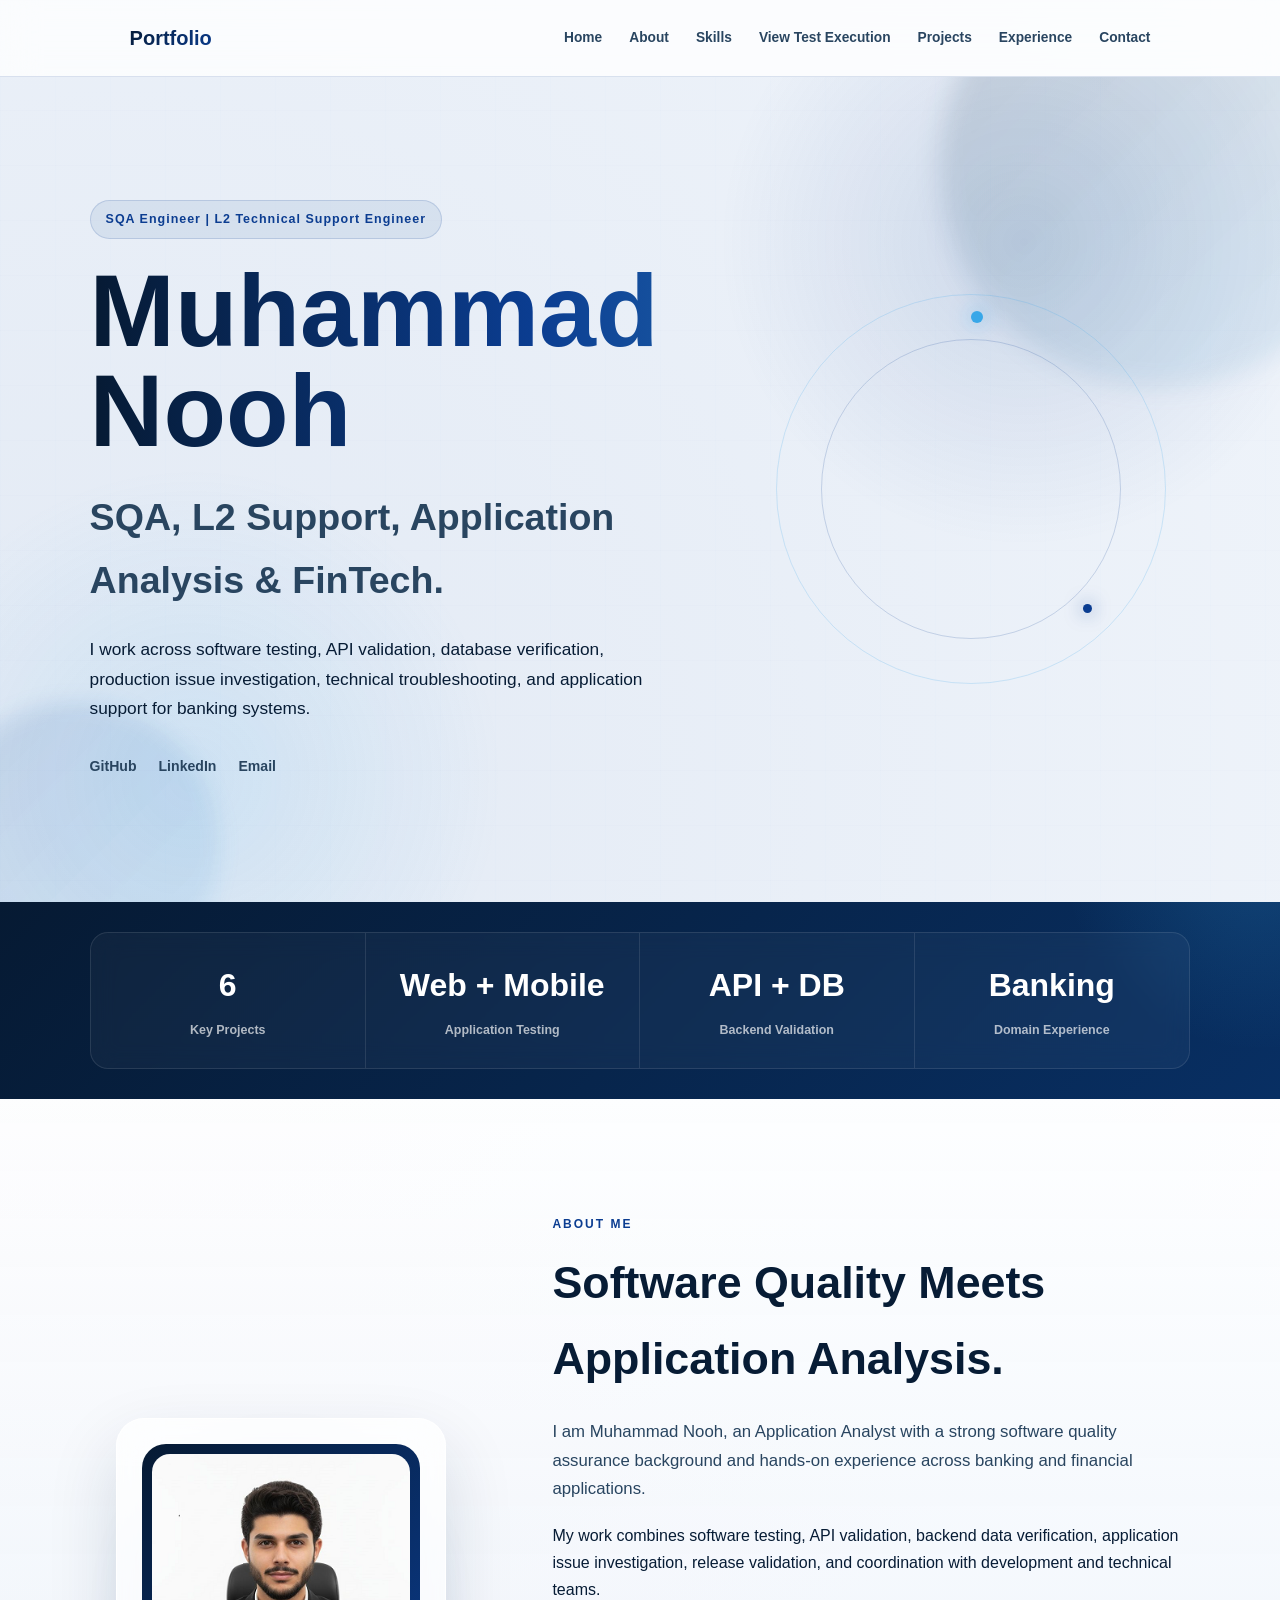
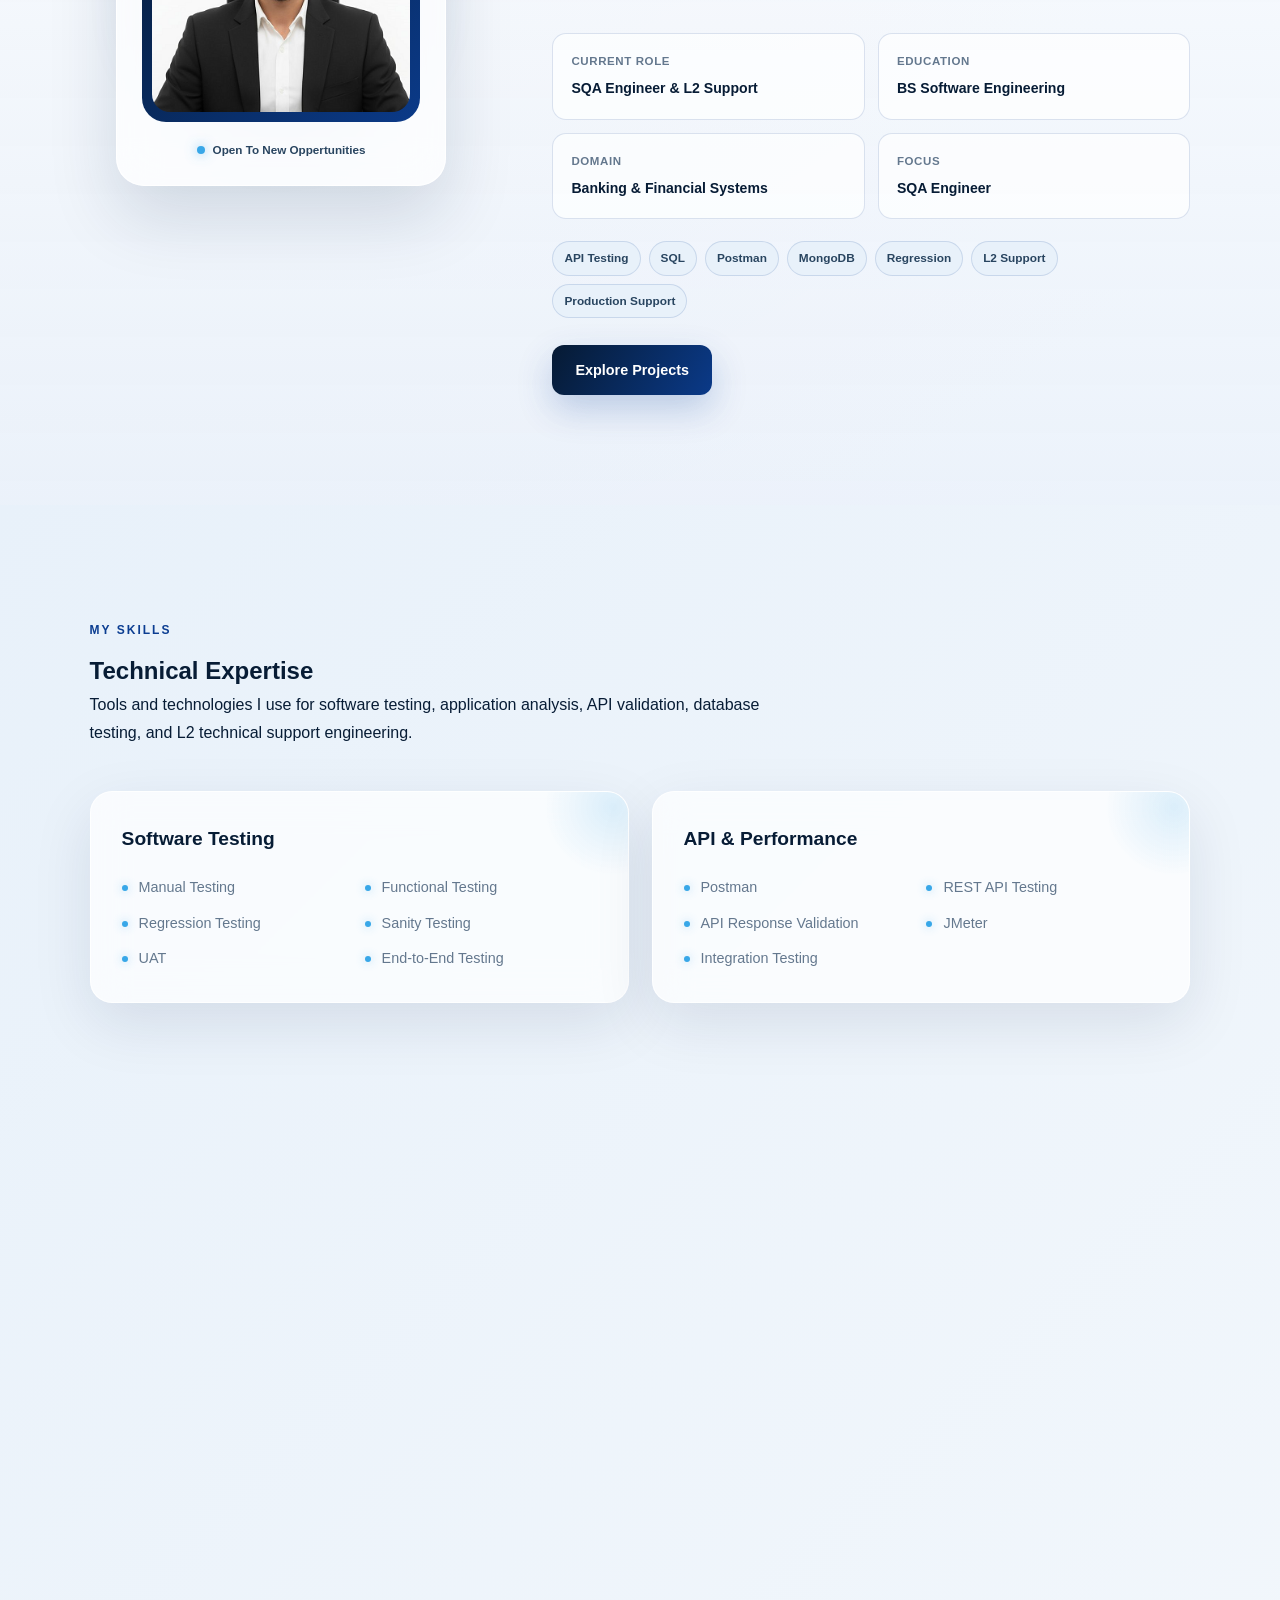
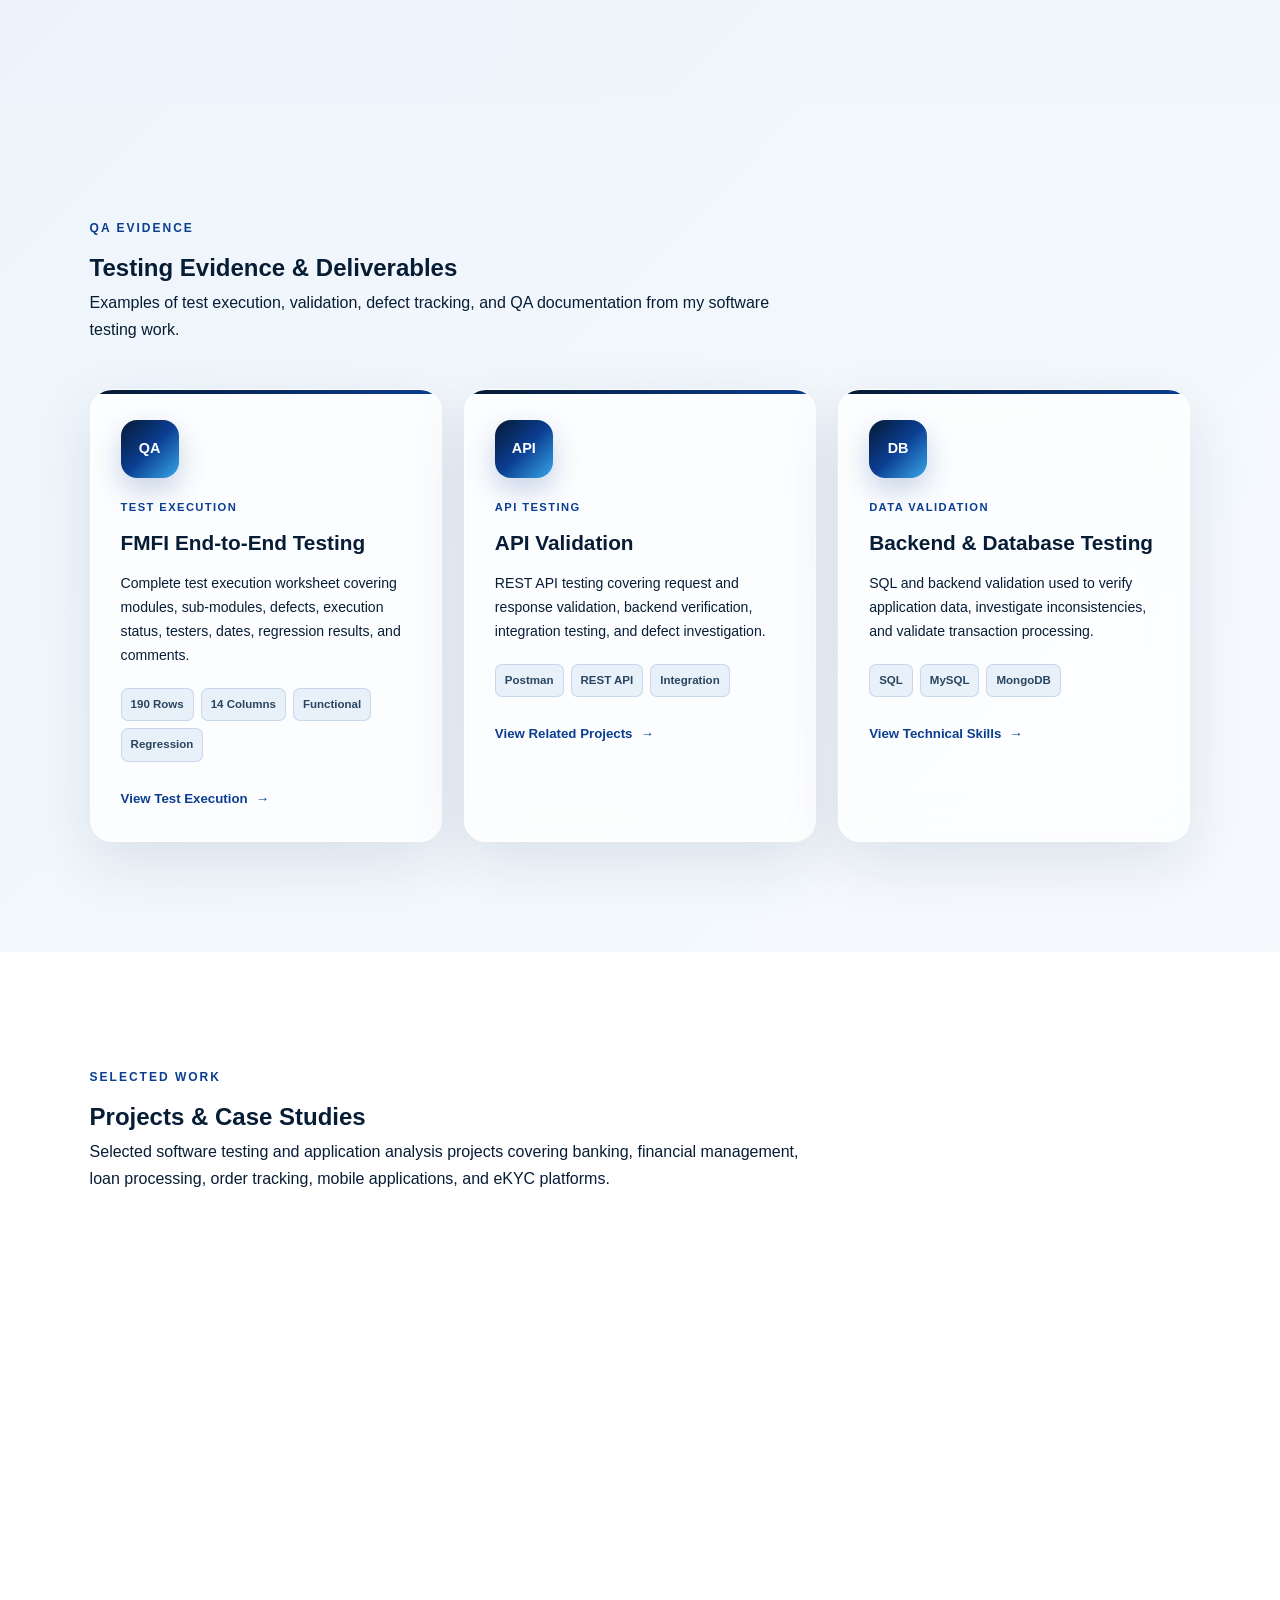
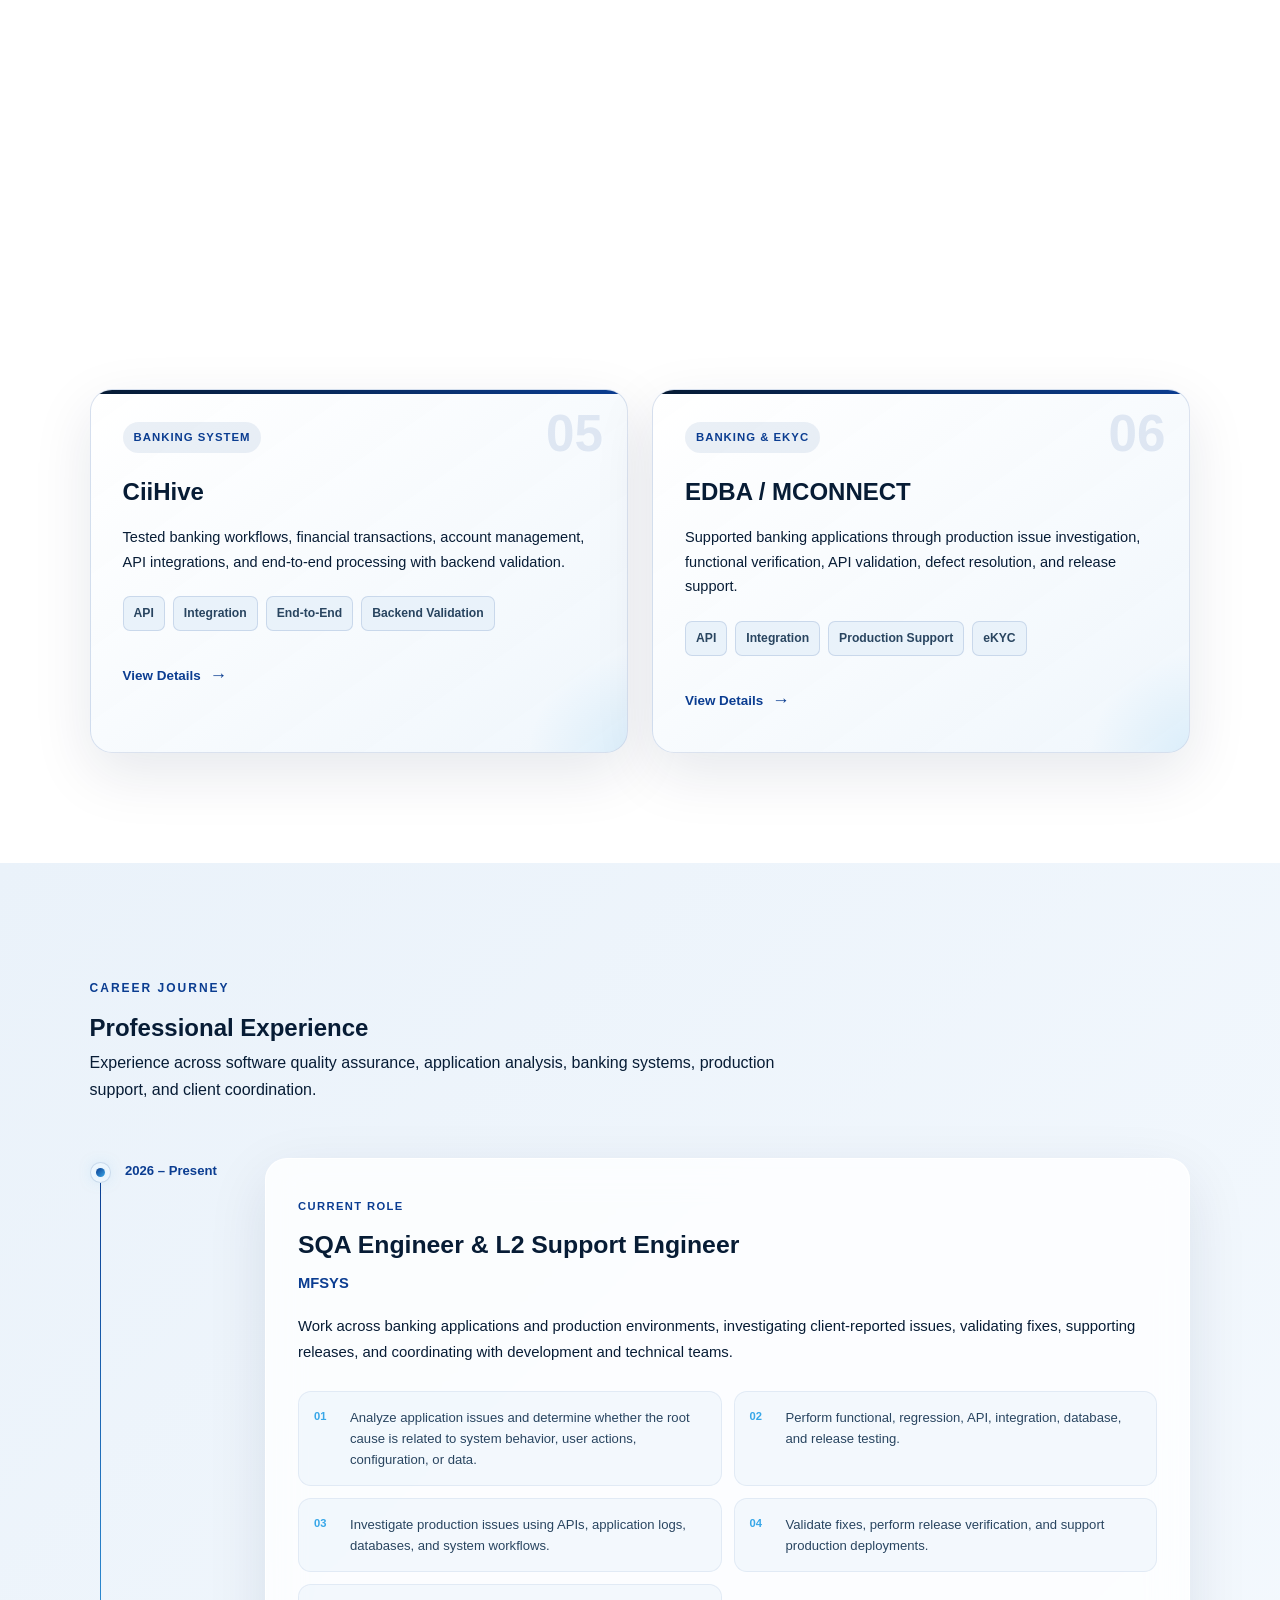
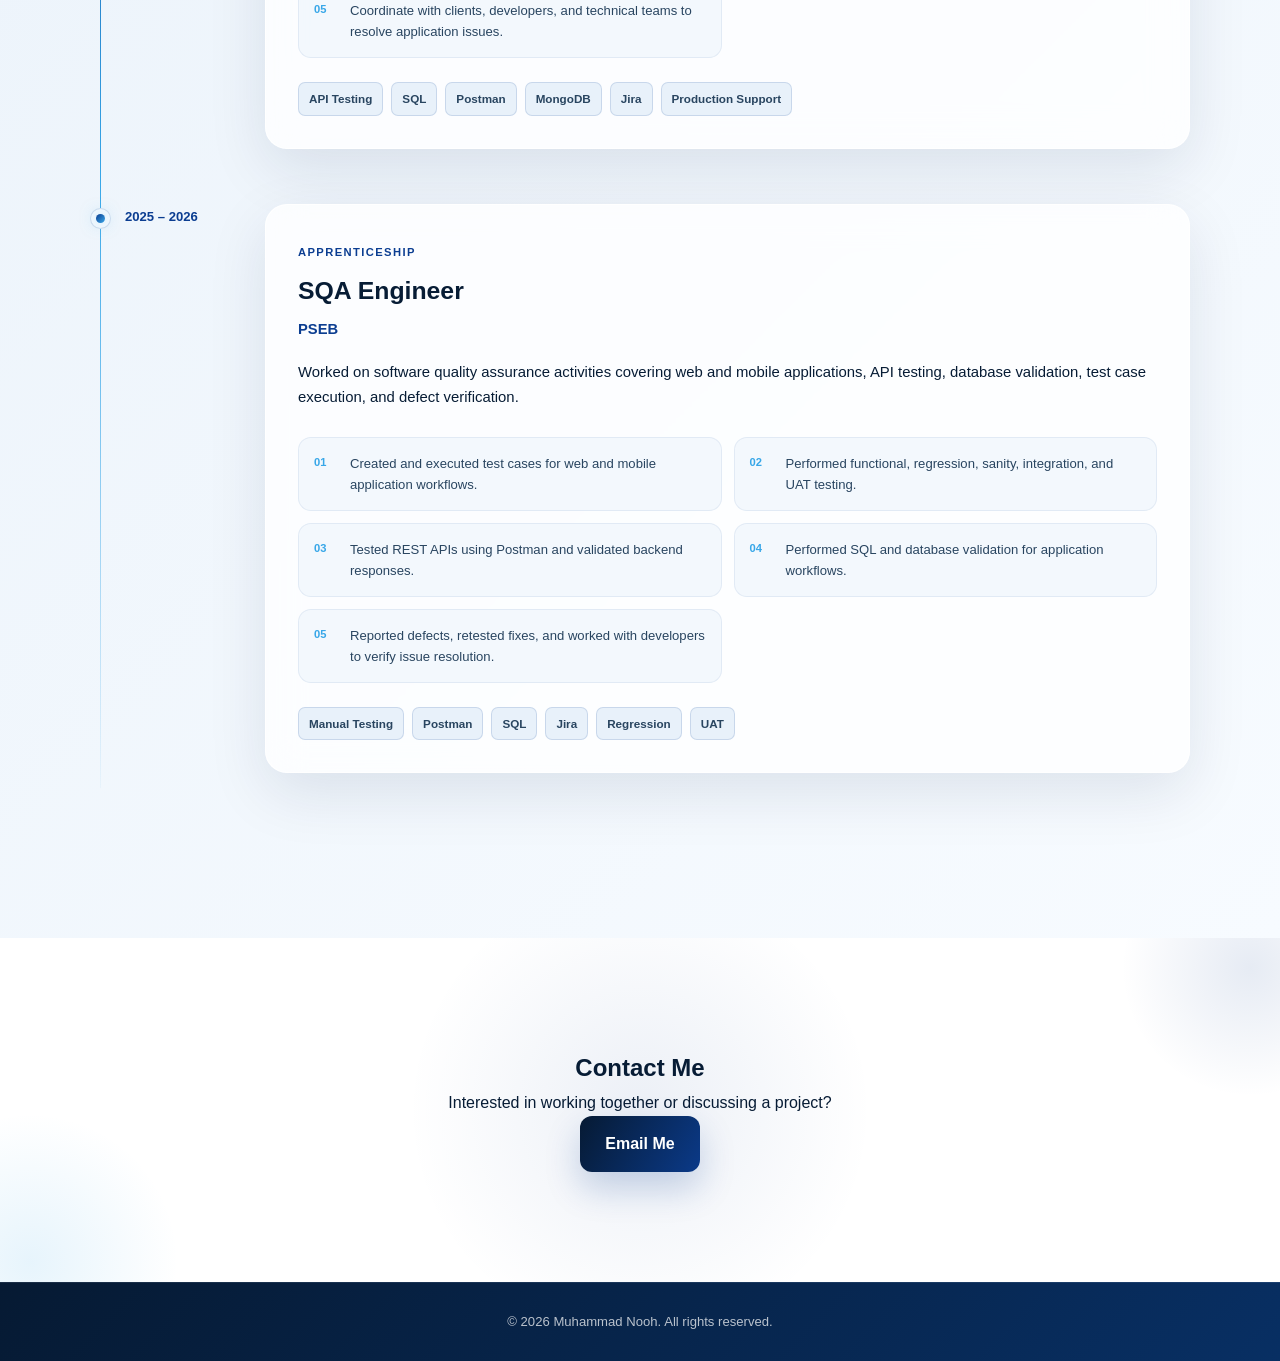
<file: index.html>
<!DOCTYPE html>
<html lang="en">
<head>
    <meta charset="UTF-8">
    <meta name="viewport" content="width=device-width, initial-scale=1.0">

    <title>Muhammad Nooh | Application Analyst & SQA Engineer</title>

    <link rel="stylesheet" href="css/style.css">
</head>

<body>
<!-- Navigation -->
<header class="site-header">

    <nav class="nav-container">

        <a href="#home" class="logo">
           Portfolio
        </a>

        <button
            class="menu-toggle"
            id="menuToggle"
            aria-label="Open navigation menu"
            aria-expanded="false"
        >
            <span></span>
            <span></span>
            <span></span>
        </button>

        <ul class="nav-menu" id="navMenu">

            <li>
                <a href="#home">Home</a>
            </li>

            <li>
                <a href="#about">About</a>
            </li>

            <li>
                <a href="#skills">Skills</a>
            </li>

            <li>
                 <a
                    href="test-cases.html"
                    class="qa-evidence-link"
                >
                    View Test Execution
                </a>
            </li>

            <li>
                <a href="#projects">Projects</a>
            </li>

            <li>
                <a href="#experience">Experience</a>
            </li>

            <li>
                <a href="#contact">Contact</a>
            </li>

        </ul>

    </nav>

</header>


    <main>

     <!-- Hero Section -->
<section id="home">

   <div class="hero-container">

    <div class="hero-layout">

        <!-- Left Side -->
        <div class="hero-content">

            <p class="hero-role">
                SQA Engineer | L2 Technical Support Engineer
            </p>

            <h1>Muhammad Nooh</h1>

            <h2>
                SQA, L2 Support, Application Analysis & FinTech.
            </h2>

            <p class="hero-description">
                I work across software testing, API validation,
                database verification, production issue investigation,
                technical troubleshooting, and application support for
                banking systems.
            </p>

            <div class="social-links">

                <a
                    href="https://github.com/Muhammad-Nooh"
                    target="_blank"
                    rel="noopener noreferrer"
                >
                    GitHub
                </a>

                <a
                    href="https://www.linkedin.com/in/muhammad-nooh-1a570b387"
                    target="_blank"
                    rel="noopener noreferrer"
                >
                    LinkedIn
                </a>

                <a href="mailto:sydmuhammadnooh@gmail.com">
                    Email
                </a>

            </div>

        </div>

        <!-- Right Side -->
        <div class="hero-visual">

            <div class="orbit orbit-one"></div>

            <div class="orbit orbit-two"></div>


        </div>

    </div>

</div>

</section>

<!-- Professional Metrics -->
<section class="metrics">

    <div class="metrics-container">

        <div class="metric">
            <strong>6</strong>
            <span>Key Projects</span>
        </div>

        <div class="metric">
            <strong>Web + Mobile</strong>
            <span>Application Testing</span>
        </div>

        <div class="metric">
            <strong>API + DB</strong>
            <span>Backend Validation</span>
        </div>

        <div class="metric">
            <strong>Banking</strong>
            <span>Domain Experience</span>
        </div>

    </div>

</section>

<!-- Profile Section -->
<section id="about">

    <div class="section-container">

        <div class="profile-layout">

            <!-- Profile Visual -->
            <div class="profile-visual">

                <div class="profile-glow"></div>

                <div class="profile-card">

                    <div class="profile-photo-frame">

                        <img
                            src="assets/images/profile.jpg"
                            alt="Muhammad Nooh"
                            class="profile-photo"
                        >

                    </div>

                    <div class="profile-status">
                        <span></span>
                        Open To New Oppertunities
                    </div>

                </div>

            </div>


            <!-- Profile Content -->
            <div class="profile-content">

                <p class="section-label">
                    ABOUT ME
                </p>

                <h2>
                    Software Quality Meets
                    Application Analysis.
                </h2>

                <p class="profile-intro">
                    I am Muhammad Nooh, an Application Analyst with a
                    strong software quality assurance background and
                    hands-on experience across banking and financial
                    applications.
                </p>

                <p>
                    My work combines software testing, API validation,
                    backend data verification, application issue
                    investigation, release validation, and coordination
                    with development and technical teams.
                </p>

                <div class="profile-info-grid">

                    <div class="profile-info">
                        <span>Current Role</span>
                        <strong>SQA Engineer & L2 Support</strong>
                    </div>

                    <div class="profile-info">
                        <span>Education</span>
                        <strong>BS Software Engineering</strong>
                    </div>

                    <div class="profile-info">
                        <span>Domain</span>
                        <strong>Banking & Financial Systems</strong>
                    </div>

                    <div class="profile-info">
                        <span>Focus</span>
                        <strong>SQA Engineer</strong>
                    </div>

                </div>

                <div class="profile-tags">

                    <span>API Testing</span>
                    <span>SQL</span>
                    <span>Postman</span>
                    <span>MongoDB</span>
                    <span>Regression</span>
                    <span>L2 Support</span>
                    <span>Production Support</span>

                </div>

                <div class="profile-actions">

                    <a
                        href="#projects"
                        class="btn primary-btn"
                    >
                        Explore Projects
                    </a>

                </div>

            </div>

        </div>

    </div>

</section>

        <!-- Skills Section -->
<section id="skills">

    <div class="section-container">

        <p class="section-label">MY SKILLS</p>

        <h2>Technical Expertise</h2>

        <p class="section-description">
            Tools and technologies I use for software testing,
            application analysis, API validation, database testing,
            and L2 technical support engineering.
        </p>

        <div class="skills-grid">

            <div class="skill-card">
                <h3>Software Testing</h3>

                <ul>
                    <li>Manual Testing</li>
                    <li>Functional Testing</li>
                    <li>Regression Testing</li>
                    <li>Sanity Testing</li>
                    <li>UAT</li>
                    <li>End-to-End Testing</li>
                </ul>
            </div>


            <div class="skill-card">
                <h3>API & Performance</h3>

                <ul>
                    <li>Postman</li>
                    <li>REST API Testing</li>
                    <li>API Response Validation</li>
                    <li>JMeter</li>
                    <li>Integration Testing</li>
                </ul>
            </div>


            <div class="skill-card">
                <h3>Database Testing</h3>

                <ul>
                    <li>SQL</li>
                    <li>MySQL</li>
                    <li>MongoDB</li>
                    <li>SQLYog</li>
                    <li>MongoDB Compass</li>
                    <li>Backend Data Validation</li>
                </ul>
            </div>


            <div class="skill-card">
                <h3>Tools & Workflow</h3>

                <ul>
                    <li>Jira</li>
                    <li>Git & GitHub</li>
                    <li>Excel Test Cases</li>
                    <li>Defect Tracking</li>
                    <li>Release Validation</li>
                    <li>Client Coordination</li>
                </ul>
            </div>


            <div class="skill-card">
                <h3>L2 Technical Support Engineering</h3>

                <ul>
                    <li>Incident investigation & RCA</li>
                    <li>Application troubleshooting</li>
                    <li>Production & UAT support</li>
                    <li>SQL data validation & reconciliation</li>
                    <li>MongoDB & SQLYog investigation</li>
                    <li>REST API troubleshooting</li>
                    <li>Log analysis & error diagnosis</li>
                    <li>Escalation to L3/development</li>
                    <li>Issue tracking via Jira</li>
                    <li>Performance & latency analysis</li>
                </ul>
            </div>

        </div>

    </div>

</section>

<!-- QA Evidence Section -->
<section id="qa-evidence">

    <div class="section-container">

        <p class="section-label">
            QA EVIDENCE
        </p>

        <h2>
            Testing Evidence & Deliverables
        </h2>

        <p class="section-description">
            Examples of test execution, validation, defect tracking,
            and QA documentation from my software testing work.
        </p>


        <div class="qa-evidence-grid">

            <!-- Test Case Execution -->
            <article class="qa-evidence-card">

                <div class="qa-evidence-icon">
                    QA
                </div>

                <span class="qa-evidence-type">
                    TEST EXECUTION
                </span>

                <h3>
                    FMFI End-to-End Testing
                </h3>

                <p>
                    Complete test execution worksheet covering modules,
                    sub-modules, defects, execution status, testers,
                    dates, regression results, and comments.
                </p>

                <div class="qa-evidence-tags">

                    <span>190 Rows</span>
                    <span>14 Columns</span>
                    <span>Functional</span>
                    <span>Regression</span>

                </div>

                <a
                    href="test-cases.html"
                    class="qa-evidence-link"
                >
                    View Test Execution
                    <span>→</span>
                </a>

            </article>


            <!-- API Testing -->
            <article class="qa-evidence-card">

                <div class="qa-evidence-icon">
                    API
                </div>

                <span class="qa-evidence-type">
                    API TESTING
                </span>

                <h3>
                    API Validation
                </h3>

                <p>
                    REST API testing covering request and response
                    validation, backend verification, integration
                    testing, and defect investigation.
                </p>

                <div class="qa-evidence-tags">

                    <span>Postman</span>
                    <span>REST API</span>
                    <span>Integration</span>

                </div>

                <a
                    href="#projects"
                    class="qa-evidence-link"
                >
                    View Related Projects
                    <span>→</span>
                </a>

            </article>


            <!-- Database -->
            <article class="qa-evidence-card">

                <div class="qa-evidence-icon">
                    DB
                </div>

                <span class="qa-evidence-type">
                    DATA VALIDATION
                </span>

                <h3>
                    Backend & Database Testing
                </h3>

                <p>
                    SQL and backend validation used to verify application
                    data, investigate inconsistencies, and validate
                    transaction processing.
                </p>

                <div class="qa-evidence-tags">

                    <span>SQL</span>
                    <span>MySQL</span>
                    <span>MongoDB</span>

                </div>

                <a
                    href="#skills"
                    class="qa-evidence-link"
                >
                    View Technical Skills
                    <span>→</span>
                </a>

            </article>

        </div>

    </div>

</section>

<!-- Projects Section -->
<section id="projects">

    <div class="section-container">

        <p class="section-label">SELECTED WORK</p>

        <h2>Projects & Case Studies</h2>

        <p class="section-description">
            Selected software testing and application analysis projects
            covering banking, financial management, loan processing,
            order tracking, mobile applications, and eKYC platforms.
        </p>

        <div class="projects-grid">


            <!-- Digital Kisaan -->
            <article class="project-card">

                <div class="project-number">01</div>

                <div class="project-header">
                    <span class="project-type">
                        MIS / Financial Management
                    </span>
                </div>

                <h3>Digital Kisaan</h3>

                <p>
                    Tested financial management, credit management,
                    cooperative governance, inventory, member registration,
                    and asset-related workflows across the MIS platform.
                </p>

                <div class="project-skills">
                    <span>Functional</span>
                    <span>End-to-End</span>
                    <span>Regression</span>
                    <span>Financial QA</span>
                </div>

                <button
                    class="project-details-btn"
                    data-project="digital-kisaan"
                >
                    View Details
                    <span>→</span>
                </button>

            </article>


            <!-- HFI -->
            <article class="project-card">

                <div class="project-number">02</div>

                <div class="project-header">
                    <span class="project-type">
                        Order Tracking
                    </span>
                </div>

                <h3>HFI – Order Tracking System</h3>

                <p>
                    Performed end-to-end testing of order tracking and
                    processing workflows, including certification-related
                    processes and cross-module data validation.
                </p>

                <div class="project-skills">
                    <span>Functional</span>
                    <span>End-to-End</span>
                    <span>Regression</span>
                    <span>Jira</span>
                </div>

                <button
                    class="project-details-btn"
                    data-project="hfi"
                >
                    View Details
                    <span>→</span>
                </button>

            </article>


            <!-- LoanLeaf -->
            <article class="project-card">

                <div class="project-number">03</div>

                <div class="project-header">
                    <span class="project-type">
                        Loan Management
                    </span>
                </div>

                <h3>LoanLeaf</h3>

                <p>
                    Tested loan application, approval, disbursement,
                    repayment, registration workflows, and backend
                    integrations.
                </p>

                <div class="project-skills">
                    <span>Functional</span>
                    <span>API</span>
                    <span>Postman</span>
                    <span>SQL</span>
                </div>

                <button
                    class="project-details-btn"
                    data-project="loanleaf"
                >
                    View Details
                    <span>→</span>
                </button>

            </article>


            <!-- DFS -->
            <article class="project-card">

                <div class="project-number">04</div>

                <div class="project-header">
                    <span class="project-type">
                        Mobile Banking
                    </span>
                </div>

                <h3>Mobile App DFS</h3>

                <p>
                    Tested digital banking workflows covering login,
                    account management, transactions, and backend API
                    responses.
                </p>

                <div class="project-skills">
                    <span>Functional</span>
                    <span>Regression</span>
                    <span>API</span>
                    <span>Postman</span>
                </div>

                <button
                    class="project-details-btn"
                    data-project="dfs"
                >
                    View Details
                    <span>→</span>
                </button>

            </article>


            <!-- CiiHive -->
            <article class="project-card">

                <div class="project-number">05</div>

                <div class="project-header">
                    <span class="project-type">
                        Banking System
                    </span>
                </div>

                <h3>CiiHive</h3>

                <p>
                    Tested banking workflows, financial transactions,
                    account management, API integrations, and end-to-end
                    processing with backend validation.
                </p>

                <div class="project-skills">
                    <span>API</span>
                    <span>Integration</span>
                    <span>End-to-End</span>
                    <span>Backend Validation</span>
                </div>

                <button
                    class="project-details-btn"
                    data-project="ciihive"
                >
                    View Details
                    <span>→</span>
                </button>

            </article>


            <!-- EDBA / MCONNECT -->
            <article class="project-card">

                <div class="project-number">06</div>

                <div class="project-header">
                    <span class="project-type">
                        Banking & eKYC
                    </span>
                </div>

                <h3>EDBA / MCONNECT</h3>

                <p>
                    Supported banking applications through production
                    issue investigation, functional verification, API
                    validation, defect resolution, and release support.
                </p>

                <div class="project-skills">
                    <span>API</span>
                    <span>Integration</span>
                    <span>Production Support</span>
                    <span>eKYC</span>
                </div>

                <button
                    class="project-details-btn"
                    data-project="ebda"
                >
                    View Details
                    <span>→</span>
                </button>

            </article>

        </div>

    </div>

</section>


<!-- Project Details Modal -->
<div class="project-modal" id="projectModal">

    <div class="project-modal-overlay"></div>

    <div class="project-modal-content">

        <button
            class="project-modal-close"
            id="projectModalClose"
            aria-label="Close project details"
        >
            ×
        </button>

        <span
            class="modal-project-type"
            id="modalProjectType"
        ></span>

        <h3 id="modalProjectTitle"></h3>

        <p id="modalProjectDescription"></p>

        <div class="modal-details-grid">

            <div>
                <strong>Focus</strong>
                <span id="modalProjectFocus"></span>
            </div>

            <div>
                <strong>Testing</strong>
                <span id="modalProjectTesting"></span>
            </div>

            <div>
                <strong>Tools</strong>
                <span id="modalProjectTools"></span>
            </div>

            <div>
                <strong>Contribution</strong>
                <span id="modalProjectContribution"></span>
            </div>

        </div>

    </div>

</div>
      <!-- Experience Section -->
<section id="experience">

    <div class="section-container">

        <p class="section-label">CAREER JOURNEY</p>

        <h2>Professional Experience</h2>

        <p class="section-description">
            Experience across software quality assurance, application
            analysis, banking systems, production support, and client
            coordination.
        </p>


        <div class="experience-timeline">


            <!-- MFSYS -->
            <article class="timeline-item">

                <div class="timeline-marker">

                    <span></span>

                </div>


                <div class="timeline-date">
                    2026 – Present
                </div>


                <div class="timeline-card">

                    <div class="timeline-header">

                        <div>

                            <span class="timeline-type">
                                CURRENT ROLE
                            </span>

                            <h3>
                                SQA Engineer & L2 Support Engineer
                            </h3>

                            <p class="company-name">
                                MFSYS
                            </p>

                        </div>

                    </div>


                    <p class="timeline-summary">
                        Work across banking applications and production
                        environments, investigating client-reported issues,
                        validating fixes, supporting releases, and coordinating
                        with development and technical teams.
                    </p>


                    <div class="timeline-responsibilities">

                        <div>
                            <span>01</span>

                            <p>
                                Analyze application issues and determine
                                whether the root cause is related to system
                                behavior, user actions, configuration, or data.
                            </p>
                        </div>


                        <div>
                            <span>02</span>

                            <p>
                                Perform functional, regression, API,
                                integration, database, and release testing.
                            </p>
                        </div>


                        <div>
                            <span>03</span>

                            <p>
                                Investigate production issues using APIs,
                                application logs, databases, and system
                                workflows.
                            </p>
                        </div>


                        <div>
                            <span>04</span>

                            <p>
                                Validate fixes, perform release verification,
                                and support production deployments.
                            </p>
                        </div>


                        <div>
                            <span>05</span>

                            <p>
                                Coordinate with clients, developers, 
                                and technical teams to resolve
                                application issues.
                            </p>
                        </div>

                    </div>


                    <div class="timeline-tools">

                        <span>API Testing</span>
                        <span>SQL</span>
                        <span>Postman</span>
                        <span>MongoDB</span>
                        <span>Jira</span>
                        <span>Production Support</span>

                    </div>

                </div>

            </article>


            <!-- PSEB -->
            <article class="timeline-item">

                <div class="timeline-marker">

                    <span></span>

                </div>


                <div class="timeline-date">
                    2025 – 2026
                </div>


                <div class="timeline-card">

                    <div class="timeline-header">

                        <div>

                            <span class="timeline-type">
                                APPRENTICESHIP
                            </span>

                            <h3>
                                SQA Engineer
                            </h3>

                            <p class="company-name">
                                PSEB
                            </p>

                        </div>

                    </div>


                    <p class="timeline-summary">
                        Worked on software quality assurance activities
                        covering web and mobile applications, API testing,
                        database validation, test case execution, and defect
                        verification.
                    </p>


                    <div class="timeline-responsibilities">

                        <div>
                            <span>01</span>

                            <p>
                                Created and executed test cases for web and
                                mobile application workflows.
                            </p>
                        </div>


                        <div>
                            <span>02</span>

                            <p>
                                Performed functional, regression, sanity,
                                integration, and UAT testing.
                            </p>
                        </div>


                        <div>
                            <span>03</span>

                            <p>
                                Tested REST APIs using Postman and validated
                                backend responses.
                            </p>
                        </div>


                        <div>
                            <span>04</span>

                            <p>
                                Performed SQL and database validation for
                                application workflows.
                            </p>
                        </div>


                        <div>
                            <span>05</span>

                            <p>
                                Reported defects, retested fixes, and worked
                                with developers to verify issue resolution.
                            </p>
                        </div>

                    </div>


                    <div class="timeline-tools">

                        <span>Manual Testing</span>
                        <span>Postman</span>
                        <span>SQL</span>
                        <span>Jira</span>
                        <span>Regression</span>
                        <span>UAT</span>

                    </div>

                </div>

            </article>

        </div>

    </div>

</section>

        <!-- Contact Section -->
        <section id="contact">

            <h2>Contact Me</h2>

            <p>
                Interested in working together or discussing a project?
            </p>

            <a href="mailto:sydmuhammadnooh@gmail.com">
                Email Me
            </a>

        </section>

    </main>


    <footer>

        <p>
            © 2026 Muhammad Nooh. All rights reserved.
        </p>

    </footer>


    <script src="js/script.js"></script>

</body>
</html>
</file>
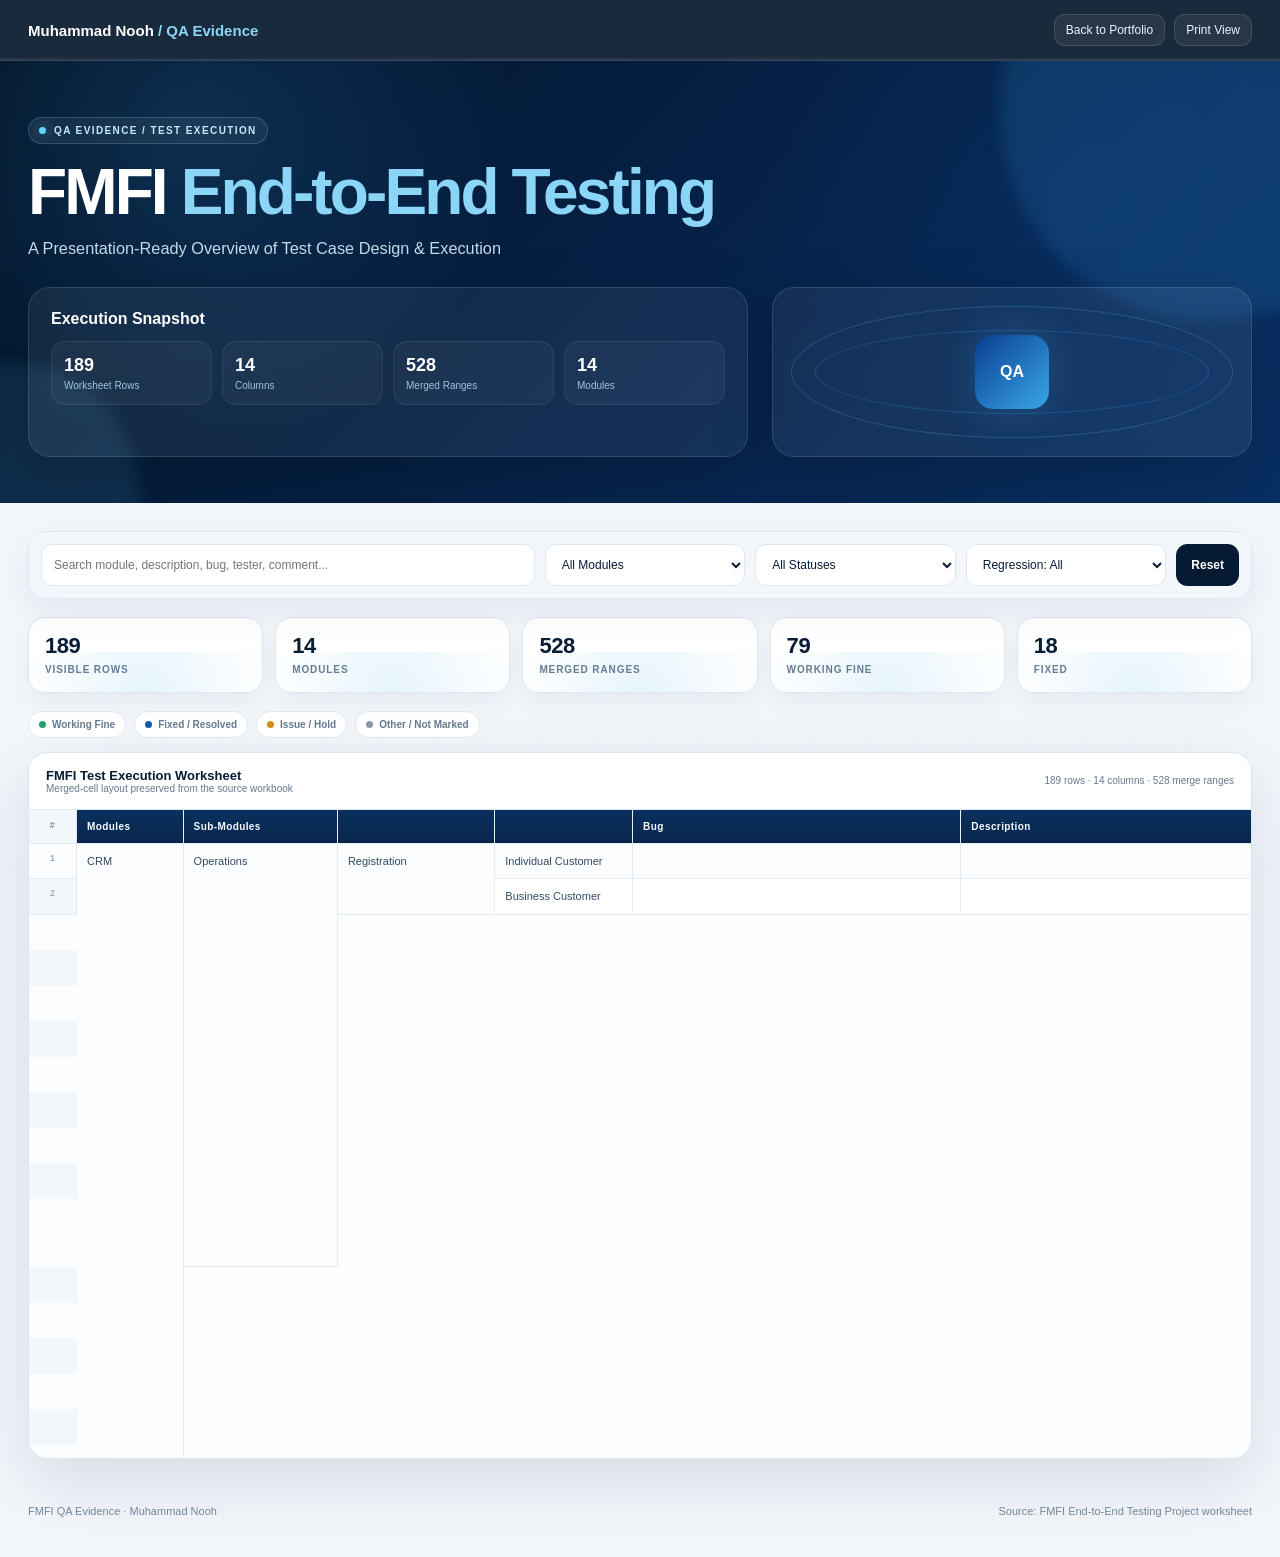
<file: test-cases.html>
<!DOCTYPE html>
<html lang="en">
<head>
<meta charset="UTF-8">
<meta name="viewport" content="width=device-width, initial-scale=1.0">
<meta name="theme-color" content="#061a33">
<title>FMFI End-to-End Testing | QA Evidence — Muhammad Nooh</title>
<style>

:root{
 --navy-950:#031328;--navy-900:#061a33;--navy-800:#082f63;--navy-700:#0b3d91;
 --blue-600:#2f80bd;--blue-500:#38a7e8;--blue-300:#8bd5f6;--cyan:#62d5ff;
 --bg:#f3f7fc;--surface:#fff;--ink:#071c35;--muted:#657a90;--line:#dce7f1;
 --shadow:0 22px 70px rgba(3,19,40,.12);--shadow2:0 34px 100px rgba(3,19,40,.20)
}
*{box-sizing:border-box}
html{scroll-behavior:smooth}
body{margin:0;font-family:Inter,Segoe UI,Arial,sans-serif;background:var(--bg);color:var(--ink);overflow-x:hidden}
body::before{content:"";position:fixed;inset:0;pointer-events:none;opacity:.55;background-image:linear-gradient(rgba(11,61,145,.03) 1px,transparent 1px),linear-gradient(90deg,rgba(56,167,232,.03) 1px,transparent 1px);background-size:54px 54px;animation:grid 22s linear infinite;z-index:-3}
@keyframes grid{to{background-position:54px 54px}}
@keyframes drift{0%,100%{transform:translate3d(0,0,0)}50%{transform:translate3d(34px,-24px,0)}}
@keyframes pulse{0%,100%{transform:scale(1);opacity:.85}50%{transform:scale(1.35);opacity:1}}
@keyframes scan{from{transform:translateY(-120%)}to{transform:translateY(620%)}}
@keyframes float{0%,100%{transform:translateY(0)}50%{transform:translateY(-8px)}}
@keyframes reveal{from{opacity:0;transform:translateY(22px)}to{opacity:1;transform:none}}
.topbar{position:sticky;top:0;z-index:1000;background:rgba(3,19,40,.90);backdrop-filter:blur(18px);border-bottom:1px solid rgba(255,255,255,.08)}
.nav{max-width:1500px;margin:auto;padding:14px 28px;display:flex;align-items:center;justify-content:space-between;gap:20px}
.brand{color:#fff;text-decoration:none;font-weight:900;font-size:15px}.brand em{font-style:normal;color:var(--blue-300);font-weight:700}
.nav-actions{display:flex;align-items:center;gap:9px;flex-wrap:wrap}.nav-btn{border:1px solid rgba(255,255,255,.12);background:rgba(255,255,255,.06);color:#e9f6ff;border-radius:11px;padding:8px 11px;font-size:12px;cursor:pointer;transition:.25s}.nav-btn:hover{transform:translateY(-2px);background:rgba(56,167,232,.16)}
.progress{position:absolute;left:0;right:0;bottom:-1px;height:3px;background:rgba(255,255,255,.06)}.progress span{display:block;width:0;height:100%;background:linear-gradient(90deg,#38a7e8,#8bd5f6);box-shadow:0 0 14px rgba(56,167,232,.55)}
.hero{position:relative;overflow:hidden;background:radial-gradient(circle at 15% 15%,rgba(56,167,232,.16),transparent 28%),radial-gradient(circle at 86% 30%,rgba(11,61,145,.18),transparent 30%),linear-gradient(135deg,var(--navy-950),var(--navy-800));color:#fff}
.hero:before,.hero:after{content:"";position:absolute;border-radius:50%;filter:blur(8px);pointer-events:none}.hero:before{width:420px;height:420px;right:-140px;top:-160px;background:rgba(56,167,232,.14);animation:drift 9s ease-in-out infinite}.hero:after{width:260px;height:260px;left:-120px;bottom:-120px;background:rgba(98,213,255,.10);animation:drift 11s ease-in-out infinite reverse}
.hero-inner{max-width:1500px;margin:auto;padding:56px 28px 46px;position:relative;z-index:2}.eyebrow{display:inline-flex;gap:8px;align-items:center;border:1px solid rgba(139,213,246,.22);background:rgba(255,255,255,.06);padding:7px 10px;border-radius:999px;text-transform:uppercase;letter-spacing:1.4px;font-size:10px;font-weight:900;color:#bfeaff}.dot{width:7px;height:7px;border-radius:50%;background:#62d5ff;box-shadow:0 0 14px rgba(98,213,255,.8);animation:pulse 2s ease-in-out infinite}
.hero h1{margin:16px 0 9px;font-size:clamp(2.2rem,5vw,4.6rem);line-height:1.02;letter-spacing:-.045em}.hero h1 span{color:var(--blue-300)}.hero-copy{max-width:820px;color:#c6d9ea;font-size:1.02rem;line-height:1.75;margin:0 0 24px}
.hero-grid{display:grid;grid-template-columns:1.2fr .8fr;gap:24px;align-items:stretch}.hero-panel{border:1px solid rgba(255,255,255,.12);background:rgba(255,255,255,.06);border-radius:22px;padding:22px;backdrop-filter:blur(16px);box-shadow:0 20px 60px rgba(0,0,0,.18)}.hero-panel h2{margin:0 0 13px;font-size:16px}
.hero-meta{display:grid;grid-template-columns:repeat(4,1fr);gap:10px}.meta{padding:13px 12px;border:1px solid rgba(255,255,255,.08);background:rgba(255,255,255,.04);border-radius:14px;animation:float 5s ease-in-out infinite}.meta:nth-child(2){animation-delay:.4s}.meta:nth-child(3){animation-delay:.8s}.meta:nth-child(4){animation-delay:1.2s}.meta strong{display:block;font-size:18px;color:#fff}.meta span{display:block;margin-top:4px;color:#9fc4df;font-size:10px}
.side-graphic{height:100%;min-height:170px;position:relative;overflow:hidden}.side-graphic:before{content:"";position:absolute;inset:0;background:linear-gradient(180deg,transparent,rgba(98,213,255,.05),transparent);transform:translateY(-120%);animation:scan 4s linear infinite}.orbit{position:absolute;border:1px solid rgba(98,213,255,.20);border-radius:50%;inset:18px;animation:float 5s ease-in-out infinite}.orbit.o2{inset:42px;border-color:rgba(56,167,232,.24);animation-delay:-1.5s}.center-node{position:absolute;left:50%;top:50%;transform:translate(-50%,-50%);width:74px;height:74px;border-radius:18px;display:grid;place-items:center;background:linear-gradient(135deg,#0b3d91,#38a7e8);font-weight:900;box-shadow:0 0 40px rgba(56,167,232,.25)}
.main{max-width:1500px;margin:auto;padding:28px}.toolbar{position:sticky;top:66px;z-index:900;background:rgba(243,247,252,.90);backdrop-filter:blur(16px);border:1px solid var(--line);border-radius:18px;padding:12px;box-shadow:0 12px 35px rgba(3,19,40,.07)}.toolbar-grid{display:grid;grid-template-columns:minmax(250px,1.6fr) repeat(3,minmax(150px,.65fr)) auto;gap:10px;align-items:center}
.control{height:42px;border:1px solid var(--line);border-radius:11px;background:#fff;color:var(--ink);padding:0 12px;font:inherit;font-size:12px;outline:none;transition:.2s}.control:focus{border-color:rgba(11,61,145,.35);box-shadow:0 0 0 4px rgba(56,167,232,.10)}.toolbar-btn{height:42px;border:1px solid var(--navy-900);background:var(--navy-900);color:#fff;border-radius:11px;padding:0 14px;font-size:12px;font-weight:800;cursor:pointer}.toolbar-btn:hover{background:var(--navy-800)}
.stats{display:grid;grid-template-columns:repeat(5,1fr);gap:12px;margin:18px 0}.stat{background:#fff;border:1px solid var(--line);border-radius:17px;padding:15px 16px;box-shadow:0 10px 28px rgba(3,19,40,.05);position:relative;overflow:hidden}.stat:after{content:"";position:absolute;left:-30%;right:-30%;bottom:-40px;height:80px;background:radial-gradient(circle,rgba(56,167,232,.12),transparent 65%)}.stat strong{display:block;font-size:22px;letter-spacing:-.02em}.stat span{color:var(--muted);font-size:10px;text-transform:uppercase;letter-spacing:.9px;font-weight:800}
.status-legend{display:flex;gap:8px;flex-wrap:wrap;margin:0 0 14px}.pill{display:inline-flex;align-items:center;gap:6px;border:1px solid var(--line);background:#fff;border-radius:999px;padding:7px 10px;font-size:10px;color:var(--muted);font-weight:800}.pill i{width:7px;height:7px;border-radius:50%;display:block}.good i{background:#22a06b}.fixed i{background:#0b5ca8}.issue i{background:#d78d18}.neutral i{background:#8a98a8}
.sheet-shell{background:#fff;border:1px solid var(--line);border-radius:20px;box-shadow:var(--shadow);overflow:hidden}.sheet-top{padding:15px 17px;border-bottom:1px solid var(--line);display:flex;justify-content:space-between;gap:14px;align-items:center}.sheet-title{font-weight:900;font-size:13px}.sheet-sub{font-size:10px;color:var(--muted)}.table-wrap{overflow:auto;max-height:72vh;background:#fbfdff;scroll-behavior:smooth}
table{border-collapse:separate;border-spacing:0;min-width:1880px;width:max-content;font-size:11px}th,td{border-right:1px solid #e5edf4;border-bottom:1px solid #e5edf4;vertical-align:top}th{position:sticky;top:0;z-index:30;background:linear-gradient(180deg,#0a315f,#08254a);color:#f7fbff;padding:11px 10px;text-align:left;font-size:10px;letter-spacing:.4px;white-space:nowrap}td{padding:9px 10px;color:#334b63;line-height:1.5;min-width:102px;max-width:320px;white-space:pre-wrap;background:#fff}
.row-index{position:sticky;left:0;z-index:25;min-width:48px;width:48px;max-width:48px;text-align:center;font-size:9px;font-family:ui-monospace,SFMono-Regular,Consolas,monospace;color:#7b8da0;background:#f2f7fb;border-right:1px solid #dce7f1!important}.table-row:nth-child(odd) td{background:#fbfdff}.table-row:hover td{background:#eef7fd!important}.wide-cell{min-width:220px;max-width:360px}.date-cell{white-space:nowrap;color:#365b77;font-variant-numeric:tabular-nums}.status-good,.status-fixed,.status-issue,.status-neutral{font-weight:800;white-space:nowrap}.status-good{color:#087553;background:#f1fbf7!important}.status-fixed{color:#0a5f9f;background:#f1f8fe!important}.status-issue{color:#9a5a00;background:#fff8ec!important}.status-neutral{color:#5b6978}.match-row td{box-shadow:inset 0 0 0 1px rgba(56,167,232,.15)}.hidden-row{display:none}.empty-state{display:none;padding:46px;text-align:center;color:var(--muted)}.empty-state.show{display:block}mark{background:#d9f3ff;color:#05345e;padding:0 2px;border-radius:3px}
.footer{max-width:1500px;margin:18px auto 40px;padding:0 28px;color:#72879a;font-size:11px;display:flex;justify-content:space-between;gap:12px;flex-wrap:wrap}.fade-in{animation:reveal .6s both}.delay1{animation-delay:.08s}.delay2{animation-delay:.16s}.delay3{animation-delay:.24s}
@media(max-width:1100px){.hero-grid{grid-template-columns:1fr}.toolbar-grid{grid-template-columns:1fr 1fr}.stats{grid-template-columns:repeat(3,1fr)}}
@media(max-width:720px){.nav{padding:12px 14px}.main,.hero-inner,.footer{padding-left:14px;padding-right:14px}.hero-meta{grid-template-columns:repeat(2,1fr)}.toolbar{top:62px}.toolbar-grid{grid-template-columns:1fr}.stats{grid-template-columns:repeat(2,1fr)}.sheet-sub{display:none}.side-graphic{min-height:190px}}
@media(max-width:480px){.stats{grid-template-columns:1fr 1fr}.hero h1{font-size:2.6rem}}
@media print{.topbar,.toolbar,.stats,.status-legend,.footer{display:none}.hero{color:#000;background:#fff}.hero:before,.hero:after,.side-graphic{display:none}.main{padding:0} .sheet-shell{box-shadow:none;border:none}.table-wrap{max-height:none;overflow:visible}table{font-size:9px;min-width:0;width:100%}th{position:static;color:#000;background:#eef3f7}.row-index{position:static}}
@media(prefers-reduced-motion:reduce){*,*::before,*::after{animation-duration:.01ms!important;animation-iteration-count:1!important;transition-duration:.01ms!important;scroll-behavior:auto!important}}

</style>
</head>
<body>
<header class="topbar">
  <div class="nav">
    <a class="brand" href="index.html">Muhammad Nooh <em>/ QA Evidence</em></a>
    <div class="nav-actions">
      <button class="nav-btn" id="topBtn">Back to Portfolio</button>
      <button class="nav-btn" id="printBtn">Print View</button>
    </div>
  </div>
  <div class="progress"><span id="progressBar"></span></div>
</header>
<section class="hero">
  <div class="hero-inner">
    <div class="eyebrow fade-in"><span class="dot"></span> QA Evidence / Test Execution</div>
    <h1 class="fade-in delay1">FMFI <span>End-to-End Testing</span></h1>
    <p class="hero-copy fade-in delay2">A Presentation-Ready Overview of Test Case Design & Execution</p>
    <div class="hero-grid fade-in delay3">
      <div class="hero-panel">
        <h2>Execution Snapshot</h2>
        <div class="hero-meta">
          <div class="meta"><strong>189</strong><span>Worksheet Rows</span></div>
          <div class="meta"><strong>14</strong><span>Columns</span></div>
          <div class="meta"><strong>528</strong><span>Merged Ranges</span></div>
          <div class="meta"><strong>14</strong><span>Modules</span></div>
        </div>
      </div>
      <div class="hero-panel side-graphic"><div class="orbit"></div><div class="orbit o2"></div><div class="center-node">QA</div></div>
    </div>
  </div>
</section>
<main class="main">
  <section class="toolbar">
    <div class="toolbar-grid">
      <input id="search" class="control" type="search" placeholder="Search module, description, bug, tester, comment...">
      <select id="moduleFilter" class="control"><option value="">All Modules</option><option value="crm">CRM</option><option value="loan">Loan</option><option value="deposit">Deposit</option><option value="term deposit">Term Deposit</option><option value="user batch">User Batch</option><option value="cash transaction">Cash Transaction</option><option value="transaction">Transaction</option><option value="miscellaneous">Miscellaneous</option><option value="authorization">Authorization</option><option value="reversal">Reversal</option><option value="cancellation">Cancellation</option><option value="back office">Back Office</option><option value="reports">Reports</option><option value="exchange">Exchange</option></select>
      <select id="statusFilter" class="control"><option value="">All Statuses</option><option value="working">Working Fine</option><option value="fixed">Fixed / Resolved</option><option value="issue">Issues / Holds</option></select>
      <select id="regFilter" class="control"><option value="">Regression: All</option><option value="working">Regression Working Fine</option><option value="issue">Regression Issues</option></select>
      <button id="clearBtn" class="toolbar-btn">Reset</button>
    </div>
  </section>
  <section class="stats">
    <div class="stat"><strong id="visibleCount">189</strong><span>Visible Rows</span></div>
    <div class="stat"><strong>14</strong><span>Modules</span></div>
    <div class="stat"><strong>528</strong><span>Merged Ranges</span></div>
    <div class="stat"><strong>79</strong><span>Working Fine</span></div>
    <div class="stat"><strong>18</strong><span>Fixed</span></div>
  </section>
  <div class="status-legend">
    <span class="pill good"><i></i> Working Fine</span>
    <span class="pill fixed"><i></i> Fixed / Resolved</span>
    <span class="pill issue"><i></i> Issue / Hold</span>
    <span class="pill neutral"><i></i> Other / Not Marked</span>
  </div>
  <section class="sheet-shell">
    <div class="sheet-top">
      <div><div class="sheet-title">FMFI Test Execution Worksheet</div><div class="sheet-sub">Merged-cell layout preserved from the source workbook</div></div>
      <div class="sheet-sub">189 rows · 14 columns · 528 merge ranges</div>
    </div>
    <div class="table-wrap" id="tableWrap">
      <table id="qaTable">
        <thead><tr class="table-head-row"><th class="row-index">#</th><th>Modules</th><th>Sub-Modules</th><th></th><th></th><th>Bug</th><th>Description</th><th>Status</th><th>Tested by </th><th>Date</th><th>Comment</th><th>Regression II</th><th>Tested by </th><th>Date</th><th>Comment</th></tr></thead>
<tr class="table-row" data-row-index="1"><td class="row-index">1</td><td rowspan="36" data-col="0" data-row="1">CRM</td><td rowspan="11" data-col="1" data-row="1">Operations</td><td rowspan="2" data-col="2" data-row="1">Registration</td><td data-col="3" data-row="1">Individual Customer</td><td class="wide-cell" data-col="4" data-row="1"></td><td class="wide-cell" data-col="5" data-row="1"></td><td class="status-good" data-col="6" data-row="1">Working fine</td><td data-col="7" data-row="1">Nooh</td><td class="date-cell" data-col="8" data-row="1">05 May 2026</td><td class="wide-cell" data-col="9" data-row="1"> </td><td class="status-good" data-col="10" data-row="1">Working fine</td><td data-col="11" data-row="1">Nooh</td><td class="date-cell" data-col="12" data-row="1">02 Jun 2026</td><td class="wide-cell" data-col="13" data-row="1"></td></tr>
<tr class="table-row" data-row-index="2"><td class="row-index">2</td><td data-col="3" data-row="2">Business Customer</td><td class="wide-cell" data-col="4" data-row="2"></td><td class="wide-cell" data-col="5" data-row="2"></td><td class="status-good" data-col="6" data-row="2">Working fine</td><td data-col="7" data-row="2">Nooh</td><td class="date-cell" data-col="8" data-row="2">05 May 2026</td><td class="wide-cell" data-col="9" data-row="2"></td><td class="status-good" data-col="10" data-row="2">Working fine</td><td data-col="11" data-row="2">Nooh</td><td class="date-cell" data-col="12" data-row="2">02 Jun 2026</td><td class="wide-cell" data-col="13" data-row="2"></td></tr>
<tr class="table-row" data-row-index="3"><td class="row-index">3</td><td rowspan="2" data-col="2" data-row="3">Freeze</td><td data-col="3" data-row="3">Freeze Accounts</td><td class="wide-cell" data-col="4" data-row="3"></td><td class="wide-cell" data-col="5" data-row="3"></td><td class="status-good" data-col="6" data-row="3">Working fine</td><td data-col="7" data-row="3">Nooh</td><td class="date-cell" data-col="8" data-row="3">05 May 2026</td><td class="wide-cell" data-col="9" data-row="3"></td><td class="status-good" data-col="10" data-row="3">Working fine</td><td data-col="11" data-row="3">Nooh</td><td class="date-cell" data-col="12" data-row="3">03 Jun 2026</td><td class="wide-cell" data-col="13" data-row="3"></td></tr>
<tr class="table-row" data-row-index="4"><td class="row-index">4</td><td data-col="3" data-row="4">UnFreeze Accounts</td><td class="wide-cell" data-col="4" data-row="4"></td><td class="wide-cell" data-col="5" data-row="4"></td><td class="status-good" data-col="6" data-row="4">Working fine</td><td data-col="7" data-row="4">Nooh</td><td class="date-cell" data-col="8" data-row="4">05 May 2026</td><td class="wide-cell" data-col="9" data-row="4"></td><td class="status-good" data-col="10" data-row="4">Working fine</td><td data-col="11" data-row="4">Nooh</td><td class="date-cell" data-col="12" data-row="4">03 Jun 2026</td><td class="wide-cell" data-col="13" data-row="4"></td></tr>
<tr class="table-row" data-row-index="5"><td class="row-index">5</td><td rowspan="6" data-col="2" data-row="5">Block</td><td rowspan="3" data-col="3" data-row="5">Block</td><td class="wide-cell" data-col="4" data-row="5">works fine for customer</td><td class="wide-cell" rowspan="3" data-col="5" data-row="5">System blocks the same  loan or deposit account multiple times (Working Fine)</td><td class="status-fixed" rowspan="3" data-col="6" data-row="5">Fixed</td><td rowspan="3" data-col="7" data-row="5">Nooh</td><td class="date-cell" rowspan="3" data-col="8" data-row="5">07 May 2026</td><td class="wide-cell" rowspan="3" data-col="9" data-row="5"></td><td class="status-good" rowspan="3" data-col="10" data-row="5">Working fine</td><td rowspan="3" data-col="11" data-row="5">Nooh</td><td class="date-cell" rowspan="3" data-col="12" data-row="5">02 Jun 2026</td><td class="wide-cell" rowspan="3" data-col="13" data-row="5"></td></tr>
<tr class="table-row" data-row-index="6"><td class="row-index">6</td><td class="wide-cell" data-col="4" data-row="6"> number but fails in</td></tr>
<tr class="table-row" data-row-index="7"><td class="row-index">7</td><td class="wide-cell" data-col="4" data-row="7">loan/deposit account</td></tr>
<tr class="table-row" data-row-index="8"><td class="row-index">8</td><td rowspan="3" data-col="3" data-row="8">Unblock</td><td class="wide-cell" data-col="4" data-row="8">works fine for customer</td><td class="wide-cell" rowspan="3" data-col="5" data-row="8">System is not allowing to unblock the blocked Loan/Deposit account (Working Fine)</td><td class="status-fixed" rowspan="3" data-col="6" data-row="8">Fixed</td><td rowspan="3" data-col="7" data-row="8">Nooh</td><td class="date-cell" rowspan="3" data-col="8" data-row="8">07 May 2026</td><td class="wide-cell" rowspan="3" data-col="9" data-row="8"></td><td class="status-good" rowspan="3" data-col="10" data-row="8">Working fine</td><td rowspan="3" data-col="11" data-row="8">Nooh</td><td rowspan="3" data-col="12" data-row="8"></td><td class="wide-cell" rowspan="3" data-col="13" data-row="8"></td></tr>
<tr class="table-row" data-row-index="9"><td class="row-index">9</td><td class="wide-cell" data-col="4" data-row="9">number but fails in</td></tr>
<tr class="table-row" data-row-index="10"><td class="row-index">10</td><td class="wide-cell" data-col="4" data-row="10">loan/deposit account</td></tr>
<tr class="table-row" data-row-index="11"><td class="row-index">11</td><td data-col="2" data-row="11">Walking Customer</td><td data-col="3" data-row="11"></td><td class="wide-cell" data-col="4" data-row="11"></td><td class="wide-cell" data-col="5" data-row="11">Create a walkin customer again search the customer in list, the creation date and Date of Birth will be 1 day less than when it was created</td><td class="status-issue" data-col="6" data-row="11">Minor issue</td><td data-col="7" data-row="11">Nooh</td><td class="date-cell" data-col="8" data-row="11">06 May 2026</td><td class="wide-cell" data-col="9" data-row="11"></td><td class="status-good" data-col="10" data-row="11">Working fine</td><td data-col="11" data-row="11">Nooh</td><td class="date-cell" data-col="12" data-row="11">04 Jun 2026</td><td class="wide-cell" data-col="13" data-row="11"></td></tr>
<tr class="table-row" data-row-index="12"><td class="row-index">12</td><td rowspan="2" data-col="1" data-row="12">Modification</td><td data-col="2" data-row="12"></td><td data-col="3" data-row="12">Individual Customer</td><td class="wide-cell" data-col="4" data-row="12"></td><td class="wide-cell" data-col="5" data-row="12"></td><td class="status-good" data-col="6" data-row="12">Working fine</td><td data-col="7" data-row="12">Nooh</td><td class="date-cell" data-col="8" data-row="12">05 May 2026</td><td class="wide-cell" data-col="9" data-row="12"></td><td class="status-good" data-col="10" data-row="12">Working fine</td><td data-col="11" data-row="12">Nooh</td><td class="date-cell" data-col="12" data-row="12">02 Jun 2026</td><td class="wide-cell" data-col="13" data-row="12"></td></tr>
<tr class="table-row" data-row-index="13"><td class="row-index">13</td><td data-col="2" data-row="13"></td><td data-col="3" data-row="13">Business Customer</td><td class="wide-cell" data-col="4" data-row="13"></td><td class="wide-cell" data-col="5" data-row="13"></td><td class="status-good" data-col="6" data-row="13">Working fine</td><td data-col="7" data-row="13">Nooh</td><td class="date-cell" data-col="8" data-row="13">05 May 2026</td><td class="wide-cell" data-col="9" data-row="13"></td><td class="status-good" data-col="10" data-row="13">Working fine</td><td data-col="11" data-row="13">Nooh</td><td class="date-cell" data-col="12" data-row="13">02 Jun 2026</td><td class="wide-cell" data-col="13" data-row="13"></td></tr>
<tr class="table-row" data-row-index="14"><td class="row-index">14</td><td rowspan="19" data-col="1" data-row="14">Approval</td><td data-col="2" data-row="14"></td><td data-col="3" data-row="14">Individual Customer</td><td class="wide-cell" data-col="4" data-row="14"></td><td class="wide-cell" data-col="5" data-row="14"></td><td class="status-good" data-col="6" data-row="14">Working fine</td><td data-col="7" data-row="14">Nooh</td><td class="date-cell" data-col="8" data-row="14">05 May 2026</td><td class="wide-cell" data-col="9" data-row="14"></td><td class="status-good" data-col="10" data-row="14">Working fine</td><td data-col="11" data-row="14">Nooh</td><td class="date-cell" data-col="12" data-row="14">02 Jun 2026</td><td class="wide-cell" data-col="13" data-row="14"></td></tr>
<tr class="table-row" data-row-index="15"><td class="row-index">15</td><td rowspan="3" data-col="2" data-row="15"></td><td rowspan="3" data-col="3" data-row="15">Business Customer</td><td class="wide-cell" rowspan="3" data-col="4" data-row="15"></td><td class="wide-cell" rowspan="3" data-col="5" data-row="15"></td><td class="status-good" rowspan="3" data-col="6" data-row="15">Working fine</td><td rowspan="3" data-col="7" data-row="15">Nooh</td><td class="date-cell" rowspan="3" data-col="8" data-row="15">05 May 2026</td><td class="wide-cell" rowspan="3" data-col="9" data-row="15"></td><td class="status-good" rowspan="3" data-col="10" data-row="15">Working fine</td><td rowspan="3" data-col="11" data-row="15">Nooh</td><td class="date-cell" rowspan="3" data-col="12" data-row="15">02 Jun 2026</td><td class="wide-cell" data-col="13" data-row="15">Application</td></tr>
<tr class="table-row" data-row-index="16"><td class="row-index">16</td><td class="wide-cell" data-col="13" data-row="16">Disappears</td></tr>
<tr class="table-row" data-row-index="17"><td class="row-index">17</td><td class="wide-cell" data-col="13" data-row="17">at approval stage(Issue resolved now)</td></tr>
<tr class="table-row" data-row-index="18"><td class="row-index">18</td><td rowspan="2" data-col="2" data-row="18">Freeze</td><td data-col="3" data-row="18">Freeze Accounts</td><td class="wide-cell" data-col="4" data-row="18"></td><td class="wide-cell" data-col="5" data-row="18"></td><td class="status-good" data-col="6" data-row="18">Working fine</td><td data-col="7" data-row="18">Nooh</td><td class="date-cell" data-col="8" data-row="18">05 May 2026</td><td class="wide-cell" data-col="9" data-row="18"></td><td class="status-good" data-col="10" data-row="18">Working fine</td><td data-col="11" data-row="18">Nooh</td><td class="date-cell" data-col="12" data-row="18">03 Jun 2026</td><td class="wide-cell" data-col="13" data-row="18"></td></tr>
<tr class="table-row" data-row-index="19"><td class="row-index">19</td><td data-col="3" data-row="19">UnFreeze Accounts</td><td class="wide-cell" data-col="4" data-row="19"></td><td class="wide-cell" data-col="5" data-row="19"></td><td class="status-good" data-col="6" data-row="19">Working fine</td><td data-col="7" data-row="19">Nooh</td><td class="date-cell" data-col="8" data-row="19">05 May 2026</td><td class="wide-cell" data-col="9" data-row="19"></td><td class="status-good" data-col="10" data-row="19">Working fine</td><td data-col="11" data-row="19">Nooh</td><td class="date-cell" data-col="12" data-row="19">03 Jun 2026</td><td class="wide-cell" data-col="13" data-row="19"></td></tr>
<tr class="table-row" data-row-index="20"><td class="row-index">20</td><td rowspan="13" data-col="2" data-row="20">Block</td><td rowspan="4" data-col="3" data-row="20">Block</td><td class="wide-cell" rowspan="4" data-col="4" data-row="20">&quot;Classification&quot; and &quot;Company Name /Customer No&quot; are empty</td><td class="wide-cell" data-col="5" data-row="20">In Block Approval screen,</td><td class="status-fixed" rowspan="4" data-col="6" data-row="20">Fixed</td><td rowspan="4" data-col="7" data-row="20">Nooh</td><td class="date-cell" rowspan="4" data-col="8" data-row="20">06 May 2026</td><td class="wide-cell" rowspan="4" data-col="9" data-row="20"></td><td class="status-issue" rowspan="4" data-col="10" data-row="20">Issues exist</td><td rowspan="4" data-col="11" data-row="20">Nooh</td><td class="date-cell" rowspan="4" data-col="12" data-row="20">02 Jun 2026</td><td class="wide-cell" data-col="13" data-row="20">1.In the Block Approval</td></tr>
<tr class="table-row" data-row-index="21"><td class="row-index">21</td><td class="wide-cell" data-col="5" data-row="21">the fields &quot;Classification&quot; and &quot;Company Name/Customer No&quot;</td><td class="wide-cell" data-col="13" data-row="21">screen, all fields are appearing blank.(for specific branch Damascus) (Working Fine now)</td></tr>
<tr class="table-row" data-row-index="22"><td class="row-index">22</td><td class="wide-cell" data-col="5" data-row="22">are empty ( for deoposit account and loan account)</td><td class="wide-cell" data-col="13" data-row="22">2. In other branches the applications are stuck in execute process stage (Working Fine now)</td></tr>
<tr class="table-row" data-row-index="23"><td class="row-index">23</td><td class="wide-cell" data-col="5" data-row="23"></td><td class="wide-cell" data-col="13" data-row="23">3. When rejecting a &quot;Customer&quot; Block application from approval stage then again viewing it, Customer Number is not displayed, and &quot;Error ERR_APP_B_0001 (Internal Server Error on CRM module)&quot; is displayed when viewing a rejected Deposit/Loan Block application (Currently on hold )</td></tr>
<tr class="table-row" data-row-index="24"><td class="row-index">24</td><td rowspan="9" data-col="3" data-row="24">Unblock</td><td class="wide-cell" rowspan="9" data-col="4" data-row="24"></td><td class="wide-cell" rowspan="9" data-col="5" data-row="24"></td><td class="status-good" rowspan="9" data-col="6" data-row="24">Working fine</td><td rowspan="9" data-col="7" data-row="24">Nooh</td><td class="date-cell" rowspan="9" data-col="8" data-row="24">07 May 2026</td><td class="wide-cell" rowspan="9" data-col="9" data-row="24"></td><td class="status-issue" rowspan="9" data-col="10" data-row="24">Issues exist</td><td rowspan="9" data-col="11" data-row="24">Nooh</td><td class="date-cell" rowspan="9" data-col="12" data-row="24">02 Jun 2026</td><td class="wide-cell" data-col="13" data-row="24">When rejecting a &quot;Customer&quot;</td></tr>
<tr class="table-row" data-row-index="25"><td class="row-index">25</td><td class="wide-cell" data-col="13" data-row="25">unblock application from</td></tr>
<tr class="table-row" data-row-index="26"><td class="row-index">26</td><td class="wide-cell" data-col="13" data-row="26">approval stage then again</td></tr>
<tr class="table-row" data-row-index="27"><td class="row-index">27</td><td class="wide-cell" data-col="13" data-row="27">viewing it, Customer Number</td></tr>
<tr class="table-row" data-row-index="28"><td class="row-index">28</td><td class="wide-cell" data-col="13" data-row="28"> is not displayed, and &quot;Error</td></tr>
<tr class="table-row" data-row-index="29"><td class="row-index">29</td><td class="wide-cell" data-col="13" data-row="29"> ERR_APP_B_0001 (Internal</td></tr>
<tr class="table-row" data-row-index="30"><td class="row-index">30</td><td class="wide-cell" data-col="13" data-row="30"> Server Error on CRM module)&quot;</td></tr>
<tr class="table-row" data-row-index="31"><td class="row-index">31</td><td class="wide-cell" data-col="13" data-row="31"> is displayed when viewing a</td></tr>
<tr class="table-row" data-row-index="32"><td class="row-index">32</td><td class="wide-cell" data-col="13" data-row="32">rejected Deposit/Loan Unblock application (Currently on hold)</td></tr>
<tr class="table-row" data-row-index="33"><td class="row-index">33</td><td data-col="1" data-row="33">Settings</td><td data-col="2" data-row="33"></td><td data-col="3" data-row="33">All Menus</td><td class="wide-cell" data-col="4" data-row="33"></td><td class="wide-cell" data-col="5" data-row="33"></td><td class="status-good" data-col="6" data-row="33">Working fine</td><td data-col="7" data-row="33">Nooh</td><td class="date-cell" data-col="8" data-row="33">05 Jun 2026</td><td class="wide-cell" data-col="9" data-row="33"></td><td class="status-good" data-col="10" data-row="33">Working fine</td><td data-col="11" data-row="33">Nooh</td><td class="date-cell" data-col="12" data-row="33">03 Jun 2026</td><td class="wide-cell" data-col="13" data-row="33"></td></tr>
<tr class="table-row" data-row-index="34"><td class="row-index">34</td><td data-col="1" data-row="34">Inquiry</td><td data-col="2" data-row="34"></td><td data-col="3" data-row="34">All Menus</td><td class="wide-cell" data-col="4" data-row="34"></td><td class="wide-cell" data-col="5" data-row="34"></td><td class="status-good" data-col="6" data-row="34">Working fine</td><td data-col="7" data-row="34">Nooh</td><td class="date-cell" data-col="8" data-row="34">05 Jun 2026</td><td class="wide-cell" data-col="9" data-row="34"></td><td class="status-issue" data-col="10" data-row="34">Minor Issue</td><td data-col="11" data-row="34">Nooh</td><td class="date-cell" data-col="12" data-row="34">02 Jun 2026</td><td class="wide-cell" data-col="13" data-row="34"></td></tr>
<tr class="table-row" data-row-index="35"><td class="row-index">35</td><td data-col="1" data-row="35">Audit</td><td data-col="2" data-row="35"></td><td data-col="3" data-row="35"></td><td class="wide-cell" data-col="4" data-row="35"></td><td class="wide-cell" data-col="5" data-row="35"></td><td class="status-neutral" data-col="6" data-row="35"></td><td data-col="7" data-row="35"></td><td data-col="8" data-row="35"></td><td class="wide-cell" data-col="9" data-row="35"></td><td class="status-neutral" data-col="10" data-row="35"></td><td data-col="11" data-row="35"></td><td data-col="12" data-row="35"></td><td class="wide-cell" data-col="13" data-row="35">No need to test</td></tr>
<tr class="table-row" data-row-index="36"><td class="row-index">36</td><td data-col="1" data-row="36">Unclose Customer</td><td data-col="2" data-row="36"></td><td data-col="3" data-row="36"></td><td class="wide-cell" data-col="4" data-row="36"></td><td class="wide-cell" data-col="5" data-row="36"></td><td class="status-good" data-col="6" data-row="36">Working fine</td><td data-col="7" data-row="36">Nooh</td><td class="date-cell" data-col="8" data-row="36">05 May 2026</td><td class="wide-cell" data-col="9" data-row="36"></td><td class="status-good" data-col="10" data-row="36">Working fine</td><td data-col="11" data-row="36">Nooh</td><td class="date-cell" data-col="12" data-row="36">03 Jun 2026</td><td class="wide-cell" data-col="13" data-row="36"></td></tr>
<tr class="table-row" data-row-index="37"><td class="row-index">37</td><td rowspan="30" data-col="0" data-row="37">Loan</td><td rowspan="12" data-col="1" data-row="37">Operations</td><td rowspan="2" data-col="2" data-row="37">Application</td><td rowspan="2" data-col="3" data-row="37">Individual Loan</td><td class="wide-cell" data-col="4" data-row="37">Detail Purpose field</td><td class="wide-cell" rowspan="2" data-col="5" data-row="37">When Loan application is put on hold and then moved to approval stage to proceed, Detail Purpose field is cleared.(Wokring Fine)</td><td class="status-good" rowspan="2" data-col="6" data-row="37">Working fine</td><td rowspan="2" data-col="7" data-row="37">Nooh</td><td class="date-cell" rowspan="2" data-col="8" data-row="37">06 May 2026</td><td class="wide-cell" rowspan="2" data-col="9" data-row="37">Fixed</td><td class="status-good" rowspan="2" data-col="10" data-row="37">Working fine</td><td rowspan="2" data-col="11" data-row="37">Nooh</td><td class="date-cell" rowspan="2" data-col="12" data-row="37">03 Jun 2026</td><td class="wide-cell" rowspan="2" data-col="13" data-row="37"></td></tr>
<tr class="table-row" data-row-index="38"><td class="row-index">38</td><td class="wide-cell" data-col="4" data-row="38">gets Cleared</td></tr>
<tr class="table-row" data-row-index="39"><td class="row-index">39</td><td data-col="2" data-row="39"></td><td data-col="3" data-row="39">Group Loan</td><td class="wide-cell" data-col="4" data-row="39"></td><td class="wide-cell" data-col="5" data-row="39"></td><td class="status-neutral" data-col="6" data-row="39"></td><td data-col="7" data-row="39"></td><td data-col="8" data-row="39"></td><td class="wide-cell" data-col="9" data-row="39"></td><td class="status-neutral" data-col="10" data-row="39"></td><td data-col="11" data-row="39"></td><td data-col="12" data-row="39"></td><td class="wide-cell" data-col="13" data-row="39">No need to test</td></tr>
<tr class="table-row" data-row-index="40"><td class="row-index">40</td><td data-col="2" data-row="40"></td><td data-col="3" data-row="40">Collaterals</td><td class="wide-cell" data-col="4" data-row="40"></td><td class="wide-cell" data-col="5" data-row="40"></td><td class="status-good" data-col="6" data-row="40">Working fine</td><td data-col="7" data-row="40"></td><td class="date-cell" data-col="8" data-row="40">06 May 2026</td><td class="wide-cell" data-col="9" data-row="40"></td><td class="status-good" data-col="10" data-row="40">Working fine</td><td data-col="11" data-row="40"></td><td data-col="12" data-row="40"></td><td class="wide-cell" data-col="13" data-row="40"></td></tr>
<tr class="table-row" data-row-index="41"><td class="row-index">41</td><td rowspan="3" data-col="2" data-row="41"></td><td rowspan="3" data-col="3" data-row="41">Credit Committee</td><td class="wide-cell" rowspan="3" data-col="4" data-row="41"></td><td class="wide-cell" data-col="5" data-row="41">Unable to add new credit committee (Wokring fine now)</td><td class="status-fixed" rowspan="3" data-col="6" data-row="41">Fixed</td><td rowspan="3" data-col="7" data-row="41">Nooh</td><td class="date-cell" rowspan="3" data-col="8" data-row="41">07 May 2026</td><td class="wide-cell" rowspan="3" data-col="9" data-row="41"></td><td class="status-good" rowspan="3" data-col="10" data-row="41">Working fine</td><td rowspan="3" data-col="11" data-row="41">Nooh</td><td class="date-cell" rowspan="3" data-col="12" data-row="41">03 Jun 2026</td><td class="wide-cell" rowspan="3" data-col="13" data-row="41"></td></tr>
<tr class="table-row" data-row-index="42"><td class="row-index">42</td><td class="wide-cell" data-col="5" data-row="42">Previously ,correct error message was shown</td></tr>
<tr class="table-row" data-row-index="43"><td class="row-index">43</td><td class="wide-cell" data-col="5" data-row="43">when we entered the wrong limit (This error occurs when the ‘To Limit’ is entered less than the ‘From Limit’)(Wokring fine now)</td></tr>
<tr class="table-row" data-row-index="44"><td class="row-index">44</td><td rowspan="2" data-col="2" data-row="44"></td><td rowspan="2" data-col="3" data-row="44">Register Groups</td><td class="wide-cell" rowspan="2" data-col="4" data-row="44"></td><td class="wide-cell" rowspan="2" data-col="5" data-row="44">I was able to add group with duplicate code</td><td class="status-issue" rowspan="2" data-col="6" data-row="44">Minor issue</td><td rowspan="2" data-col="7" data-row="44">Nooh</td><td class="date-cell" rowspan="2" data-col="8" data-row="44">06 May 2026</td><td class="wide-cell" rowspan="2" data-col="9" data-row="44"></td><td class="status-good" rowspan="2" data-col="10" data-row="44">Working Fine</td><td rowspan="2" data-col="11" data-row="44">Nooh</td><td class="date-cell" rowspan="2" data-col="12" data-row="44">03 Jun 2026</td><td class="wide-cell" data-col="13" data-row="44">now system stops</td></tr>
<tr class="table-row" data-row-index="45"><td class="row-index">45</td><td class="wide-cell" data-col="13" data-row="45">adding group with duplicate code</td></tr>
<tr class="table-row" data-row-index="46"><td class="row-index">46</td><td data-col="2" data-row="46"></td><td data-col="3" data-row="46">Mocked loan Schedulas</td><td class="wide-cell" data-col="4" data-row="46"></td><td class="wide-cell" data-col="5" data-row="46">Product restrictions like Loan amount must be checked</td><td class="status-issue" data-col="6" data-row="46">Minor issue</td><td data-col="7" data-row="46">Nooh</td><td class="date-cell" data-col="8" data-row="46">06 May 2026</td><td class="wide-cell" data-col="9" data-row="46">IGNORE</td><td class="status-good" data-col="10" data-row="46">Working Fine</td><td data-col="11" data-row="46">Nooh</td><td class="date-cell" data-col="12" data-row="46">04 Jun 2026</td><td class="wide-cell" data-col="13" data-row="46"></td></tr>
<tr class="table-row" data-row-index="47"><td class="row-index">47</td><td data-col="2" data-row="47"></td><td data-col="3" data-row="47">Loan Restructure</td><td class="wide-cell" data-col="4" data-row="47"></td><td class="wide-cell" data-col="5" data-row="47"></td><td class="status-good" data-col="6" data-row="47">Working Fine</td><td data-col="7" data-row="47">Nooh</td><td class="date-cell" data-col="8" data-row="47">05 Jun 2026</td><td class="wide-cell" data-col="9" data-row="47"></td><td class="status-good" data-col="10" data-row="47">Working Fine</td><td data-col="11" data-row="47">Nooh</td><td class="date-cell" data-col="12" data-row="47">03 Jun 2026</td><td class="wide-cell" data-col="13" data-row="47"></td></tr>
<tr class="table-row" data-row-index="48"><td class="row-index">48</td><td data-col="2" data-row="48"></td><td data-col="3" data-row="48">Changes Waviers</td><td class="wide-cell" data-col="4" data-row="48"></td><td class="wide-cell" data-col="5" data-row="48"></td><td class="status-good" data-col="6" data-row="48">Working Fine</td><td data-col="7" data-row="48">Nooh</td><td class="date-cell" data-col="8" data-row="48">05 Jun 2026</td><td class="wide-cell" data-col="9" data-row="48"></td><td class="status-good" data-col="10" data-row="48">Working Fine</td><td data-col="11" data-row="48">Nooh</td><td class="date-cell" data-col="12" data-row="48">03 Jun 2026</td><td class="wide-cell" data-col="13" data-row="48"></td></tr>
<tr class="table-row" data-row-index="49"><td class="row-index">49</td><td rowspan="4" data-col="1" data-row="49">Modification</td><td data-col="2" data-row="49">Accounts</td><td data-col="3" data-row="49">Individual Loan</td><td class="wide-cell" data-col="4" data-row="49"></td><td class="wide-cell" data-col="5" data-row="49"></td><td class="status-good" data-col="6" data-row="49">Working Fine</td><td data-col="7" data-row="49">Nooh</td><td class="date-cell" data-col="8" data-row="49">06 May 2026</td><td class="wide-cell" data-col="9" data-row="49"></td><td class="status-good" data-col="10" data-row="49">Working Fine</td><td data-col="11" data-row="49">Nooh</td><td class="date-cell" data-col="12" data-row="49">03 Jun 2026</td><td class="wide-cell" data-col="13" data-row="49"></td></tr>
<tr class="table-row" data-row-index="50"><td class="row-index">50</td><td data-col="2" data-row="50"></td><td data-col="3" data-row="50">Group Loan</td><td class="wide-cell" data-col="4" data-row="50"></td><td class="wide-cell" data-col="5" data-row="50"></td><td class="status-neutral" data-col="6" data-row="50"></td><td data-col="7" data-row="50"></td><td data-col="8" data-row="50"></td><td class="wide-cell" data-col="9" data-row="50"></td><td class="status-neutral" data-col="10" data-row="50"></td><td data-col="11" data-row="50"></td><td data-col="12" data-row="50"></td><td class="wide-cell" data-col="13" data-row="50"></td></tr>
<tr class="table-row" data-row-index="51"><td class="row-index">51</td><td data-col="2" data-row="51"></td><td data-col="3" data-row="51">Credit Committee</td><td class="wide-cell" data-col="4" data-row="51"></td><td class="wide-cell" data-col="5" data-row="51"></td><td class="status-good" data-col="6" data-row="51">Working Fine</td><td data-col="7" data-row="51">Nooh</td><td class="date-cell" data-col="8" data-row="51">06 May 2026</td><td class="wide-cell" data-col="9" data-row="51"></td><td class="status-good" data-col="10" data-row="51">Working fine</td><td data-col="11" data-row="51">Nooh</td><td class="date-cell" data-col="12" data-row="51">03 Jun 2026</td><td class="wide-cell" data-col="13" data-row="51"></td></tr>
<tr class="table-row" data-row-index="52"><td class="row-index">52</td><td data-col="2" data-row="52"></td><td data-col="3" data-row="52">Loan Account Rate</td><td class="wide-cell" data-col="4" data-row="52"></td><td class="wide-cell" data-col="5" data-row="52"></td><td class="status-good" data-col="6" data-row="52">Working fine</td><td data-col="7" data-row="52">Nooh</td><td class="date-cell" data-col="8" data-row="52">06 May 2026</td><td class="wide-cell" data-col="9" data-row="52"></td><td class="status-good" data-col="10" data-row="52">Working fine</td><td data-col="11" data-row="52">Nooh</td><td class="date-cell" data-col="12" data-row="52">03 Jun 2026</td><td class="wide-cell" data-col="13" data-row="52"></td></tr>
<tr class="table-row" data-row-index="53"><td class="row-index">53</td><td rowspan="3" data-col="1" data-row="53">Approval</td><td data-col="2" data-row="53"></td><td data-col="3" data-row="53">Individual Loan</td><td class="wide-cell" data-col="4" data-row="53"></td><td class="wide-cell" data-col="5" data-row="53"></td><td class="status-good" data-col="6" data-row="53">Working fine</td><td data-col="7" data-row="53">Nooh</td><td class="date-cell" data-col="8" data-row="53">06 May 2026</td><td class="wide-cell" data-col="9" data-row="53"></td><td class="status-good" data-col="10" data-row="53">Working fine</td><td data-col="11" data-row="53">Nooh</td><td class="date-cell" data-col="12" data-row="53">03 Jun 2026</td><td class="wide-cell" data-col="13" data-row="53"></td></tr>
<tr class="table-row" data-row-index="54"><td class="row-index">54</td><td data-col="2" data-row="54"></td><td data-col="3" data-row="54">Group Loan</td><td class="wide-cell" data-col="4" data-row="54"></td><td class="wide-cell" data-col="5" data-row="54"></td><td class="status-neutral" data-col="6" data-row="54"></td><td data-col="7" data-row="54"></td><td data-col="8" data-row="54"></td><td class="wide-cell" data-col="9" data-row="54"></td><td class="status-neutral" data-col="10" data-row="54"></td><td data-col="11" data-row="54"></td><td data-col="12" data-row="54"></td><td class="wide-cell" data-col="13" data-row="54">No need to test</td></tr>
<tr class="table-row" data-row-index="55"><td class="row-index">55</td><td data-col="2" data-row="55"></td><td data-col="3" data-row="55">Charges Waviers</td><td class="wide-cell" data-col="4" data-row="55"></td><td class="wide-cell" data-col="5" data-row="55"></td><td class="status-good" data-col="6" data-row="55">Working Fine</td><td data-col="7" data-row="55">Nooh</td><td data-col="8" data-row="55"></td><td class="wide-cell" data-col="9" data-row="55"></td><td class="status-good" data-col="10" data-row="55">Working fine</td><td data-col="11" data-row="55">Nooh</td><td class="date-cell" data-col="12" data-row="55">03 Jun 2026</td><td class="wide-cell" data-col="13" data-row="55"></td></tr>
<tr class="table-row" data-row-index="56"><td class="row-index">56</td><td rowspan="7" data-col="1" data-row="56">Advance Operations</td><td rowspan="7" data-col="2" data-row="56"></td><td rowspan="4" data-col="3" data-row="56">Loan Closure</td><td class="wide-cell" rowspan="4" data-col="4" data-row="56"></td><td class="wide-cell" data-col="5" data-row="56">Showing internal server error if we try to close</td><td class="status-good" rowspan="4" data-col="6" data-row="56">Working Fine</td><td rowspan="4" data-col="7" data-row="56">Nooh</td><td class="date-cell" rowspan="4" data-col="8" data-row="56">06 May 2026</td><td class="wide-cell" rowspan="4" data-col="9" data-row="56"></td><td class="status-good" rowspan="4" data-col="10" data-row="56">Working fine</td><td rowspan="4" data-col="11" data-row="56">Nooh</td><td class="date-cell" rowspan="4" data-col="12" data-row="56">04 Jun 2026</td><td class="wide-cell" rowspan="4" data-col="13" data-row="56"></td></tr>
<tr class="table-row" data-row-index="57"><td class="row-index">57</td><td class="wide-cell" data-col="5" data-row="57">the already closed Loan on Loan Closure</td></tr>
<tr class="table-row" data-row-index="58"><td class="row-index">58</td><td class="wide-cell" data-col="5" data-row="58">Screen. system should display a message such</td></tr>
<tr class="table-row" data-row-index="59"><td class="row-index">59</td><td class="wide-cell" data-col="5" data-row="59">as ‘This account is already closed&quot;</td></tr>
<tr class="table-row" data-row-index="60"><td class="row-index">60</td><td data-col="3" data-row="60">Write Off</td><td class="wide-cell" data-col="4" data-row="60"></td><td class="wide-cell" data-col="5" data-row="60"></td><td class="status-good" data-col="6" data-row="60">Working Fine</td><td data-col="7" data-row="60">Nooh</td><td data-col="8" data-row="60"></td><td class="wide-cell" data-col="9" data-row="60"></td><td class="status-good" data-col="10" data-row="60">Working fine</td><td data-col="11" data-row="60">Nooh</td><td class="date-cell" data-col="12" data-row="60">05 Jun 2026</td><td class="wide-cell" data-col="13" data-row="60"></td></tr>
<tr class="table-row" data-row-index="61"><td class="row-index">61</td><td data-col="3" data-row="61">Loan Reschedule</td><td class="wide-cell" data-col="4" data-row="61"></td><td class="wide-cell" data-col="5" data-row="61"></td><td class="status-good" data-col="6" data-row="61">Working Fine</td><td data-col="7" data-row="61">Nooh</td><td class="date-cell" data-col="8" data-row="61">06 May 2026</td><td class="wide-cell" data-col="9" data-row="61"></td><td class="status-good" data-col="10" data-row="61">Working fine</td><td data-col="11" data-row="61">Nooh</td><td class="date-cell" data-col="12" data-row="61">05 Jun 2026</td><td class="wide-cell" data-col="13" data-row="61"></td></tr>
<tr class="table-row" data-row-index="62"><td class="row-index">62</td><td data-col="3" data-row="62">Edit Loan Schedule</td><td class="wide-cell" data-col="4" data-row="62"></td><td class="wide-cell" data-col="5" data-row="62"></td><td class="status-good" data-col="6" data-row="62">Working Fine</td><td data-col="7" data-row="62">Nooh</td><td class="date-cell" data-col="8" data-row="62">08 May 2026</td><td class="wide-cell" data-col="9" data-row="62"></td><td class="status-good" data-col="10" data-row="62">Working fine</td><td data-col="11" data-row="62">Nooh</td><td class="date-cell" data-col="12" data-row="62">05 Jun 2026</td><td class="wide-cell" data-col="13" data-row="62"></td></tr>
<tr class="table-row" data-row-index="63"><td class="row-index">63</td><td data-col="1" data-row="63">Settings</td><td data-col="2" data-row="63"></td><td data-col="3" data-row="63">All Menus</td><td class="wide-cell" data-col="4" data-row="63"></td><td class="wide-cell" data-col="5" data-row="63"></td><td class="status-fixed" data-col="6" data-row="63">Fixed</td><td data-col="7" data-row="63">Nooh</td><td class="date-cell" data-col="8" data-row="63">11 May 2026</td><td class="wide-cell" data-col="9" data-row="63"></td><td class="status-good" data-col="10" data-row="63">Working fine</td><td data-col="11" data-row="63">Nooh</td><td class="date-cell" data-col="12" data-row="63">05 Jun 2026</td><td class="wide-cell" data-col="13" data-row="63"></td></tr>
<tr class="table-row" data-row-index="64"><td class="row-index">64</td><td rowspan="2" data-col="1" data-row="64">Inquiry</td><td rowspan="2" data-col="2" data-row="64"></td><td rowspan="2" data-col="3" data-row="64"></td><td class="wide-cell" rowspan="2" data-col="4" data-row="64"></td><td class="wide-cell" rowspan="2" data-col="5" data-row="64"></td><td class="status-good" rowspan="2" data-col="6" data-row="64">Working Fine</td><td rowspan="2" data-col="7" data-row="64">Nooh</td><td class="date-cell" rowspan="2" data-col="8" data-row="64">07 May 2026</td><td class="wide-cell" rowspan="2" data-col="9" data-row="64"></td><td class="status-good" rowspan="2" data-col="10" data-row="64">Working fine</td><td rowspan="2" data-col="11" data-row="64">Nooh</td><td rowspan="2" data-col="12" data-row="64"></td><td class="wide-cell" data-col="13" data-row="64">1. Loan inquiry-&gt;All Loan Inquiry is not working</td></tr>
<tr class="table-row" data-row-index="65"><td class="row-index">65</td><td class="wide-cell" data-col="13" data-row="65">(Working Fine Now)</td></tr>
<tr class="table-row" data-row-index="66"><td class="row-index">66</td><td data-col="1" data-row="66">Audit</td><td data-col="2" data-row="66"></td><td data-col="3" data-row="66"></td><td class="wide-cell" data-col="4" data-row="66"></td><td class="wide-cell" data-col="5" data-row="66"></td><td class="status-neutral" data-col="6" data-row="66"></td><td data-col="7" data-row="66"></td><td data-col="8" data-row="66"></td><td class="wide-cell" data-col="9" data-row="66"></td><td class="status-neutral" data-col="10" data-row="66"></td><td data-col="11" data-row="66"></td><td data-col="12" data-row="66"></td><td class="wide-cell" data-col="13" data-row="66">No need to test</td></tr>
<tr class="table-row" data-row-index="67"><td class="row-index">67</td><td rowspan="14" data-col="0" data-row="67">Deposit</td><td rowspan="4" data-col="1" data-row="67">Operations</td><td data-col="2" data-row="67">Open Account</td><td data-col="3" data-row="67">Individual </td><td class="wide-cell" data-col="4" data-row="67"></td><td class="wide-cell" data-col="5" data-row="67"></td><td class="status-good" data-col="6" data-row="67">Working Fine</td><td data-col="7" data-row="67">Nooh</td><td class="date-cell" data-col="8" data-row="67">05 May 2026</td><td class="wide-cell" data-col="9" data-row="67"></td><td class="status-good" data-col="10" data-row="67">Working Fine</td><td data-col="11" data-row="67">Nooh</td><td data-col="12" data-row="67"></td><td class="wide-cell" data-col="13" data-row="67"></td></tr>
<tr class="table-row" data-row-index="68"><td class="row-index">68</td><td data-col="2" data-row="68"></td><td data-col="3" data-row="68">Business</td><td class="wide-cell" data-col="4" data-row="68"></td><td class="wide-cell" data-col="5" data-row="68"></td><td class="status-good" data-col="6" data-row="68">Working Fine</td><td data-col="7" data-row="68">Nooh</td><td class="date-cell" data-col="8" data-row="68">05 May 2026</td><td class="wide-cell" data-col="9" data-row="68"></td><td class="status-good" data-col="10" data-row="68">Working Fine</td><td data-col="11" data-row="68">Nooh</td><td class="date-cell" data-col="12" data-row="68">02 Jun 2026</td><td class="wide-cell" data-col="13" data-row="68"></td></tr>
<tr class="table-row" data-row-index="69"><td class="row-index">69</td><td rowspan="2" data-col="2" data-row="69"></td><td rowspan="2" data-col="3" data-row="69">Utiities</td><td class="wide-cell" rowspan="2" data-col="4" data-row="69"></td><td class="wide-cell" data-col="5" data-row="69">Both Mark lein amount and unmark dormant</td><td class="status-good" rowspan="2" data-col="6" data-row="69">Working Fine</td><td rowspan="2" data-col="7" data-row="69">Nooh</td><td class="date-cell" rowspan="2" data-col="8" data-row="69">06 May 2026</td><td class="wide-cell" rowspan="2" data-col="9" data-row="69"></td><td class="status-good" rowspan="2" data-col="10" data-row="69">Working Fine</td><td rowspan="2" data-col="11" data-row="69">Nooh</td><td class="date-cell" rowspan="2" data-col="12" data-row="69">02 Jun 2026</td><td class="wide-cell" rowspan="2" data-col="13" data-row="69">Mark lien account and unmark dormant account both are working fine  </td></tr>
<tr class="table-row" data-row-index="70"><td class="row-index">70</td><td class="wide-cell" data-col="5" data-row="70"> account working fine</td></tr>
<tr class="table-row" data-row-index="71"><td class="row-index">71</td><td rowspan="4" data-col="1" data-row="71">Modification</td><td data-col="2" data-row="71">Accounts</td><td data-col="3" data-row="71">Individual</td><td class="wide-cell" data-col="4" data-row="71"></td><td class="wide-cell" data-col="5" data-row="71"></td><td class="status-good" data-col="6" data-row="71">Working Fine</td><td data-col="7" data-row="71">Nooh</td><td class="date-cell" data-col="8" data-row="71">05 May 2026</td><td class="wide-cell" data-col="9" data-row="71"></td><td class="status-good" data-col="10" data-row="71">Working Fine</td><td data-col="11" data-row="71">Nooh</td><td class="date-cell" data-col="12" data-row="71">03 Jun 2026</td><td class="wide-cell" data-col="13" data-row="71"></td></tr>
<tr class="table-row" data-row-index="72"><td class="row-index">72</td><td data-col="2" data-row="72"></td><td data-col="3" data-row="72">Business</td><td class="wide-cell" data-col="4" data-row="72"></td><td class="wide-cell" data-col="5" data-row="72"></td><td class="status-good" data-col="6" data-row="72">Working Fine</td><td data-col="7" data-row="72">Nooh</td><td class="date-cell" data-col="8" data-row="72">05 May 2026</td><td class="wide-cell" data-col="9" data-row="72"></td><td class="status-good" data-col="10" data-row="72">Working Fine</td><td data-col="11" data-row="72">Nooh</td><td class="date-cell" data-col="12" data-row="72">03 Jun 2026</td><td class="wide-cell" data-col="13" data-row="72"></td></tr>
<tr class="table-row" data-row-index="73"><td class="row-index">73</td><td data-col="2" data-row="73"></td><td data-col="3" data-row="73">Deposit Account Rate</td><td class="wide-cell" data-col="4" data-row="73"></td><td class="wide-cell" data-col="5" data-row="73"></td><td class="status-good" data-col="6" data-row="73">Working Fine</td><td data-col="7" data-row="73">Nooh</td><td class="date-cell" data-col="8" data-row="73">06 May 2026</td><td class="wide-cell" data-col="9" data-row="73"></td><td class="status-good" data-col="10" data-row="73">Working Fine</td><td data-col="11" data-row="73">Nooh</td><td class="date-cell" data-col="12" data-row="73">05 Jun 2026</td><td class="wide-cell" data-col="13" data-row="73"></td></tr>
<tr class="table-row" data-row-index="74"><td class="row-index">74</td><td data-col="2" data-row="74"></td><td data-col="3" data-row="74">Charge Excemption</td><td class="wide-cell" data-col="4" data-row="74"></td><td class="wide-cell" data-col="5" data-row="74"></td><td class="status-good" data-col="6" data-row="74">Working Fine</td><td data-col="7" data-row="74">Nooh</td><td class="date-cell" data-col="8" data-row="74">11 May 2026</td><td class="wide-cell" data-col="9" data-row="74"></td><td class="status-good" data-col="10" data-row="74">Working Fine</td><td data-col="11" data-row="74">Nooh</td><td class="date-cell" data-col="12" data-row="74">05 Jun 2026</td><td class="wide-cell" data-col="13" data-row="74"></td></tr>
<tr class="table-row" data-row-index="75"><td class="row-index">75</td><td rowspan="2" data-col="1" data-row="75">Approval</td><td data-col="2" data-row="75"></td><td data-col="3" data-row="75">Individual Account</td><td class="wide-cell" data-col="4" data-row="75"></td><td class="wide-cell" data-col="5" data-row="75"></td><td class="status-good" data-col="6" data-row="75">Working Fine</td><td data-col="7" data-row="75">Nooh</td><td class="date-cell" data-col="8" data-row="75">05 May 2026</td><td class="wide-cell" data-col="9" data-row="75"></td><td class="status-good" data-col="10" data-row="75">Working Fine</td><td data-col="11" data-row="75">Nooh</td><td class="date-cell" data-col="12" data-row="75">03 Jun 2026</td><td class="wide-cell" data-col="13" data-row="75"></td></tr>
<tr class="table-row" data-row-index="76"><td class="row-index">76</td><td data-col="2" data-row="76"></td><td data-col="3" data-row="76">Business Account</td><td class="wide-cell" data-col="4" data-row="76"></td><td class="wide-cell" data-col="5" data-row="76"></td><td class="status-good" data-col="6" data-row="76">Working Fine</td><td data-col="7" data-row="76">Nooh</td><td class="date-cell" data-col="8" data-row="76">05 May 2026</td><td class="wide-cell" data-col="9" data-row="76"></td><td class="status-good" data-col="10" data-row="76">Working Fine</td><td data-col="11" data-row="76">Nooh</td><td class="date-cell" data-col="12" data-row="76">03 Jun 2026</td><td class="wide-cell" data-col="13" data-row="76"></td></tr>
<tr class="table-row" data-row-index="77"><td class="row-index">77</td><td data-col="1" data-row="77">Settings</td><td data-col="2" data-row="77"></td><td data-col="3" data-row="77"></td><td class="wide-cell" data-col="4" data-row="77"></td><td class="wide-cell" data-col="5" data-row="77"></td><td class="status-good" data-col="6" data-row="77">Working Fine</td><td data-col="7" data-row="77">Nooh</td><td class="date-cell" data-col="8" data-row="77">07 May 2026</td><td class="wide-cell" data-col="9" data-row="77"></td><td class="status-good" data-col="10" data-row="77">Working Fine</td><td data-col="11" data-row="77">Nooh</td><td class="date-cell" data-col="12" data-row="77">05 Jun 2026</td><td class="wide-cell" data-col="13" data-row="77"></td></tr>
<tr class="table-row" data-row-index="78"><td class="row-index">78</td><td rowspan="2" data-col="1" data-row="78">Inquiry</td><td rowspan="2" data-col="2" data-row="78"></td><td rowspan="2" data-col="3" data-row="78"></td><td class="wide-cell" rowspan="2" data-col="4" data-row="78"></td><td class="wide-cell" data-col="5" data-row="78">1. Minimum balance inquiry is not working (Working Fine)</td><td class="status-issue" rowspan="2" data-col="6" data-row="78">2 Issues found</td><td rowspan="2" data-col="7" data-row="78">Nooh</td><td class="date-cell" rowspan="2" data-col="8" data-row="78">07 May 2026</td><td class="wide-cell" rowspan="2" data-col="9" data-row="78"></td><td class="status-issue" rowspan="2" data-col="10" data-row="78">1 Issue</td><td rowspan="2" data-col="11" data-row="78">Nooh</td><td class="date-cell" rowspan="2" data-col="12" data-row="78">03 Jun 2026</td><td class="wide-cell" data-col="13" data-row="78">1. Bar Code Inquiry</td></tr>
<tr class="table-row" data-row-index="79"><td class="row-index">79</td><td class="wide-cell" data-col="5" data-row="79">2. Barcode Inquiry shows record not found</td><td class="wide-cell" data-col="13" data-row="79">is not generating </td></tr>
<tr class="table-row" data-row-index="80"><td class="row-index">80</td><td data-col="1" data-row="80">Audit</td><td data-col="2" data-row="80"></td><td data-col="3" data-row="80"></td><td class="wide-cell" data-col="4" data-row="80"></td><td class="wide-cell" data-col="5" data-row="80"></td><td class="status-neutral" data-col="6" data-row="80"></td><td data-col="7" data-row="80"></td><td data-col="8" data-row="80"></td><td class="wide-cell" data-col="9" data-row="80"></td><td class="status-neutral" data-col="10" data-row="80"></td><td data-col="11" data-row="80"></td><td data-col="12" data-row="80"></td><td class="wide-cell" data-col="13" data-row="80">No need to test</td></tr>
<tr class="table-row" data-row-index="81"><td class="row-index">81</td><td rowspan="15" data-col="0" data-row="81">Term Deposit</td><td rowspan="4" data-col="1" data-row="81">Operations</td><td rowspan="2" data-col="2" data-row="81">Registration</td><td rowspan="2" data-col="3" data-row="81">Individual TDR</td><td class="wide-cell" data-col="4" data-row="81">Error : ERR_APP_B_0001</td><td class="wide-cell" rowspan="2" data-col="5" data-row="81">On Individual TDR Registration Screen, Input fields were fetched but when adding customer id the error pops up</td><td class="status-fixed" rowspan="2" data-col="6" data-row="81">Fixed</td><td rowspan="2" data-col="7" data-row="81">Nooh</td><td class="date-cell" rowspan="2" data-col="8" data-row="81">06 May 2026</td><td class="wide-cell" rowspan="2" data-col="9" data-row="81"></td><td class="status-good" rowspan="2" data-col="10" data-row="81">Working Fine</td><td rowspan="2" data-col="11" data-row="81">Nooh</td><td rowspan="2" data-col="12" data-row="81"></td><td class="wide-cell" rowspan="2" data-col="13" data-row="81"></td></tr>
<tr class="table-row" data-row-index="82"><td class="row-index">82</td><td class="wide-cell" data-col="4" data-row="82">Internal Server Error on CRM module</td></tr>
<tr class="table-row" data-row-index="83"><td class="row-index">83</td><td rowspan="2" data-col="2" data-row="83"></td><td rowspan="2" data-col="3" data-row="83">Business TDR</td><td class="wide-cell" data-col="4" data-row="83">Error : ERR_APP_B_0001</td><td class="wide-cell" rowspan="2" data-col="5" data-row="83">On Bussiness TDR Registration Screen, Input fields were fetched but when adding customer id the error pops up</td><td class="status-fixed" rowspan="2" data-col="6" data-row="83">Fixed</td><td rowspan="2" data-col="7" data-row="83">Nooh</td><td class="date-cell" rowspan="2" data-col="8" data-row="83">06 May 2026</td><td class="wide-cell" rowspan="2" data-col="9" data-row="83"></td><td class="status-good" rowspan="2" data-col="10" data-row="83">Working Fine</td><td rowspan="2" data-col="11" data-row="83">Nooh</td><td rowspan="2" data-col="12" data-row="83"></td><td class="wide-cell" rowspan="2" data-col="13" data-row="83"></td></tr>
<tr class="table-row" data-row-index="84"><td class="row-index">84</td><td class="wide-cell" data-col="4" data-row="84">Internal Server Error on CRM module</td></tr>
<tr class="table-row" data-row-index="85"><td class="row-index">85</td><td rowspan="4" data-col="1" data-row="85">Modification</td><td rowspan="2" data-col="2" data-row="85"></td><td rowspan="2" data-col="3" data-row="85">Individual TDR</td><td class="wide-cell" data-col="4" data-row="85">Error : ERR_APP_B_0001</td><td class="wide-cell" rowspan="2" data-col="5" data-row="85">Some data is fetched and an error pops up</td><td class="status-fixed" rowspan="2" data-col="6" data-row="85">Fixed</td><td rowspan="2" data-col="7" data-row="85">Nooh</td><td class="date-cell" rowspan="2" data-col="8" data-row="85">06 May 2026</td><td class="wide-cell" rowspan="2" data-col="9" data-row="85"></td><td class="status-good" rowspan="2" data-col="10" data-row="85">Working Fine</td><td rowspan="2" data-col="11" data-row="85">Nooh</td><td rowspan="2" data-col="12" data-row="85"></td><td class="wide-cell" rowspan="2" data-col="13" data-row="85"></td></tr>
<tr class="table-row" data-row-index="86"><td class="row-index">86</td><td class="wide-cell" data-col="4" data-row="86">Internal Server Error on CRM module</td></tr>
<tr class="table-row" data-row-index="87"><td class="row-index">87</td><td rowspan="2" data-col="2" data-row="87"></td><td rowspan="2" data-col="3" data-row="87">Business TDR</td><td class="wide-cell" data-col="4" data-row="87">Error : ERR_APP_B_0001</td><td class="wide-cell" rowspan="2" data-col="5" data-row="87">Some data is fetched and an error pops up</td><td class="status-fixed" rowspan="2" data-col="6" data-row="87">Fixed</td><td rowspan="2" data-col="7" data-row="87">Nooh</td><td class="date-cell" rowspan="2" data-col="8" data-row="87">06 May 2026</td><td class="wide-cell" rowspan="2" data-col="9" data-row="87"></td><td class="status-good" rowspan="2" data-col="10" data-row="87">Working Fine</td><td rowspan="2" data-col="11" data-row="87">Nooh</td><td rowspan="2" data-col="12" data-row="87"></td><td class="wide-cell" rowspan="2" data-col="13" data-row="87"></td></tr>
<tr class="table-row" data-row-index="88"><td class="row-index">88</td><td class="wide-cell" data-col="4" data-row="88">Internal Server Error on CRM module</td></tr>
<tr class="table-row" data-row-index="89"><td class="row-index">89</td><td rowspan="4" data-col="1" data-row="89">Approval</td><td rowspan="2" data-col="2" data-row="89"></td><td rowspan="2" data-col="3" data-row="89">TDR Account</td><td class="wide-cell" data-col="4" data-row="89">Error : ERR_APP_B_0001</td><td class="wide-cell" rowspan="2" data-col="5" data-row="89">Some data is fetched and an error pops up while trying to approve</td><td class="status-fixed" rowspan="2" data-col="6" data-row="89">Fixed</td><td rowspan="2" data-col="7" data-row="89">Nooh</td><td class="date-cell" rowspan="2" data-col="8" data-row="89">06 May 2026</td><td class="wide-cell" rowspan="2" data-col="9" data-row="89"></td><td class="status-good" rowspan="2" data-col="10" data-row="89">Working Fine</td><td rowspan="2" data-col="11" data-row="89">Nooh</td><td rowspan="2" data-col="12" data-row="89"></td><td class="wide-cell" rowspan="2" data-col="13" data-row="89"></td></tr>
<tr class="table-row" data-row-index="90"><td class="row-index">90</td><td class="wide-cell" data-col="4" data-row="90">Internal Server Error on CRM module</td></tr>
<tr class="table-row" data-row-index="91"><td class="row-index">91</td><td rowspan="2" data-col="2" data-row="91"></td><td rowspan="2" data-col="3" data-row="91">Business TDR</td><td class="wide-cell" data-col="4" data-row="91">Error : ERR_APP_B_0001</td><td class="wide-cell" rowspan="2" data-col="5" data-row="91">Some data is fetched and an error pops up while trying to approve</td><td class="status-fixed" rowspan="2" data-col="6" data-row="91">Fixed</td><td rowspan="2" data-col="7" data-row="91">Nooh</td><td class="date-cell" rowspan="2" data-col="8" data-row="91">06 May 2026</td><td class="wide-cell" rowspan="2" data-col="9" data-row="91"></td><td class="status-good" rowspan="2" data-col="10" data-row="91">Working Fine</td><td rowspan="2" data-col="11" data-row="91">Nooh</td><td rowspan="2" data-col="12" data-row="91"></td><td class="wide-cell" rowspan="2" data-col="13" data-row="91"></td></tr>
<tr class="table-row" data-row-index="92"><td class="row-index">92</td><td class="wide-cell" data-col="4" data-row="92">Internal Server Error on CRM module</td></tr>
<tr class="table-row" data-row-index="93"><td class="row-index">93</td><td data-col="1" data-row="93">Settings</td><td data-col="2" data-row="93"></td><td data-col="3" data-row="93"></td><td class="wide-cell" data-col="4" data-row="93"></td><td class="wide-cell" data-col="5" data-row="93"></td><td class="status-good" data-col="6" data-row="93">Working fine</td><td data-col="7" data-row="93">Nooh</td><td class="date-cell" data-col="8" data-row="93">05 May 2026</td><td class="wide-cell" data-col="9" data-row="93"></td><td class="status-good" data-col="10" data-row="93">Working Fine</td><td data-col="11" data-row="93">Nooh</td><td data-col="12" data-row="93"></td><td class="wide-cell" data-col="13" data-row="93"></td></tr>
<tr class="table-row" data-row-index="94"><td class="row-index">94</td><td data-col="1" data-row="94">Inquiry</td><td data-col="2" data-row="94"></td><td data-col="3" data-row="94"></td><td class="wide-cell" data-col="4" data-row="94"></td><td class="wide-cell" data-col="5" data-row="94"></td><td class="status-good" data-col="6" data-row="94">Working fine</td><td data-col="7" data-row="94">Nooh</td><td class="date-cell" data-col="8" data-row="94">05 May 2026</td><td class="wide-cell" data-col="9" data-row="94"></td><td class="status-issue" data-col="10" data-row="94">Minor Issue</td><td data-col="11" data-row="94">Nooh</td><td data-col="12" data-row="94"></td><td class="wide-cell" data-col="13" data-row="94"></td></tr>
<tr class="table-row" data-row-index="95"><td class="row-index">95</td><td data-col="1" data-row="95">Audit</td><td data-col="2" data-row="95"></td><td data-col="3" data-row="95"></td><td class="wide-cell" data-col="4" data-row="95"></td><td class="wide-cell" data-col="5" data-row="95"></td><td class="status-neutral" data-col="6" data-row="95"></td><td data-col="7" data-row="95"></td><td data-col="8" data-row="95"></td><td class="wide-cell" data-col="9" data-row="95"></td><td class="status-neutral" data-col="10" data-row="95"></td><td data-col="11" data-row="95"></td><td data-col="12" data-row="95"></td><td class="wide-cell" data-col="13" data-row="95">No need to test</td></tr>
<tr class="table-row" data-row-index="96"><td class="row-index">96</td><td rowspan="10" data-col="0" data-row="96">User Batch </td><td rowspan="4" data-col="1" data-row="96">Opertations</td><td data-col="2" data-row="96"></td><td data-col="3" data-row="96">Open Batch</td><td class="wide-cell" data-col="4" data-row="96"></td><td class="wide-cell" data-col="5" data-row="96"></td><td class="status-good" data-col="6" data-row="96">Working fine</td><td data-col="7" data-row="96">Nooh</td><td class="date-cell" data-col="8" data-row="96">05 May 2026</td><td class="wide-cell" data-col="9" data-row="96"></td><td class="status-good" data-col="10" data-row="96">Working Fine</td><td data-col="11" data-row="96">Nooh</td><td data-col="12" data-row="96"></td><td class="wide-cell" data-col="13" data-row="96"></td></tr>
<tr class="table-row" data-row-index="97"><td class="row-index">97</td><td data-col="2" data-row="97"></td><td data-col="3" data-row="97">Replenishment</td><td class="wide-cell" data-col="4" data-row="97"></td><td class="wide-cell" data-col="5" data-row="97"></td><td class="status-good" data-col="6" data-row="97">Working fine</td><td data-col="7" data-row="97">Nooh</td><td class="date-cell" data-col="8" data-row="97">05 May 2026</td><td class="wide-cell" data-col="9" data-row="97"></td><td class="status-good" data-col="10" data-row="97">Working fine</td><td data-col="11" data-row="97">Nooh</td><td class="date-cell" data-col="12" data-row="97">04 Jun 2026</td><td class="wide-cell" data-col="13" data-row="97"></td></tr>
<tr class="table-row" data-row-index="98"><td class="row-index">98</td><td data-col="2" data-row="98"></td><td data-col="3" data-row="98">Cash to Vault</td><td class="wide-cell" data-col="4" data-row="98"></td><td class="wide-cell" data-col="5" data-row="98"></td><td class="status-good" data-col="6" data-row="98">Working fine</td><td data-col="7" data-row="98">Nooh</td><td class="date-cell" data-col="8" data-row="98">05 May 2026</td><td class="wide-cell" data-col="9" data-row="98"></td><td class="status-good" data-col="10" data-row="98">Working fine</td><td data-col="11" data-row="98">Nooh</td><td class="date-cell" data-col="12" data-row="98">04 Jun 2026</td><td class="wide-cell" data-col="13" data-row="98"></td></tr>
<tr class="table-row" data-row-index="99"><td class="row-index">99</td><td data-col="2" data-row="99"></td><td data-col="3" data-row="99">Close Btach</td><td class="wide-cell" data-col="4" data-row="99"></td><td class="wide-cell" data-col="5" data-row="99"></td><td class="status-good" data-col="6" data-row="99">Working fine</td><td data-col="7" data-row="99">Nooh</td><td class="date-cell" data-col="8" data-row="99">05 May 2026</td><td class="wide-cell" data-col="9" data-row="99"></td><td class="status-good" data-col="10" data-row="99">Working fine</td><td data-col="11" data-row="99">Nooh</td><td class="date-cell" data-col="12" data-row="99">04 Jun 2026</td><td class="wide-cell" data-col="13" data-row="99"></td></tr>
<tr class="table-row" data-row-index="100"><td class="row-index">100</td><td rowspan="4" data-col="1" data-row="100">Approval</td><td data-col="2" data-row="100"></td><td data-col="3" data-row="100">Open Batch</td><td class="wide-cell" data-col="4" data-row="100"></td><td class="wide-cell" data-col="5" data-row="100"></td><td class="status-good" data-col="6" data-row="100">Working fine</td><td data-col="7" data-row="100">Nooh</td><td class="date-cell" data-col="8" data-row="100">05 May 2026</td><td class="wide-cell" data-col="9" data-row="100"></td><td class="status-good" data-col="10" data-row="100">Working fine</td><td data-col="11" data-row="100">Nooh</td><td class="date-cell" data-col="12" data-row="100">04 Jun 2026</td><td class="wide-cell" data-col="13" data-row="100"></td></tr>
<tr class="table-row" data-row-index="101"><td class="row-index">101</td><td data-col="2" data-row="101"></td><td data-col="3" data-row="101">Replenishment</td><td class="wide-cell" data-col="4" data-row="101"></td><td class="wide-cell" data-col="5" data-row="101"></td><td class="status-good" data-col="6" data-row="101">Working fine</td><td data-col="7" data-row="101">Nooh</td><td class="date-cell" data-col="8" data-row="101">05 May 2026</td><td class="wide-cell" data-col="9" data-row="101"></td><td class="status-good" data-col="10" data-row="101">Working fine</td><td data-col="11" data-row="101">Nooh</td><td class="date-cell" data-col="12" data-row="101">04 Jun 2026</td><td class="wide-cell" data-col="13" data-row="101"></td></tr>
<tr class="table-row" data-row-index="102"><td class="row-index">102</td><td data-col="2" data-row="102"></td><td data-col="3" data-row="102">Cash to Vault</td><td class="wide-cell" data-col="4" data-row="102"></td><td class="wide-cell" data-col="5" data-row="102"></td><td class="status-good" data-col="6" data-row="102">Working fine</td><td data-col="7" data-row="102">Nooh</td><td class="date-cell" data-col="8" data-row="102">05 May 2026</td><td class="wide-cell" data-col="9" data-row="102"></td><td class="status-good" data-col="10" data-row="102">Working fine</td><td data-col="11" data-row="102">Nooh</td><td class="date-cell" data-col="12" data-row="102">04 Jun 2026</td><td class="wide-cell" data-col="13" data-row="102"></td></tr>
<tr class="table-row" data-row-index="103"><td class="row-index">103</td><td data-col="2" data-row="103"></td><td data-col="3" data-row="103">Close Btach</td><td class="wide-cell" data-col="4" data-row="103"></td><td class="wide-cell" data-col="5" data-row="103"></td><td class="status-good" data-col="6" data-row="103">Working fine</td><td data-col="7" data-row="103">Nooh</td><td class="date-cell" data-col="8" data-row="103">05 May 2026</td><td class="wide-cell" data-col="9" data-row="103"></td><td class="status-good" data-col="10" data-row="103">Working fine</td><td data-col="11" data-row="103">Nooh</td><td class="date-cell" data-col="12" data-row="103">04 Jun 2026</td><td class="wide-cell" data-col="13" data-row="103"></td></tr>
<tr class="table-row" data-row-index="104"><td class="row-index">104</td><td data-col="1" data-row="104">Inquiry</td><td data-col="2" data-row="104"></td><td data-col="3" data-row="104"></td><td class="wide-cell" data-col="4" data-row="104"></td><td class="wide-cell" data-col="5" data-row="104"></td><td class="status-good" data-col="6" data-row="104">Working fine</td><td data-col="7" data-row="104">Nooh</td><td class="date-cell" data-col="8" data-row="104">05 May 2026</td><td class="wide-cell" data-col="9" data-row="104"></td><td class="status-good" data-col="10" data-row="104">Working fine</td><td data-col="11" data-row="104">Nooh</td><td class="date-cell" data-col="12" data-row="104">05 Jun 2026</td><td class="wide-cell" data-col="13" data-row="104"></td></tr>
<tr class="table-row" data-row-index="105"><td class="row-index">105</td><td data-col="1" data-row="105">Batch Verification</td><td data-col="2" data-row="105"></td><td data-col="3" data-row="105"></td><td class="wide-cell" data-col="4" data-row="105"></td><td class="wide-cell" data-col="5" data-row="105"></td><td class="status-neutral" data-col="6" data-row="105"></td><td data-col="7" data-row="105"></td><td data-col="8" data-row="105"></td><td class="wide-cell" data-col="9" data-row="105"></td><td class="status-neutral" data-col="10" data-row="105"></td><td data-col="11" data-row="105"></td><td data-col="12" data-row="105"></td><td class="wide-cell" data-col="13" data-row="105">No need to test</td></tr>
<tr class="table-row" data-row-index="106"><td class="row-index">106</td><td rowspan="11" data-col="0" data-row="106">Cash Transaction</td><td rowspan="7" data-col="1" data-row="106">Loan</td><td rowspan="3" data-col="2" data-row="106">Disbursement</td><td rowspan="3" data-col="3" data-row="106">Individual</td><td class="wide-cell" rowspan="3" data-col="4" data-row="106"></td><td class="wide-cell" data-col="5" data-row="106">Receipt Not Generating at transaction time (Receipt generating but</td><td class="status-good" rowspan="3" data-col="6" data-row="106">Working fine</td><td rowspan="3" data-col="7" data-row="106">Nooh</td><td class="date-cell" rowspan="3" data-col="8" data-row="106">13 May 2026</td><td class="wide-cell" data-col="9" data-row="106">Receipt generating but</td><td class="status-issue" rowspan="3" data-col="10" data-row="106">1 issue found</td><td rowspan="3" data-col="11" data-row="106">Nooh</td><td class="date-cell" rowspan="3" data-col="12" data-row="106">05 Jun 2026</td><td class="wide-cell" data-col="13" data-row="106">Receipt generating but</td></tr>
<tr class="table-row" data-row-index="107"><td class="row-index">107</td><td class="wide-cell" data-col="5" data-row="107">not showing correct data)</td><td class="wide-cell" data-col="9" data-row="107">not showing data</td><td class="wide-cell" data-col="13" data-row="107">not showing data</td></tr>
<tr class="table-row" data-row-index="108"><td class="row-index">108</td><td class="wide-cell" data-col="5" data-row="108">(Generating Successfully Now)</td><td class="wide-cell" data-col="9" data-row="108"></td><td class="wide-cell" data-col="13" data-row="108"></td></tr>
<tr class="table-row" data-row-index="109"><td class="row-index">109</td><td rowspan="4" data-col="2" data-row="109">Repayment</td><td rowspan="2" data-col="3" data-row="109">Individual</td><td class="wide-cell" rowspan="2" data-col="4" data-row="109">Individual</td><td class="wide-cell" data-col="5" data-row="109">Receipt Not Generating at transaction time</td><td class="status-good" rowspan="2" data-col="6" data-row="109">Working fine</td><td rowspan="2" data-col="7" data-row="109">Nooh</td><td class="date-cell" rowspan="2" data-col="8" data-row="109">21 May 2026</td><td class="wide-cell" rowspan="2" data-col="9" data-row="109"></td><td class="status-good" rowspan="2" data-col="10" data-row="109">Working Fine</td><td rowspan="2" data-col="11" data-row="109">Nooh</td><td rowspan="2" data-col="12" data-row="109"></td><td class="wide-cell" rowspan="2" data-col="13" data-row="109"></td></tr>
<tr class="table-row" data-row-index="110"><td class="row-index">110</td><td class="wide-cell" data-col="5" data-row="110">(Generating Successfully Now)</td></tr>
<tr class="table-row" data-row-index="111"><td class="row-index">111</td><td rowspan="2" data-col="3" data-row="111">Manual</td><td class="wide-cell" rowspan="2" data-col="4" data-row="111"></td><td class="wide-cell" data-col="5" data-row="111">Error on restructured loan accounts</td><td class="status-fixed" rowspan="2" data-col="6" data-row="111">Fixed</td><td rowspan="2" data-col="7" data-row="111">Nooh</td><td class="date-cell" rowspan="2" data-col="8" data-row="111">06 May 2026</td><td class="wide-cell" rowspan="2" data-col="9" data-row="111"></td><td class="status-good" rowspan="2" data-col="10" data-row="111">Working Fine</td><td rowspan="2" data-col="11" data-row="111">Nooh</td><td rowspan="2" data-col="12" data-row="111"></td><td class="wide-cell" rowspan="2" data-col="13" data-row="111"></td></tr>
<tr class="table-row" data-row-index="112"><td class="row-index">112</td><td class="wide-cell" data-col="5" data-row="112">(Working Fine)</td></tr>
<tr class="table-row" data-row-index="113"><td class="row-index">113</td><td rowspan="4" data-col="1" data-row="113">Deposit</td><td rowspan="2" data-col="2" data-row="113">Cash Deposit</td><td rowspan="2" data-col="3" data-row="113"></td><td class="wide-cell" rowspan="2" data-col="4" data-row="113"></td><td class="wide-cell" data-col="5" data-row="113">Receipt Not Generating at transaction time</td><td class="status-good" rowspan="2" data-col="6" data-row="113">Working fine</td><td rowspan="2" data-col="7" data-row="113">Nooh</td><td class="date-cell" rowspan="2" data-col="8" data-row="113">18 May 2026</td><td class="wide-cell" rowspan="2" data-col="9" data-row="113"></td><td class="status-good" rowspan="2" data-col="10" data-row="113">Working Fine</td><td rowspan="2" data-col="11" data-row="113">Nooh</td><td class="date-cell" rowspan="2" data-col="12" data-row="113">03 Jun 2026</td><td class="wide-cell" rowspan="2" data-col="13" data-row="113"></td></tr>
<tr class="table-row" data-row-index="114"><td class="row-index">114</td><td class="wide-cell" data-col="5" data-row="114">(Generating Successfully Now)</td></tr>
<tr class="table-row" data-row-index="115"><td class="row-index">115</td><td rowspan="2" data-col="2" data-row="115">Cash Withdrwal</td><td rowspan="2" data-col="3" data-row="115"></td><td class="wide-cell" rowspan="2" data-col="4" data-row="115"></td><td class="wide-cell" data-col="5" data-row="115">Receipt Not Generating at transaction time</td><td class="status-good" rowspan="2" data-col="6" data-row="115">Working fine</td><td rowspan="2" data-col="7" data-row="115">Nooh</td><td class="date-cell" rowspan="2" data-col="8" data-row="115">18 May 2026</td><td class="wide-cell" rowspan="2" data-col="9" data-row="115"></td><td class="status-good" rowspan="2" data-col="10" data-row="115">Working Fine</td><td rowspan="2" data-col="11" data-row="115">Nooh</td><td class="date-cell" rowspan="2" data-col="12" data-row="115">03 Jun 2026</td><td class="wide-cell" rowspan="2" data-col="13" data-row="115"></td></tr>
<tr class="table-row" data-row-index="116"><td class="row-index">116</td><td class="wide-cell" data-col="5" data-row="116">(Generating Successfully Now)</td></tr>
<tr class="table-row" data-row-index="117"><td class="row-index">117</td><td rowspan="17" data-col="0" data-row="117">Transaction</td><td rowspan="6" data-col="1" data-row="117">Loan</td><td rowspan="2" data-col="2" data-row="117">Disbursement</td><td rowspan="2" data-col="3" data-row="117">Individual</td><td class="wide-cell" rowspan="2" data-col="4" data-row="117"></td><td class="wide-cell" data-col="5" data-row="117">Receipt generating but</td><td class="status-good" rowspan="2" data-col="6" data-row="117">Working fine</td><td rowspan="2" data-col="7" data-row="117">Nooh</td><td class="date-cell" rowspan="2" data-col="8" data-row="117">03 Jun 2026</td><td class="wide-cell" rowspan="2" data-col="9" data-row="117"></td><td class="status-issue" rowspan="2" data-col="10" data-row="117">1 issue found</td><td rowspan="2" data-col="11" data-row="117">Nooh</td><td class="date-cell" rowspan="2" data-col="12" data-row="117">03 Jun 2026</td><td class="wide-cell" rowspan="2" data-col="13" data-row="117">Receipt generating at transaction time but showing null data</td></tr>
<tr class="table-row" data-row-index="118"><td class="row-index">118</td><td class="wide-cell" data-col="5" data-row="118">not showing correct data</td></tr>
<tr class="table-row" data-row-index="119"><td class="row-index">119</td><td rowspan="4" data-col="2" data-row="119">Repayment</td><td rowspan="2" data-col="3" data-row="119">Individual</td><td class="wide-cell" rowspan="2" data-col="4" data-row="119"></td><td class="wide-cell" data-col="5" data-row="119">Receipt Not Generating at transaction time</td><td class="status-good" rowspan="2" data-col="6" data-row="119">Working fine</td><td rowspan="2" data-col="7" data-row="119">Nooh</td><td class="date-cell" rowspan="2" data-col="8" data-row="119">21 May 2026</td><td class="wide-cell" rowspan="2" data-col="9" data-row="119"></td><td class="status-good" rowspan="2" data-col="10" data-row="119">Working Fine</td><td rowspan="2" data-col="11" data-row="119">Nooh</td><td class="date-cell" rowspan="2" data-col="12" data-row="119">03 Jun 2026</td><td class="wide-cell" rowspan="2" data-col="13" data-row="119"></td></tr>
<tr class="table-row" data-row-index="120"><td class="row-index">120</td><td class="wide-cell" data-col="5" data-row="120">(Generating Successfully Now)</td></tr>
<tr class="table-row" data-row-index="121"><td class="row-index">121</td><td rowspan="2" data-col="3" data-row="121">Manual</td><td class="wide-cell" rowspan="2" data-col="4" data-row="121"></td><td class="wide-cell" data-col="5" data-row="121">Receipt Not Generating at transaction time</td><td class="status-good" rowspan="2" data-col="6" data-row="121">Working fine</td><td rowspan="2" data-col="7" data-row="121">Nooh</td><td class="date-cell" rowspan="2" data-col="8" data-row="121">21 May 2026</td><td class="wide-cell" rowspan="2" data-col="9" data-row="121"></td><td class="status-good" rowspan="2" data-col="10" data-row="121">Working Fine</td><td rowspan="2" data-col="11" data-row="121">Nooh</td><td class="date-cell" rowspan="2" data-col="12" data-row="121">05 Jun 2026</td><td class="wide-cell" rowspan="2" data-col="13" data-row="121"></td></tr>
<tr class="table-row" data-row-index="122"><td class="row-index">122</td><td class="wide-cell" data-col="5" data-row="122">(Generating Successfully Now)</td></tr>
<tr class="table-row" data-row-index="123"><td class="row-index">123</td><td rowspan="4" data-col="1" data-row="123">Deposit</td><td rowspan="2" data-col="2" data-row="123">Account -Account</td><td rowspan="2" data-col="3" data-row="123"></td><td class="wide-cell" rowspan="2" data-col="4" data-row="123"></td><td class="wide-cell" data-col="5" data-row="123">Receipt Not Generating at transaction time</td><td class="status-good" rowspan="2" data-col="6" data-row="123">Working fine</td><td rowspan="2" data-col="7" data-row="123">Nooh</td><td class="date-cell" rowspan="2" data-col="8" data-row="123">18 May 2026</td><td class="wide-cell" rowspan="2" data-col="9" data-row="123"></td><td class="status-good" rowspan="2" data-col="10" data-row="123">Working fine</td><td rowspan="2" data-col="11" data-row="123">Nooh</td><td class="date-cell" rowspan="2" data-col="12" data-row="123">05 Jun 2026</td><td class="wide-cell" rowspan="2" data-col="13" data-row="123"></td></tr>
<tr class="table-row" data-row-index="124"><td class="row-index">124</td><td class="wide-cell" data-col="5" data-row="124">(Generating Successfully Now)</td></tr>
<tr class="table-row" data-row-index="125"><td class="row-index">125</td><td data-col="2" data-row="125">Deposit Closure</td><td data-col="3" data-row="125"></td><td class="wide-cell" data-col="4" data-row="125"></td><td class="wide-cell" data-col="5" data-row="125"></td><td class="status-good" data-col="6" data-row="125">Working fine</td><td data-col="7" data-row="125">Nooh</td><td class="date-cell" data-col="8" data-row="125">06 May 2026</td><td class="wide-cell" data-col="9" data-row="125"></td><td class="status-good" data-col="10" data-row="125">Working fine</td><td data-col="11" data-row="125">Nooh</td><td class="date-cell" data-col="12" data-row="125">05 Jun 2026</td><td class="wide-cell" data-col="13" data-row="125"></td></tr>
<tr class="table-row" data-row-index="126"><td class="row-index">126</td><td data-col="2" data-row="126">Profit Positing</td><td data-col="3" data-row="126"></td><td class="wide-cell" data-col="4" data-row="126"></td><td class="wide-cell" data-col="5" data-row="126"></td><td class="status-good" data-col="6" data-row="126">Working fine</td><td data-col="7" data-row="126">Nooh</td><td class="date-cell" data-col="8" data-row="126">11 May 2026</td><td class="wide-cell" data-col="9" data-row="126"></td><td class="status-good" data-col="10" data-row="126">Working fine</td><td data-col="11" data-row="126">Nooh</td><td class="date-cell" data-col="12" data-row="126">05 Jun 2026</td><td class="wide-cell" data-col="13" data-row="126"></td></tr>
<tr class="table-row" data-row-index="127"><td class="row-index">127</td><td rowspan="6" data-col="1" data-row="127">Term Deposit</td><td rowspan="2" data-col="2" data-row="127">TDR Issuance</td><td rowspan="2" data-col="3" data-row="127"></td><td class="wide-cell" rowspan="2" data-col="4" data-row="127"></td><td class="wide-cell" data-col="5" data-row="127">Receipt Not Generating at transaction time</td><td class="status-good" rowspan="2" data-col="6" data-row="127">Working fine</td><td rowspan="2" data-col="7" data-row="127"></td><td class="date-cell" rowspan="2" data-col="8" data-row="127">06 May 2026</td><td class="wide-cell" rowspan="2" data-col="9" data-row="127"></td><td class="status-good" rowspan="2" data-col="10" data-row="127">Working fine</td><td rowspan="2" data-col="11" data-row="127"></td><td class="date-cell" rowspan="2" data-col="12" data-row="127">05 Jun 2026</td><td class="wide-cell" rowspan="2" data-col="13" data-row="127"></td></tr>
<tr class="table-row" data-row-index="128"><td class="row-index">128</td><td class="wide-cell" data-col="5" data-row="128">(Generating Successfully Now)</td></tr>
<tr class="table-row" data-row-index="129"><td class="row-index">129</td><td rowspan="2" data-col="2" data-row="129">TDR Encashmnet</td><td rowspan="2" data-col="3" data-row="129"></td><td class="wide-cell" rowspan="2" data-col="4" data-row="129"></td><td class="wide-cell" data-col="5" data-row="129">Receipt Not Generating at transaction time</td><td class="status-good" rowspan="2" data-col="6" data-row="129">Working fine</td><td rowspan="2" data-col="7" data-row="129">Nooh</td><td class="date-cell" rowspan="2" data-col="8" data-row="129">18 May 2026</td><td class="wide-cell" rowspan="2" data-col="9" data-row="129"></td><td class="status-issue" rowspan="2" data-col="10" data-row="129">Minor issue</td><td rowspan="2" data-col="11" data-row="129">Nooh</td><td class="date-cell" rowspan="2" data-col="12" data-row="129">05 Jun 2026</td><td class="wide-cell" data-col="13" data-row="129">In Business TDR, when clicking on verify button it shows error message :&quot;Error : ERR_APP_B_0001</td></tr>
<tr class="table-row" data-row-index="130"><td class="row-index">130</td><td class="wide-cell" data-col="5" data-row="130">(Generating Successfully Now)</td><td class="wide-cell" data-col="13" data-row="130">Internal Server Error on CRM module </td></tr>
<tr class="table-row" data-row-index="131"><td class="row-index">131</td><td rowspan="2" data-col="2" data-row="131">Early Encashment</td><td rowspan="2" data-col="3" data-row="131"></td><td class="wide-cell" rowspan="2" data-col="4" data-row="131"></td><td class="wide-cell" data-col="5" data-row="131">Issue 1: Receipt Not Generating at transaction time</td><td class="status-good" rowspan="2" data-col="6" data-row="131">Working fine</td><td rowspan="2" data-col="7" data-row="131">Nooh</td><td class="date-cell" rowspan="2" data-col="8" data-row="131">18 May 2026</td><td class="wide-cell" rowspan="2" data-col="9" data-row="131"></td><td class="status-good" rowspan="2" data-col="10" data-row="131">Working fine</td><td rowspan="2" data-col="11" data-row="131">Nooh</td><td class="date-cell" rowspan="2" data-col="12" data-row="131">05 Jun 2026</td><td class="wide-cell" rowspan="2" data-col="13" data-row="131"></td></tr>
<tr class="table-row" data-row-index="132"><td class="row-index">132</td><td class="wide-cell" data-col="5" data-row="132">(Generating Successfully Now)</td></tr>
<tr class="table-row" data-row-index="133"><td class="row-index">133</td><td data-col="1" data-row="133">Advance Operations</td><td data-col="2" data-row="133">Write Off</td><td data-col="3" data-row="133">Write Off Income</td><td class="wide-cell" data-col="4" data-row="133"></td><td class="wide-cell" data-col="5" data-row="133"></td><td class="status-good" data-col="6" data-row="133">Working fine</td><td data-col="7" data-row="133">Nooh</td><td class="date-cell" data-col="8" data-row="133">06 May 2026</td><td class="wide-cell" data-col="9" data-row="133"></td><td class="status-good" data-col="10" data-row="133">Working fine</td><td data-col="11" data-row="133">Nooh</td><td class="date-cell" data-col="12" data-row="133">05 Jun 2026</td><td class="wide-cell" data-col="13" data-row="133"></td></tr>
<tr class="table-row" data-row-index="134"><td class="row-index">134</td><td rowspan="18" data-col="0" data-row="134">Miscellaneous</td><td data-col="1" data-row="134">Subledger Posting</td><td data-col="2" data-row="134"></td><td data-col="3" data-row="134"></td><td class="wide-cell" data-col="4" data-row="134"></td><td class="wide-cell" data-col="5" data-row="134"></td><td class="status-good" data-col="6" data-row="134">Working Fine</td><td data-col="7" data-row="134">Nooh</td><td class="date-cell" data-col="8" data-row="134">12 May 2026</td><td class="wide-cell" data-col="9" data-row="134"></td><td class="status-good" data-col="10" data-row="134">Working fine</td><td data-col="11" data-row="134">Nooh</td><td class="date-cell" data-col="12" data-row="134">05 Jun 2026</td><td class="wide-cell" data-col="13" data-row="134"></td></tr>
<tr class="table-row" data-row-index="135"><td class="row-index">135</td><td rowspan="3" data-col="1" data-row="135">Account-GL</td><td rowspan="3" data-col="2" data-row="135"></td><td rowspan="3" data-col="3" data-row="135"></td><td class="wide-cell" rowspan="3" data-col="4" data-row="135"></td><td class="wide-cell" data-col="5" data-row="135">Receipt Not Generating at transaction time and throwing error &quot;Error : ERR_APP_B_0001</td><td class="status-good" rowspan="3" data-col="6" data-row="135">Working Fine</td><td rowspan="3" data-col="7" data-row="135">Nooh</td><td class="date-cell" rowspan="3" data-col="8" data-row="135">18 May 2026</td><td class="wide-cell" rowspan="3" data-col="9" data-row="135"></td><td class="status-good" rowspan="3" data-col="10" data-row="135">Working fine</td><td rowspan="3" data-col="11" data-row="135">Nooh</td><td class="date-cell" rowspan="3" data-col="12" data-row="135">03 Jun 2026</td><td class="wide-cell" rowspan="3" data-col="13" data-row="135"></td></tr>
<tr class="table-row" data-row-index="136"><td class="row-index">136</td><td class="wide-cell" data-col="5" data-row="136">Internal Server Error on REPORT module&quot;</td></tr>
<tr class="table-row" data-row-index="137"><td class="row-index">137</td><td class="wide-cell" data-col="5" data-row="137">(Generating Successfully Now)</td></tr>
<tr class="table-row" data-row-index="138"><td class="row-index">138</td><td rowspan="3" data-col="1" data-row="138">GL-GL</td><td rowspan="3" data-col="2" data-row="138"></td><td rowspan="3" data-col="3" data-row="138"></td><td class="wide-cell" rowspan="3" data-col="4" data-row="138"></td><td class="wide-cell" data-col="5" data-row="138">Receipt Not Generating at transaction time and throwing error &quot;Error : ERR_APP_B_0001</td><td class="status-good" rowspan="3" data-col="6" data-row="138">Working Fine</td><td rowspan="3" data-col="7" data-row="138">Nooh</td><td class="date-cell" rowspan="3" data-col="8" data-row="138">18 May 2026</td><td class="wide-cell" rowspan="3" data-col="9" data-row="138"></td><td class="status-good" rowspan="3" data-col="10" data-row="138">Working fine</td><td rowspan="3" data-col="11" data-row="138">Nooh</td><td class="date-cell" rowspan="3" data-col="12" data-row="138">03 Jun 2026</td><td class="wide-cell" rowspan="3" data-col="13" data-row="138"></td></tr>
<tr class="table-row" data-row-index="139"><td class="row-index">139</td><td class="wide-cell" data-col="5" data-row="139">Internal Server Error on REPORT module&quot;</td></tr>
<tr class="table-row" data-row-index="140"><td class="row-index">140</td><td class="wide-cell" data-col="5" data-row="140">(Generating Successfully Now)</td></tr>
<tr class="table-row" data-row-index="141"><td class="row-index">141</td><td rowspan="3" data-col="1" data-row="141">GL-Account</td><td rowspan="3" data-col="2" data-row="141"></td><td rowspan="3" data-col="3" data-row="141"></td><td class="wide-cell" rowspan="3" data-col="4" data-row="141"></td><td class="wide-cell" data-col="5" data-row="141">Receipt Not Generating at transaction time and throwing error &quot;Error : ERR_APP_B_0001</td><td class="status-good" rowspan="3" data-col="6" data-row="141">Working Fine</td><td rowspan="3" data-col="7" data-row="141">Nooh</td><td class="date-cell" rowspan="3" data-col="8" data-row="141">18 May 2026</td><td class="wide-cell" rowspan="3" data-col="9" data-row="141"></td><td class="status-good" rowspan="3" data-col="10" data-row="141">Working fine</td><td rowspan="3" data-col="11" data-row="141">Nooh</td><td class="date-cell" rowspan="3" data-col="12" data-row="141">03 Jun 2026</td><td class="wide-cell" rowspan="3" data-col="13" data-row="141"></td></tr>
<tr class="table-row" data-row-index="142"><td class="row-index">142</td><td class="wide-cell" data-col="5" data-row="142">Internal Server Error on REPORT module&quot;</td></tr>
<tr class="table-row" data-row-index="143"><td class="row-index">143</td><td class="wide-cell" data-col="5" data-row="143">(Generating Successfully Now)</td></tr>
<tr class="table-row" data-row-index="144"><td class="row-index">144</td><td rowspan="3" data-col="1" data-row="144">One-Many Transactions</td><td rowspan="3" data-col="2" data-row="144"></td><td rowspan="3" data-col="3" data-row="144"></td><td class="wide-cell" rowspan="3" data-col="4" data-row="144"></td><td class="wide-cell" data-col="5" data-row="144"></td><td class="status-fixed" rowspan="3" data-col="6" data-row="144">Fixed</td><td rowspan="3" data-col="7" data-row="144">Nooh</td><td class="date-cell" rowspan="3" data-col="8" data-row="144">18 May 2026</td><td class="wide-cell" rowspan="3" data-col="9" data-row="144"></td><td class="status-good" rowspan="3" data-col="10" data-row="144">Working fine</td><td rowspan="3" data-col="11" data-row="144">Nooh</td><td class="date-cell" rowspan="3" data-col="12" data-row="144">02 Jun 2026</td><td class="wide-cell" rowspan="3" data-col="13" data-row="144"></td></tr>
<tr class="table-row" data-row-index="145"><td class="row-index">145</td><td class="wide-cell" data-col="5" data-row="145"> one to many transaction, either by Account number or GL, System is throwing error &quot;Internal Server Error on GENERALLEDGER module&quot; and &quot;Internal Server Error on Deposit module&quot; and the transactions fail</td></tr>
<tr class="table-row" data-row-index="146"><td class="row-index">146</td><td class="wide-cell" data-col="5" data-row="146">(Generating Successfully Now)</td></tr>
<tr class="table-row" data-row-index="147"><td class="row-index">147</td><td rowspan="3" data-col="1" data-row="147">Excel Upload Transaction</td><td rowspan="3" data-col="2" data-row="147"></td><td rowspan="3" data-col="3" data-row="147"></td><td class="wide-cell" rowspan="3" data-col="4" data-row="147"></td><td class="wide-cell" rowspan="3" data-col="5" data-row="147"></td><td class="status-good" rowspan="3" data-col="6" data-row="147">Working fine</td><td rowspan="3" data-col="7" data-row="147">Nooh</td><td class="date-cell" rowspan="3" data-col="8" data-row="147">08 May 2026</td><td class="wide-cell" rowspan="3" data-col="9" data-row="147"></td><td class="status-issue" rowspan="3" data-col="10" data-row="147">Issue found</td><td rowspan="3" data-col="11" data-row="147">Nooh</td><td class="date-cell" rowspan="3" data-col="12" data-row="147">05 Jun 2026</td><td class="wide-cell" data-col="13" data-row="147"></td></tr>
<tr class="table-row" data-row-index="148"><td class="row-index">148</td><td class="wide-cell" data-col="13" data-row="148">1. Transactions are being posted without a proper success message and stucks on the same screen  , and not all transactions are appearing in the authorization screen.</td></tr>
<tr class="table-row" data-row-index="149"><td class="row-index">149</td><td class="wide-cell" data-col="13" data-row="149">2.Transactions posted successfully but only credit entries are displayed in the deposit account statement while the debit transaction is not shown in the respective deposit account statement</td></tr>
<tr class="table-row" data-row-index="150"><td class="row-index">150</td><td data-col="1" data-row="150">Excel Upload GL-GL</td><td data-col="2" data-row="150"></td><td data-col="3" data-row="150"></td><td class="wide-cell" data-col="4" data-row="150"></td><td class="wide-cell" data-col="5" data-row="150"></td><td class="status-good" data-col="6" data-row="150">Working fine</td><td data-col="7" data-row="150">Nooh</td><td class="date-cell" data-col="8" data-row="150">07 May 2026</td><td class="wide-cell" data-col="9" data-row="150"></td><td class="status-good" data-col="10" data-row="150">Working fine</td><td data-col="11" data-row="150">Nooh</td><td class="date-cell" data-col="12" data-row="150">04 Jun 2026</td><td class="wide-cell" data-col="13" data-row="150"></td></tr>
<tr class="table-row" data-row-index="151"><td class="row-index">151</td><td data-col="1" data-row="151">Loan Bulk Upload</td><td data-col="2" data-row="151"></td><td data-col="3" data-row="151"></td><td class="wide-cell" data-col="4" data-row="151"></td><td class="wide-cell" data-col="5" data-row="151"></td><td class="status-good" data-col="6" data-row="151">Working fine</td><td data-col="7" data-row="151">Nooh</td><td class="date-cell" data-col="8" data-row="151">08 May 2026</td><td class="wide-cell" data-col="9" data-row="151"></td><td class="status-good" data-col="10" data-row="151">Working fine</td><td data-col="11" data-row="151">Nooh</td><td class="date-cell" data-col="12" data-row="151">04 Jun 2026</td><td class="wide-cell" data-col="13" data-row="151"></td></tr>
<tr class="table-row" data-row-index="152"><td class="row-index">152</td><td rowspan="6" data-col="0" data-row="152">Authorization</td><td rowspan="2" data-col="1" data-row="152">Loan</td><td rowspan="2" data-col="2" data-row="152">Loan Authorization</td><td rowspan="2" data-col="3" data-row="152"></td><td class="wide-cell" data-col="4" data-row="152">Error : ERR_APP_B_0001</td><td class="wide-cell" rowspan="2" data-col="5" data-row="152">After fetching the fields it shows error and the date field is null but, left click on clear button the date field appears and then left click on white screen the data will be fetched.</td><td class="status-fixed" rowspan="2" data-col="6" data-row="152">Fixed</td><td rowspan="2" data-col="7" data-row="152">Nooh</td><td class="date-cell" rowspan="2" data-col="8" data-row="152">06 May 2026</td><td class="wide-cell" rowspan="2" data-col="9" data-row="152"></td><td class="status-good" rowspan="2" data-col="10" data-row="152">Working fine</td><td rowspan="2" data-col="11" data-row="152">Nooh</td><td class="date-cell" rowspan="2" data-col="12" data-row="152">03 Jun 2026</td><td class="wide-cell" rowspan="2" data-col="13" data-row="152"></td></tr>
<tr class="table-row" data-row-index="153"><td class="row-index">153</td><td class="wide-cell" data-col="4" data-row="153">Internal Server Error on LOAN module</td></tr>
<tr class="table-row" data-row-index="154"><td class="row-index">154</td><td rowspan="2" data-col="1" data-row="154">Deposit</td><td rowspan="2" data-col="2" data-row="154">Deposit Authorization</td><td rowspan="2" data-col="3" data-row="154"></td><td class="wide-cell" data-col="4" data-row="154">Error : ERR_APP_B_0001</td><td class="wide-cell" rowspan="2" data-col="5" data-row="154">After fetching the fields it shows error and the date field is null but, left click on clear button the date field appears and then left click on white screen the data will be fetched.</td><td class="status-fixed" rowspan="2" data-col="6" data-row="154">Fixed</td><td rowspan="2" data-col="7" data-row="154">Nooh</td><td class="date-cell" rowspan="2" data-col="8" data-row="154">06 May 2026</td><td class="wide-cell" rowspan="2" data-col="9" data-row="154"></td><td class="status-good" rowspan="2" data-col="10" data-row="154">Working fine</td><td rowspan="2" data-col="11" data-row="154">Nooh</td><td class="date-cell" rowspan="2" data-col="12" data-row="154">03 Jun 2026</td><td class="wide-cell" rowspan="2" data-col="13" data-row="154"></td></tr>
<tr class="table-row" data-row-index="155"><td class="row-index">155</td><td class="wide-cell" data-col="4" data-row="155">Internal Server Error on DEPOSIT module</td></tr>
<tr class="table-row" data-row-index="156"><td class="row-index">156</td><td rowspan="2" data-col="1" data-row="156">Generalledger</td><td rowspan="2" data-col="2" data-row="156">Generalledger Authorization</td><td rowspan="2" data-col="3" data-row="156"></td><td class="wide-cell" data-col="4" data-row="156">Error : ERR_APP_B_0001</td><td class="wide-cell" rowspan="2" data-col="5" data-row="156">After fetching the fields it shows error and the date field is null but, left click on clear button the date field appears and then left click on white screen the data will be fetched.</td><td class="status-fixed" rowspan="2" data-col="6" data-row="156">Fixed</td><td rowspan="2" data-col="7" data-row="156">Nooh</td><td class="date-cell" rowspan="2" data-col="8" data-row="156">06 May 2026</td><td class="wide-cell" rowspan="2" data-col="9" data-row="156"></td><td class="status-good" rowspan="2" data-col="10" data-row="156">Working fine</td><td rowspan="2" data-col="11" data-row="156">Nooh</td><td class="date-cell" rowspan="2" data-col="12" data-row="156">03 Jun 2026</td><td class="wide-cell" rowspan="2" data-col="13" data-row="156"></td></tr>
<tr class="table-row" data-row-index="157"><td class="row-index">157</td><td class="wide-cell" data-col="4" data-row="157">Internal Server Error on GENERALLEDGER module</td></tr>
<tr class="table-row" data-row-index="158"><td class="row-index">158</td><td rowspan="3" data-col="0" data-row="158">Reversal</td><td data-col="1" data-row="158">Loan</td><td data-col="2" data-row="158">Loan Reversal</td><td data-col="3" data-row="158"></td><td class="wide-cell" data-col="4" data-row="158"></td><td class="wide-cell" data-col="5" data-row="158"></td><td class="status-good" data-col="6" data-row="158">Working Fine</td><td data-col="7" data-row="158">Nooh</td><td class="date-cell" data-col="8" data-row="158">06 May 2026</td><td class="wide-cell" data-col="9" data-row="158"></td><td class="status-good" data-col="10" data-row="158">Working fine</td><td data-col="11" data-row="158">Nooh</td><td class="date-cell" data-col="12" data-row="158">05 Jun 2026</td><td class="wide-cell" data-col="13" data-row="158"></td></tr>
<tr class="table-row" data-row-index="159"><td class="row-index">159</td><td data-col="1" data-row="159">Deposit</td><td data-col="2" data-row="159">Deposit Reversal</td><td data-col="3" data-row="159"></td><td class="wide-cell" data-col="4" data-row="159"></td><td class="wide-cell" data-col="5" data-row="159"></td><td class="status-good" data-col="6" data-row="159">Working Fine</td><td data-col="7" data-row="159">Nooh</td><td class="date-cell" data-col="8" data-row="159">05 May 2026</td><td class="wide-cell" data-col="9" data-row="159"></td><td class="status-good" data-col="10" data-row="159">Working fine</td><td data-col="11" data-row="159">Nooh</td><td class="date-cell" data-col="12" data-row="159">05 Jun 2026</td><td class="wide-cell" data-col="13" data-row="159"></td></tr>
<tr class="table-row" data-row-index="160"><td class="row-index">160</td><td data-col="1" data-row="160">Generalledger</td><td data-col="2" data-row="160">Generalledger Reversal</td><td data-col="3" data-row="160"></td><td class="wide-cell" data-col="4" data-row="160"></td><td class="wide-cell" data-col="5" data-row="160"></td><td class="status-good" data-col="6" data-row="160">Working Fine</td><td data-col="7" data-row="160">Nooh</td><td class="date-cell" data-col="8" data-row="160">06 May 2026</td><td class="wide-cell" data-col="9" data-row="160"></td><td class="status-good" data-col="10" data-row="160">Working fine</td><td data-col="11" data-row="160">Nooh</td><td class="date-cell" data-col="12" data-row="160">05 Jun 2026</td><td class="wide-cell" data-col="13" data-row="160"></td></tr>
<tr class="table-row" data-row-index="161"><td class="row-index">161</td><td rowspan="3" data-col="0" data-row="161">Cancellation</td><td data-col="1" data-row="161">Loan Cancellation</td><td data-col="2" data-row="161"></td><td data-col="3" data-row="161"></td><td class="wide-cell" data-col="4" data-row="161"></td><td class="wide-cell" data-col="5" data-row="161"></td><td class="status-good" data-col="6" data-row="161">Working fine</td><td data-col="7" data-row="161">Nooh</td><td class="date-cell" data-col="8" data-row="161">06 May 2026</td><td class="wide-cell" data-col="9" data-row="161"></td><td class="status-good" data-col="10" data-row="161">Working fine</td><td data-col="11" data-row="161">Nooh</td><td class="date-cell" data-col="12" data-row="161">04 Jun 2026</td><td class="wide-cell" data-col="13" data-row="161"></td></tr>
<tr class="table-row" data-row-index="162"><td class="row-index">162</td><td data-col="1" data-row="162">Deposit Cancellation</td><td data-col="2" data-row="162"></td><td data-col="3" data-row="162"></td><td class="wide-cell" data-col="4" data-row="162"></td><td class="wide-cell" data-col="5" data-row="162"></td><td class="status-good" data-col="6" data-row="162">Working fine</td><td data-col="7" data-row="162">Nooh</td><td class="date-cell" data-col="8" data-row="162">05 May 2026</td><td class="wide-cell" data-col="9" data-row="162"></td><td class="status-good" data-col="10" data-row="162">Working fine</td><td data-col="11" data-row="162">Nooh</td><td class="date-cell" data-col="12" data-row="162">04 Jun 2026</td><td class="wide-cell" data-col="13" data-row="162"></td></tr>
<tr class="table-row" data-row-index="163"><td class="row-index">163</td><td data-col="1" data-row="163">Generalledger Cancellation</td><td data-col="2" data-row="163"></td><td data-col="3" data-row="163"></td><td class="wide-cell" data-col="4" data-row="163"></td><td class="wide-cell" data-col="5" data-row="163"></td><td class="status-good" data-col="6" data-row="163">Working fine</td><td data-col="7" data-row="163">Nooh</td><td class="date-cell" data-col="8" data-row="163">06 May 2026</td><td class="wide-cell" data-col="9" data-row="163"></td><td class="status-good" data-col="10" data-row="163">Working fine</td><td data-col="11" data-row="163">Nooh</td><td class="date-cell" data-col="12" data-row="163">05 Jun 2026</td><td class="wide-cell" data-col="13" data-row="163"></td></tr>
<tr class="table-row" data-row-index="164"><td class="row-index">164</td><td rowspan="2" data-col="0" data-row="164">Back Office</td><td rowspan="2" data-col="1" data-row="164">Operations</td><td rowspan="2" data-col="2" data-row="164">Close Day</td><td rowspan="2" data-col="3" data-row="164"></td><td class="wide-cell" rowspan="2" data-col="4" data-row="164"></td><td class="wide-cell" rowspan="2" data-col="5" data-row="164"></td><td class="status-neutral" rowspan="2" data-col="6" data-row="164">Pending</td><td data-col="7" data-row="164"></td><td data-col="8" data-row="164"></td><td class="wide-cell" data-col="9" data-row="164"></td><td class="status-neutral" data-col="10" data-row="164"></td><td data-col="11" data-row="164"></td><td data-col="12" data-row="164"></td><td class="wide-cell" data-col="13" data-row="164"></td></tr>
<tr class="table-row" data-row-index="165"><td class="row-index">165</td><td data-col="7" data-row="165"></td><td data-col="8" data-row="165"></td><td class="wide-cell" data-col="9" data-row="165"></td><td class="status-neutral" data-col="10" data-row="165"></td><td data-col="11" data-row="165"></td><td data-col="12" data-row="165"></td><td class="wide-cell" data-col="13" data-row="165"></td></tr>
<tr class="table-row" data-row-index="166"><td class="row-index">166</td><td rowspan="20" data-col="0" data-row="166">Reports</td><td rowspan="20" data-col="1" data-row="166">System Reports</td><td rowspan="4" data-col="2" data-row="166">CRM</td><td rowspan="4" data-col="3" data-row="166"></td><td class="wide-cell" rowspan="4" data-col="4" data-row="166"></td><td class="wide-cell" rowspan="4" data-col="5" data-row="166">Reports-&gt; CRM-&gt; Block/Unblock Customer Reports are blank</td><td class="status-issue" rowspan="4" data-col="6" data-row="166">Issue found</td><td rowspan="4" data-col="7" data-row="166">Nooh</td><td class="date-cell" rowspan="4" data-col="8" data-row="166">07 May 2026</td><td class="wide-cell" rowspan="4" data-col="9" data-row="166"></td><td class="status-issue" rowspan="4" data-col="10" data-row="166">Issues found</td><td rowspan="4" data-col="11" data-row="166">Nooh</td><td rowspan="4" data-col="12" data-row="166"></td><td class="wide-cell" data-col="13" data-row="166">Reports-&gt; CRM-&gt; Block/Unblock Customer Reports are blank</td></tr>
<tr class="table-row" data-row-index="167"><td class="row-index">167</td><td class="wide-cell" data-col="13" data-row="167">Reports-&gt; CRM-&gt;  Blacklist-&gt; 1- Exact Match IntemationaI Black Listing</td></tr>
<tr class="table-row" data-row-index="168"><td class="row-index">168</td><td class="wide-cell" data-col="13" data-row="168">2-&gt; Exact Match National BlackListing</td></tr>
<tr class="table-row" data-row-index="169"><td class="row-index">169</td><td class="wide-cell" data-col="13" data-row="169">3-&gt; National Black Listing  (these 4 reports shows record not found)</td></tr>
<tr class="table-row" data-row-index="170"><td class="row-index">170</td><td data-col="2" data-row="170">Deposit</td><td data-col="3" data-row="170"></td><td class="wide-cell" data-col="4" data-row="170"></td><td class="wide-cell" data-col="5" data-row="170"></td><td class="status-good" data-col="6" data-row="170">Working fine</td><td data-col="7" data-row="170">Nooh</td><td class="date-cell" data-col="8" data-row="170">07 May 2026</td><td class="wide-cell" data-col="9" data-row="170"></td><td class="status-good" data-col="10" data-row="170">Working fine</td><td data-col="11" data-row="170">Nooh</td><td data-col="12" data-row="170"></td><td class="wide-cell" data-col="13" data-row="170"></td></tr>
<tr class="table-row" data-row-index="171"><td class="row-index">171</td><td rowspan="2" data-col="2" data-row="171">Term Deposit</td><td rowspan="2" data-col="3" data-row="171"></td><td class="wide-cell" rowspan="2" data-col="4" data-row="171"></td><td class="wide-cell" rowspan="2" data-col="5" data-row="171"></td><td class="status-good" rowspan="2" data-col="6" data-row="171">Working fine</td><td rowspan="2" data-col="7" data-row="171">Nooh</td><td class="date-cell" rowspan="2" data-col="8" data-row="171">06 May 2026</td><td class="wide-cell" rowspan="2" data-col="9" data-row="171"></td><td class="status-fixed" rowspan="2" data-col="10" data-row="171">Fixed</td><td rowspan="2" data-col="11" data-row="171">Nooh</td><td class="date-cell" rowspan="2" data-col="12" data-row="171">05 Jun 2026</td><td class="wide-cell" data-col="13" data-row="171">Term Deposit List showing</td></tr>
<tr class="table-row" data-row-index="172"><td class="row-index">172</td><td class="wide-cell" data-col="13" data-row="172">Record not found</td></tr>
<tr class="table-row" data-row-index="173"><td class="row-index">173</td><td rowspan="7" data-col="2" data-row="173">Loan</td><td rowspan="7" data-col="3" data-row="173"></td><td class="wide-cell" rowspan="7" data-col="4" data-row="173"></td><td class="wide-cell" data-col="5" data-row="173">1: In Report-&gt;Loan-&gt;Listing-&gt;Approved</td><td class="status-issue" rowspan="7" data-col="6" data-row="173">Issue found</td><td rowspan="7" data-col="7" data-row="173">Nooh</td><td class="date-cell" rowspan="7" data-col="8" data-row="173">07 May 2026</td><td class="wide-cell" rowspan="7" data-col="9" data-row="173"></td><td class="status-issue" rowspan="7" data-col="10" data-row="173">6 Issues found</td><td rowspan="7" data-col="11" data-row="173">Nooh</td><td class="date-cell" rowspan="7" data-col="12" data-row="173">04 Jun 2026</td><td class="wide-cell" data-col="13" data-row="173">1- Loan Disbursement receipt</td></tr>
<tr class="table-row" data-row-index="174"><td class="row-index">174</td><td class="wide-cell" data-col="5" data-row="174">Pending Rejected Loan-&gt;Showing #### in</td><td class="wide-cell" data-col="13" data-row="174">is not showing correct data</td></tr>
<tr class="table-row" data-row-index="175"><td class="row-index">175</td><td class="wide-cell" data-col="5" data-row="175">Name and Loan Officer Columns data. (Working Fine)</td><td class="wide-cell" data-col="13" data-row="175">2- Loan Repayment receipt, total amount and loan amount is missing</td></tr>
<tr class="table-row" data-row-index="176"><td class="row-index">176</td><td class="wide-cell" data-col="5" data-row="176">2: In Report-&gt;Loan-&gt;Summary-&gt;Typewise</td><td class="wide-cell" data-col="13" data-row="176">3- Listing-&gt; Monthly Loan Instalments Outstanding Report, showing 504 error</td></tr>
<tr class="table-row" data-row-index="177"><td class="row-index">177</td><td class="wide-cell" data-col="5" data-row="177">Breakup Markup Card report is not generating.</td><td class="wide-cell" data-col="13" data-row="177">4- Summary-&gt;Typewise Breakup Markup Card is not working</td></tr>
<tr class="table-row" data-row-index="178"><td class="row-index">178</td><td class="wide-cell" data-col="5" data-row="178"></td><td class="wide-cell" data-col="13" data-row="178">5- Summary-&gt; Per Loan Duration, showing 504 error</td></tr>
<tr class="table-row" data-row-index="179"><td class="row-index">179</td><td class="wide-cell" data-col="5" data-row="179"></td><td class="wide-cell" data-col="13" data-row="179">6-Summary- Loan Provision, showing 504 error (Working Fine Now)</td></tr>
<tr class="table-row" data-row-index="180"><td class="row-index">180</td><td data-col="2" data-row="180">Reports</td><td data-col="3" data-row="180"></td><td class="wide-cell" data-col="4" data-row="180"></td><td class="wide-cell" data-col="5" data-row="180"></td><td class="status-good" data-col="6" data-row="180">Working fine</td><td data-col="7" data-row="180">Nooh</td><td class="date-cell" data-col="8" data-row="180">07 May 2026</td><td class="wide-cell" data-col="9" data-row="180"></td><td class="status-good" data-col="10" data-row="180">Working fine</td><td data-col="11" data-row="180">Nooh</td><td class="date-cell" data-col="12" data-row="180">08 Jun 2026</td><td class="wide-cell" data-col="13" data-row="180"></td></tr>
<tr class="table-row" data-row-index="181"><td class="row-index">181</td><td rowspan="5" data-col="2" data-row="181">Management</td><td rowspan="5" data-col="3" data-row="181"></td><td class="wide-cell" rowspan="5" data-col="4" data-row="181">504 gateway timeout </td><td class="wide-cell" data-col="5" data-row="181">1.Daily-&gt; credit_risk _template,  sme_template</td><td class="status-issue" rowspan="5" data-col="6" data-row="181">Issue found</td><td rowspan="5" data-col="7" data-row="181">Nooh</td><td class="date-cell" rowspan="5" data-col="8" data-row="181">12 May 2026</td><td class="wide-cell" rowspan="5" data-col="9" data-row="181"></td><td class="status-issue" data-col="10" data-row="181">Report Issues</td><td rowspan="5" data-col="11" data-row="181">Nooh</td><td rowspan="5" data-col="12" data-row="181"></td><td class="wide-cell" data-col="13" data-row="181">Daily-&gt; ccu_template, credit risk template, raw data template, sme template , Full OS List Provisioning</td></tr>
<tr class="table-row" data-row-index="182"><td class="row-index">182</td><td class="wide-cell" data-col="5" data-row="182">2.Monthly-&gt;credit_risk_template</td><td class="status-neutral" data-col="10" data-row="182">(504 gateway timeout )</td><td class="wide-cell" data-col="13" data-row="182">Risk Report-&gt; Person Customer detail, Person Customer, Writeoff Recovery report, Person Guarantee</td></tr>
<tr class="table-row" data-row-index="183"><td class="row-index">183</td><td class="wide-cell" data-col="5" data-row="183">3.Compliance report-&gt; All cash Transaction data (Working Fine)</td><td class="status-neutral" data-col="10" data-row="183"></td><td class="wide-cell" data-col="13" data-row="183">Charge Waiver-&gt; Interest waiver,  penalty waiver</td></tr>
<tr class="table-row" data-row-index="184"><td class="row-index">184</td><td class="wide-cell" data-col="5" data-row="184">4. Charge waiver-&gt; Loan interest waiver template , loan peanlty waiver template (Working Fine)</td><td class="status-neutral" data-col="10" data-row="184"></td><td class="wide-cell" data-col="13" data-row="184">Third Party rep info</td></tr>
<tr class="table-row" data-row-index="185"><td class="row-index">185</td><td class="wide-cell" data-col="5" data-row="185">5. KYC based all transactions report (Working Fine)</td><td class="status-neutral" data-col="10" data-row="185"></td><td class="wide-cell" data-col="13" data-row="185">KYC Based All transactions</td></tr>
<tr class="table-row" data-row-index="186"><td class="row-index">186</td><td rowspan="4" data-col="0" data-row="186">Exchange</td><td rowspan="2" data-col="1" data-row="186">Transaction</td><td rowspan="2" data-col="2" data-row="186"></td><td rowspan="2" data-col="3" data-row="186"></td><td class="wide-cell" rowspan="2" data-col="4" data-row="186"></td><td class="wide-cell" data-col="5" data-row="186">Receipt Not Generating at transaction time</td><td class="status-fixed" rowspan="2" data-col="6" data-row="186">Fixed</td><td rowspan="2" data-col="7" data-row="186">Nooh</td><td class="date-cell" rowspan="2" data-col="8" data-row="186">13 May 2026</td><td class="wide-cell" rowspan="2" data-col="9" data-row="186"></td><td class="status-good" rowspan="2" data-col="10" data-row="186">Working fine</td><td rowspan="2" data-col="11" data-row="186">Nooh</td><td class="date-cell" rowspan="2" data-col="12" data-row="186">08 Jun 2026</td><td class="wide-cell" rowspan="2" data-col="13" data-row="186"></td></tr>
<tr class="table-row" data-row-index="187"><td class="row-index">187</td><td class="wide-cell" data-col="5" data-row="187">(Working Fine)</td></tr>
<tr class="table-row" data-row-index="188"><td class="row-index">188</td><td rowspan="2" data-col="1" data-row="188">Transfer</td><td rowspan="2" data-col="2" data-row="188"></td><td rowspan="2" data-col="3" data-row="188"></td><td class="wide-cell" rowspan="2" data-col="4" data-row="188"></td><td class="wide-cell" data-col="5" data-row="188">Receipt Not Generating at transaction time</td><td class="status-fixed" rowspan="2" data-col="6" data-row="188">Fixed</td><td rowspan="2" data-col="7" data-row="188">Nooh</td><td class="date-cell" rowspan="2" data-col="8" data-row="188">13 May 2026</td><td class="wide-cell" rowspan="2" data-col="9" data-row="188"></td><td class="status-good" rowspan="2" data-col="10" data-row="188">Working fine</td><td rowspan="2" data-col="11" data-row="188">Nooh</td><td class="date-cell" rowspan="2" data-col="12" data-row="188">08 Jun 2026</td><td class="wide-cell" rowspan="2" data-col="13" data-row="188"></td></tr>
<tr class="table-row" data-row-index="189"><td class="row-index">189</td><td class="wide-cell" data-col="5" data-row="189">(Working Fine)</td></tr></tbody>
      </table>
      <div class="empty-state" id="emptyState">No matching test-case rows. Try clearing a filter or broadening the search.</div>
    </div>
  </section>
</main>
<footer class="footer"><span>FMFI QA Evidence · Muhammad Nooh</span><span>Source: FMFI End-to-End Testing Project worksheet</span></footer>
<script>

(() => {
  const table = document.getElementById('qaTable');
  const rows = [...table.querySelectorAll('tbody tr.table-row')];
  const search = document.getElementById('search');
  const moduleFilter = document.getElementById('moduleFilter');
  const statusFilter = document.getElementById('statusFilter');
  const regFilter = document.getElementById('regFilter');
  const visibleCount = document.getElementById('visibleCount');
  const emptyState = document.getElementById('emptyState');
  const progressBar = document.getElementById('progressBar');

  const normalize = value => String(value || '').toLowerCase().replace(/\s+/g,' ').trim();
  const classify = text => {
    const t = normalize(text);
    if (!t) return 'neutral';
    if (t.includes('working') || t.includes('fine') || t.includes('pass')) return 'working';
    if (t.includes('fixed') || t.includes('resolved')) return 'fixed';
    if (t.includes('issue') || t.includes('hold') || t.includes('minor')) return 'issue';
    return 'neutral';
  };

  let currentModule = '';
  rows.forEach(row => {
    const direct = row.querySelector('td[data-col="0"]');
    if (direct && normalize(direct.textContent)) currentModule = normalize(direct.textContent);
    row.dataset.module = currentModule;
    row.dataset.statusGroup = classify([...row.querySelectorAll('td[data-col="6"],td[data-col="10"]')].map(x=>x.textContent).join(' '));
    row.dataset.regressionGroup = classify([...row.querySelectorAll('td[data-col="10"]')].map(x=>x.textContent).join(' '));
  });

  function highlight(row, query) {
    row.querySelectorAll('td:not(.row-index)').forEach(td => {
      const original = td.dataset.originalText ?? td.textContent;
      td.dataset.originalText = original;
      if (!query) { td.textContent = original; return; }
      const escaped = query.replace(/[.*+?^${}()|[\]\\]/g, '\\$&');
      td.innerHTML = original.replace(new RegExp(escaped,'ig'), match => '<mark>' + match + '</mark>');
    });
  }

  function applyFilters() {
    const q = normalize(search.value);
    const mod = normalize(moduleFilter.value);
    const stat = normalize(statusFilter.value);
    const reg = normalize(regFilter.value);
    let count = 0;
    rows.forEach(row => {
      const text = normalize(row.textContent);
      const visible = (!q || text.includes(q)) && (!mod || row.dataset.module === mod) && (!stat || row.dataset.statusGroup === stat) && (!reg || row.dataset.regressionGroup === reg);
      row.classList.toggle('hidden-row', !visible);
      row.classList.toggle('match-row', visible && !!q);
      if (visible) count++;
      highlight(row, q);
    });
    visibleCount.textContent = count;
    emptyState.classList.toggle('show', count === 0);
  }

  [search,moduleFilter,statusFilter,regFilter].forEach(el => el.addEventListener('input', applyFilters));
  document.getElementById('clearBtn').addEventListener('click', () => {
    search.value=''; moduleFilter.value=''; statusFilter.value=''; regFilter.value=''; applyFilters();
  });
  document.getElementById('topBtn').addEventListener('click', () => { window.location.href='index.html'; });
  document.getElementById('printBtn').addEventListener('click', () => window.print());

  window.addEventListener('scroll', () => {
    const max = document.documentElement.scrollHeight - window.innerHeight;
    progressBar.style.width = (max > 0 ? (window.scrollY / max) * 100 : 0) + '%';
  });

  rows.slice(0, 24).forEach((row, i) => {
    row.style.animation = 'reveal .45s ease ' + Math.min(i * 12, 260) + 'ms both';
  });

  applyFilters();
})();

</script>
</body>
</html>
</file>
<file: css/style.css>
/* =========================================================
   MUHAMMAD NOOH — NAVY BLUE FUTURISTIC PORTFOLIO
========================================================= */

:root {
    /* Main Colors */
    --bg: #f3f7fc;
    --bg-soft: #e8f1fa;

    --surface: rgba(255, 255, 255, 0.82);
    --surface-solid: #ffffff;

    --navy-dark: #061a33;
    --navy: #082f63;
    --navy-light: #0d4d8f;

    --primary: #0b3d91;
    --primary-light: #2f80bd;

    --blue: #38a7e8;
    --blue-light: #72c8f2;

    --text: #071c35;
    --text-soft: #294560;
    --muted: #64788e;

    --border: rgba(11, 61, 145, 0.14);

    --gradient: linear-gradient(
        135deg,
        #061a33 0%,
        #0b3d91 45%,
        #38a7e8 100%
    );

    --gradient-light: linear-gradient(
        135deg,
        #e5f2fc,
        #f4f9fd,
        #dff2fc
    );

    --shadow: 0 20px 60px rgba(6, 32, 70, 0.10);

    --shadow-hover:
        0 30px 80px rgba(6, 32, 70, 0.17);

    --radius: 22px;
}


/* =========================================================
   RESET
========================================================= */

* {
    margin: 0;
    padding: 0;
    box-sizing: border-box;
}

html {
    scroll-behavior: smooth;
}

body {
    font-family: "Inter", "Segoe UI", Arial, sans-serif;

    background:
        radial-gradient(
            circle at 10% 10%,
            rgba(11, 61, 145, 0.07),
            transparent 25%
        ),
        radial-gradient(
            circle at 90% 80%,
            rgba(56, 167, 232, 0.08),
            transparent 25%
        ),
        var(--bg);

    color: var(--text);

    line-height: 1.7;

    overflow-x: hidden;

    position: relative;
}

body::before {
    content: "";

    position: fixed;

    inset: 0;

    pointer-events: none;

    opacity: 0.28;

    background-image:
        linear-gradient(
            rgba(11, 61, 145, 0.035) 1px,
            transparent 1px
        ),
        linear-gradient(
            90deg,
            rgba(56, 167, 232, 0.035) 1px,
            transparent 1px
        );

    background-size: 55px 55px;

    animation: gridMove 18s linear infinite;

    z-index: -2;
}

a {
    color: inherit;

    text-decoration: none;
}

ul {
    list-style: none;
}

section {
    padding: 110px 7%;
}

.section-container {
    max-width: 1200px;

    margin: auto;
}


/* =========================================================
   ANIMATIONS
========================================================= */

@keyframes gridMove {

    from {
        background-position: 0 0;
    }

    to {
        background-position: 55px 55px;
    }
}


@keyframes floatOne {

    0%,
    100% {
        transform: translate3d(0, 0, 0) scale(1);
    }

    50% {
        transform: translate3d(30px, -25px, 0) scale(1.08);
    }
}


@keyframes floatTwo {

    0%,
    100% {
        transform: translate3d(0, 0, 0);
    }

    50% {
        transform: translate3d(-35px, 25px, 0);
    }
}


@keyframes gradientMove {

    0% {
        background-position: 0% 50%;
    }

    50% {
        background-position: 100% 50%;
    }

    100% {
        background-position: 0% 50%;
    }
}


@keyframes pulseGlow {

    0%,
    100% {
        box-shadow:
            0 0 0 0 rgba(11, 61, 145, 0.14),
            0 15px 40px rgba(11, 61, 145, 0.10);
    }

    50% {
        box-shadow:
            0 0 0 14px rgba(11, 61, 145, 0),
            0 20px 55px rgba(11, 61, 145, 0.18);
    }
}


@keyframes floatBadge {

    0%,
    100% {
        transform: translateY(0);
    }

    50% {
        transform: translateY(-8px);
    }
}


/* =========================================================
   NAVIGATION
========================================================= */

.site-header {
    position: sticky;

    top: 0;

    z-index: 2000;

    background:
        rgba(255, 255, 255, 0.78);

    backdrop-filter: blur(18px);

    -webkit-backdrop-filter: blur(18px);

    border-bottom:
        1px solid var(--border);
}

.nav-container {
    max-width: 1200px;

    min-height: 76px;

    margin: auto;

    padding: 0 7%;

    display: flex;

    align-items: center;

    justify-content: space-between;
}

.logo {
    position: relative;

    z-index: 2002;

    font-size: 1.25rem;

    font-weight: 900;

    white-space: nowrap;

    background:
        linear-gradient(
            135deg,
            #061a33,
            #0b3d91,
            #38a7e8
        );

    background-size: 200% 200%;

    -webkit-background-clip: text;

    -webkit-text-fill-color: transparent;

    animation:
        gradientMove 7s ease infinite;
}

.nav-menu {
    display: flex;

    align-items: center;

    gap: 27px;

    margin: 0;

    padding: 0;
}

.nav-menu li {
    list-style: none;
}

.nav-menu a {
    position: relative;

    display: block;

    padding: 8px 0;

    color: var(--text-soft);

    font-size: 0.86rem;

    font-weight: 700;

    transition:
        color 0.25s ease;
}

.nav-menu a::after {
    content: "";

    position: absolute;

    left: 50%;

    bottom: 0;

    width: 0;

    height: 2px;

    border-radius: 999px;

    background:
        linear-gradient(
            90deg,
            #0b3d91,
            #38a7e8
        );

    transform:
        translateX(-50%);

    transition:
        width 0.25s ease;
}

.nav-menu a:hover {
    color: var(--primary);
}

.nav-menu a:hover::after {
    width: 100%;
}


/* Hamburger */

.menu-toggle {
    display: none;

    position: relative;

    z-index: 2002;

    width: 44px;

    height: 44px;

    padding: 0;

    border: 1px solid var(--border);

    border-radius: 12px;

    background:
        rgba(255, 255, 255, 0.75);

    cursor: pointer;

    align-items: center;

    justify-content: center;

    flex-direction: column;

    gap: 5px;
}

.menu-toggle span {
    display: block;

    width: 20px;

    height: 2px;

    border-radius: 10px;

    background: var(--navy);

    transition:
        transform 0.3s ease,
        opacity 0.3s ease;
}

.menu-toggle.active span:nth-child(1) {
    transform:
        translateY(7px)
        rotate(45deg);
}

.menu-toggle.active span:nth-child(2) {
    opacity: 0;
}

.menu-toggle.active span:nth-child(3) {
    transform:
        translateY(-7px)
        rotate(-45deg);
}


/* =========================================================
   HERO
========================================================= */

#home {
    min-height: calc(100vh - 75px);

    display: flex;

    align-items: center;

    position: relative;

    overflow: hidden;

    background:
        radial-gradient(
            circle at 80% 20%,
            rgba(11, 61, 145, 0.14),
            transparent 25%
        ),
        radial-gradient(
            circle at 15% 85%,
            rgba(56, 167, 232, 0.13),
            transparent 24%
        );
}

#home::before {
    content: "";

    position: absolute;

    width: 440px;

    height: 440px;

    top: -130px;

    right: -100px;

    border-radius: 50%;

    background:
        linear-gradient(
            135deg,
            rgba(6, 26, 51, 0.14),
            rgba(56, 167, 232, 0.10)
        );

    filter: blur(12px);

    animation: floatOne 9s ease-in-out infinite;
}

#home::after {
    content: "";

    position: absolute;

    width: 290px;

    height: 290px;

    bottom: -90px;

    left: -70px;

    border-radius: 50%;

    background:
        linear-gradient(
            135deg,
            rgba(11, 61, 145, 0.13),
            rgba(56, 167, 232, 0.09)
        );

    filter: blur(10px);

    animation: floatTwo 10s ease-in-out infinite;
}

.hero-container {
    width: 100%;

    max-width: 1200px;

    margin: auto;

    position: relative;

    z-index: 2;
}

.hero-content {
    max-width: 900px;

    transform:
        translate(
            var(--hero-x, 0px),
            var(--hero-y, 0px)
        );

    transition: transform 0.18s ease-out;
}

.hero-role {
    display: inline-flex;

    padding: 8px 15px;

    margin-bottom: 22px;

    border-radius: 999px;

    background: rgba(11, 61, 145, 0.08);

    border: 1px solid rgba(11, 61, 145, 0.15);

    color: var(--primary) !important;

    font-size: 0.78rem;

    font-weight: 800;

    letter-spacing: 1px;

    animation: floatBadge 4s ease-in-out infinite;
}

.hero-content h1 {
    font-size: clamp(3.7rem, 8vw, 6.5rem);

    font-weight: 900;

    line-height: 0.98;

    margin-bottom: 24px;

    background:
        linear-gradient(
            90deg,
            #061a33,
            #0b3d91,
            #2f80bd,
            #38a7e8,
            #061a33
        );

    background-size: 300% auto;

    -webkit-background-clip: text;

    -webkit-text-fill-color: transparent;

    animation: gradientMove 8s ease infinite;
}

.hero-content h2 {
    max-width: 820px;

    font-size: clamp(1.5rem, 3vw, 2.35rem);

    font-weight: 650;

    color: var(--text-soft);

    margin-bottom: 22px;
}

.hero-description {
    max-width: 720px;

    font-size: 1.08rem;

    margin-bottom: 32px;
}

.hero-buttons {
    display: flex;

    flex-wrap: wrap;

    gap: 14px;
}

.btn {
    display: inline-flex;

    align-items: center;

    justify-content: center;

    padding: 13px 23px;

    border-radius: 12px;

    font-size: 0.9rem;

    font-weight: 800;

    transition:
        transform 0.3s ease,
        box-shadow 0.3s ease;
}

.primary-btn {
    color: #ffffff;

    background:
        linear-gradient(
            120deg,
            #061a33,
            #0b3d91,
            #38a7e8
        );

    background-size: 220% 220%;

    animation: gradientMove 6s ease infinite;

    box-shadow:
        0 14px 35px rgba(11, 61, 145, 0.23);
}

.primary-btn:hover {
    transform: translateY(-5px) scale(1.02);

    box-shadow:
        0 22px 45px rgba(11, 61, 145, 0.30);
}

.secondary-btn {
    background: rgba(255, 255, 255, 0.78);

    border: 1px solid var(--border);

    color: var(--primary);

    backdrop-filter: blur(10px);
}

.secondary-btn:hover {
    transform: translateY(-5px);

    box-shadow: var(--shadow);
}

.social-links {
    display: flex;

    flex-wrap: wrap;

    gap: 22px;

    margin-top: 27px;
}

.social-links a {
    font-size: 0.88rem;

    font-weight: 800;

    color: var(--text-soft);

    transition:
        transform 0.25s ease,
        color 0.25s ease;
}

.social-links a:hover {
    color: var(--primary-light);

    transform: translateY(-3px);
}


/* =========================================================
   SECTION HEADERS
========================================================= */

.section-label {
    display: inline-block;

    color: var(--primary);

    font-size: 0.75rem;

    font-weight: 900;

    letter-spacing: 2px;

    margin-bottom: 10px;
}

.section-description {
    max-width: 720px;

    margin-bottom: 45px;

    font-size: 1rem;
}

/* =========================================================
   HERO LAYOUT & VISUAL
========================================================= */

.hero-layout {
    display: grid;

    grid-template-columns: 1.15fr 0.85fr;

    align-items: center;

    gap: 70px;
}


/* -----------------------------------------
   Hero Visual
----------------------------------------- */

.hero-visual {
    position: relative;

    min-height: 480px;

    display: flex;

    align-items: center;

    justify-content: center;
}


/* -----------------------------------------
   Floating Orbits
----------------------------------------- */

.orbit {
    position: absolute;

    border: 1px solid rgba(56, 167, 232, 0.20);

    border-radius: 50%;

    pointer-events: none;
}

.orbit-one {
    width: 390px;
    height: 390px;

    animation:
        orbitRotate 18s linear infinite;
}

.orbit-two {
    width: 300px;
    height: 300px;

    border-color: rgba(11, 61, 145, 0.18);

    animation:
        orbitRotateReverse 13s linear infinite;
}

.orbit-one::before {
    content: "";

    position: absolute;

    width: 12px;
    height: 12px;

    top: 16px;
    left: 50%;

    border-radius: 50%;

    background: #38a7e8;

    box-shadow:
        0 0 20px rgba(56, 167, 232, 0.70);
}

.orbit-two::before {
    content: "";

    position: absolute;

    width: 9px;
    height: 9px;

    bottom: 25px;
    right: 28px;

    border-radius: 50%;

    background: #0b3d91;

    box-shadow:
        0 0 18px rgba(11, 61, 145, 0.65);
}


/* -----------------------------------------
   Hero Card
----------------------------------------- */

.hero-card {
    position: relative;

    z-index: 5;

    width: 350px;

    padding: 30px;

    border-radius: 26px;

    background:
        linear-gradient(
            145deg,
            rgba(255, 255, 255, 0.88),
            rgba(237, 245, 252, 0.70)
        );

    border: 1px solid rgba(255, 255, 255, 0.85);

    backdrop-filter: blur(20px);

    box-shadow:
        0 30px 70px rgba(5, 35, 75, 0.15);

    animation:
        floatingCard 5s ease-in-out infinite;

    overflow: hidden;
}

.hero-card::before {
    content: "";

    position: absolute;

    width: 180px;
    height: 180px;

    right: -80px;
    top: -80px;

    border-radius: 50%;

    background:
        radial-gradient(
            circle,
            rgba(56, 167, 232, 0.18),
            transparent 70%
        );
}

.hero-card::after {
    content: "";

    position: absolute;

    width: 130px;
    height: 130px;

    left: -70px;
    bottom: -60px;

    border-radius: 50%;

    background:
        radial-gradient(
            circle,
            rgba(11, 61, 145, 0.11),
            transparent 70%
        );
}


/* -----------------------------------------
   Card Header
----------------------------------------- */

.card-top {
    display: flex;

    align-items: center;

    gap: 9px;

    margin-bottom: 24px;

    color: #55708c;

    font-size: 0.68rem;

    font-weight: 900;

    letter-spacing: 1.5px;
}

.status-dot {
    width: 8px;
    height: 8px;

    border-radius: 50%;

    background: #38a7e8;

    box-shadow:
        0 0 14px rgba(56, 167, 232, 0.75);

    animation:
        statusPulse 2s ease-in-out infinite;
}


/* -----------------------------------------
   QA Icon
----------------------------------------- */

.card-icon {
    width: 66px;
    height: 66px;

    display: flex;

    align-items: center;
    justify-content: center;

    margin-bottom: 20px;

    border-radius: 18px;

    color: #ffffff;

    font-size: 1.25rem;

    font-weight: 900;

    background:
        linear-gradient(
            135deg,
            #061a33,
            #0b3d91,
            #38a7e8
        );

    box-shadow:
        0 14px 30px rgba(11, 61, 145, 0.25);

    animation:
        iconFloat 4s ease-in-out infinite;
}

.hero-card h3 {
    position: relative;

    z-index: 2;

    font-size: 1.65rem;

    margin-bottom: 10px;
}

.hero-card > p {
    position: relative;

    z-index: 2;

    color: #64788e;

    font-size: 0.92rem;

    margin-bottom: 25px;
}


/* -----------------------------------------
   Technology Grid
----------------------------------------- */

.tech-grid {
    position: relative;

    z-index: 2;

    display: grid;

    grid-template-columns: repeat(2, 1fr);

    gap: 10px;

    margin-bottom: 25px;
}

.tech-grid div {
    padding: 13px;

    background:
        rgba(255, 255, 255, 0.62);

    border: 1px solid rgba(11, 61, 145, 0.08);

    border-radius: 12px;

    transition:
        transform 0.25s ease,
        background 0.25s ease;
}

.tech-grid div:hover {
    transform: translateY(-4px);

    background:
        rgba(225, 240, 251, 0.85);
}

.tech-grid strong {
    display: block;

    color: #0b3d91;

    font-size: 0.72rem;

    margin-bottom: 3px;
}

.tech-grid span {
    display: block;

    color: #64788e;

    font-size: 0.72rem;

    white-space: nowrap;
}


/* -----------------------------------------
   Progress
----------------------------------------- */

.card-progress {
    position: relative;

    z-index: 2;
}

.progress-label {
    display: flex;

    justify-content: space-between;

    margin-bottom: 8px;

    color: #60748a;

    font-size: 0.72rem;

    font-weight: 700;
}

.progress-bar {
    height: 6px;

    overflow: hidden;

    border-radius: 999px;

    background: #dce7f1;
}

.progress-bar span {
    display: block;

    width: 86%;

    height: 100%;

    border-radius: inherit;

    background:
        linear-gradient(
            90deg,
            #061a33,
            #0b3d91,
            #38a7e8
        );

    background-size: 200% 100%;

    animation:
        progressGlow 4s ease infinite;
}


/* =========================================================
   HERO ANIMATIONS
========================================================= */

@keyframes floatingCard {

    0%,
    100% {
        transform: translateY(0);
    }

    50% {
        transform: translateY(-12px);
    }
}

@keyframes orbitRotate {

    from {
        transform: rotate(0deg);
    }

    to {
        transform: rotate(360deg);
    }
}

@keyframes orbitRotateReverse {

    from {
        transform: rotate(360deg);
    }

    to {
        transform: rotate(0deg);
    }
}

@keyframes statusPulse {

    0%,
    100% {
        transform: scale(1);

        opacity: 1;
    }

    50% {
        transform: scale(1.4);

        opacity: 0.65;
    }
}

@keyframes iconFloat {

    0%,
    100% {
        transform: translateY(0);
    }

    50% {
        transform: translateY(-5px);
    }
}

@keyframes progressGlow {

    0% {
        background-position: 0% 50%;
    }

    50% {
        background-position: 100% 50%;
    }

    100% {
        background-position: 0% 50%;
    }
}


/* =========================================================
   ABOUT
========================================================= */
#about {
    position: relative;

    background:
        linear-gradient(
            180deg,
            rgba(255, 255, 255, 0.90),
            rgba(234, 241, 250, 0.82)
        );
}

.about-grid {
    display: grid;

    grid-template-columns: 0.9fr 1.3fr;

    gap: 80px;

    align-items: start;
}

.about-heading h2 {
    font-size: 2.8rem;

    color: var(--text);
}

.about-content p {
    margin-bottom: 18px;
}

.about-details {
    display: grid;

    grid-template-columns: repeat(3, 1fr);

    gap: 14px;

    margin-top: 30px;
}

.about-details div {
    padding: 21px;

    background: rgba(255, 255, 255, 0.72);

    border: 1px solid var(--border);

    border-radius: 16px;

    backdrop-filter: blur(12px);

    transition:
        transform 0.3s ease,
        box-shadow 0.3s ease;
}

.about-details div:hover {
    transform: translateY(-6px);

    box-shadow: var(--shadow-hover);
}

.about-details strong {
    display: block;

    margin-bottom: 6px;

    font-size: 0.84rem;

    color: var(--text);
}

.about-details span {
    color: var(--muted);

    font-size: 0.84rem;
}

/* =========================================================
   SKILLS
========================================================= */

#skills {
    background:
        linear-gradient(
            135deg,
            #e8f1fa,
            #f4f8fc,
            #e1f2fc
        );

    background-size: 250% 250%;

    animation: gradientMove 15s ease infinite;
}

.skills-grid {
    display: grid;

    grid-template-columns: repeat(2, 1fr);

    gap: 23px;
}

.skill-card {
    position: relative;

    padding: 31px;

    overflow: hidden;

    background:
        rgba(255, 255, 255, 0.70);

    border: 1px solid rgba(255, 255, 255, 0.80);

    border-radius: var(--radius);

    backdrop-filter: blur(18px);

    box-shadow: var(--shadow);

    transition:
        transform 0.35s ease,
        box-shadow 0.35s ease;
}

.skill-card::before {
    content: "";

    position: absolute;

    width: 140px;

    height: 140px;

    right: -55px;

    top: -55px;

    border-radius: 50%;

    background:
        radial-gradient(
            circle,
            rgba(56, 167, 232, 0.16),
            transparent 70%
        );

    transition: transform 0.4s ease;
}

.skill-card:hover::before {
    transform: scale(1.8);
}

.skill-card:hover {
    transform: translateY(-8px);

    box-shadow: var(--shadow-hover);
}

.skill-card h3 {
    position: relative;

    z-index: 2;

    margin-bottom: 20px;

    font-size: 1.2rem;

    color: var(--text);
}

.skill-card ul {
    position: relative;

    z-index: 2;

    display: grid;

    grid-template-columns: repeat(2, 1fr);

    gap: 11px;
}

.skill-card li {
    position: relative;

    padding-left: 17px;

    color: var(--muted);

    font-size: 0.9rem;
}

.skill-card li::before {
    content: "";

    position: absolute;

    width: 6px;

    height: 6px;

    left: 0;

    top: 10px;

    border-radius: 50%;

    background: var(--blue);

    box-shadow:
        0 0 10px rgba(56, 167, 232, 0.45);
}


/* =========================================================
   PROJECTS
========================================================= */

#projects {
    background: #ffffff;
}

.projects-grid {
    display: grid;

    grid-template-columns: repeat(2, 1fr);

    gap: 24px;
}

.project-card {
    position: relative;

    padding: 32px;

    overflow: hidden;

    background:
        linear-gradient(
            145deg,
            rgba(255, 255, 255, 0.98),
            rgba(239, 246, 252, 0.94)
        );

    border: 1px solid var(--border);

    border-radius: var(--radius);

    box-shadow: var(--shadow);

    transition:
        transform 0.35s ease,
        box-shadow 0.35s ease,
        border-color 0.35s ease;
}

.project-card::before {
    content: "";

    position: absolute;

    top: 0;
    left: 0;

    width: 100%;
    height: 4px;

    background:
        linear-gradient(
            90deg,
            #061a33,
            #0b3d91,
            #38a7e8
        );

    background-size: 200% 200%;

    animation: gradientMove 6s ease infinite;
}

.project-card::after {
    content: "";

    position: absolute;

    width: 210px;
    height: 210px;

    right: -110px;
    bottom: -110px;

    border-radius: 50%;

    background:
        radial-gradient(
            circle,
            rgba(56, 167, 232, 0.12),
            transparent 70%
        );

    transition: transform 0.5s ease;
}

.project-card:hover {
    transform: translateY(-9px);

    box-shadow: var(--shadow-hover);

    border-color: rgba(11, 61, 145, 0.20);
}

.project-card:hover::after {
    transform: scale(1.45);
}

.project-number {
    position: absolute;

    top: 18px;
    right: 24px;

    color: rgba(11, 61, 145, 0.10);

    font-size: 3.2rem;

    font-weight: 900;

    line-height: 1;
}

.project-header {
    position: relative;

    z-index: 2;

    margin-bottom: 19px;
}

.project-type {
    display: inline-block;

    padding: 6px 11px;

    border-radius: 999px;

    background: rgba(11, 61, 145, 0.08);

    color: var(--primary);

    font-size: 0.71rem;

    font-weight: 900;

    text-transform: uppercase;

    letter-spacing: 1px;
}

.project-card h3 {
    position: relative;

    z-index: 2;

    margin-bottom: 12px;

    font-size: 1.5rem;

    color: var(--text);
}

.project-card p {
    position: relative;

    z-index: 2;

    margin-bottom: 22px;

    font-size: 0.91rem;
}

.project-skills {
    position: relative;

    z-index: 2;

    display: flex;

    flex-wrap: wrap;

    gap: 8px;

    margin-bottom: 25px;
}

.project-skills span {
    padding: 6px 10px;

    background:
        rgba(232, 241, 250, 0.92);

    border: 1px solid var(--border);

    border-radius: 7px;

    color: var(--text-soft);

    font-size: 0.76rem;

    font-weight: 650;
}

.project-details-btn {
    position: relative;

    z-index: 2;

    display: inline-flex;

    align-items: center;

    gap: 9px;

    padding: 9px 0;

    border: none;

    background: transparent;

    color: var(--primary);

    cursor: pointer;

    font-family: inherit;

    font-size: 0.84rem;

    font-weight: 800;
}

.project-details-btn span {
    font-size: 1.1rem;

    transition:
        transform 0.25s ease;
}

.project-details-btn:hover span {
    transform: translateX(5px);
}


/* =========================================================
   PROJECT MODAL
========================================================= */

.project-modal {
    position: fixed;

    inset: 0;

    z-index: 3000;

    display: flex;

    align-items: center;

    justify-content: center;

    padding: 25px;

    opacity: 0;

    visibility: hidden;

    transition:
        opacity 0.3s ease,
        visibility 0.3s ease;
}

.project-modal.active {
    opacity: 1;

    visibility: visible;
}

.project-modal-overlay {
    position: absolute;

    inset: 0;

    background:
        rgba(3, 17, 35, 0.60);

    backdrop-filter: blur(10px);
}

.project-modal-content {
    position: relative;

    z-index: 2;

    width: min(700px, 100%);

    max-height: 90vh;

    overflow-y: auto;

    padding: 38px;

    background:
        linear-gradient(
            145deg,
            #ffffff,
            #edf5fb
        );

    border: 1px solid rgba(255, 255, 255, 0.85);

    border-radius: 24px;

    box-shadow:
        0 40px 100px rgba(2, 25, 52, 0.28);

    transform: translateY(25px) scale(0.97);

    transition:
        transform 0.35s ease;
}

.project-modal.active .project-modal-content {
    transform: translateY(0) scale(1);
}

.project-modal-close {
    position: absolute;

    top: 16px;
    right: 19px;

    width: 38px;
    height: 38px;

    border: 1px solid var(--border);

    border-radius: 50%;

    background: rgba(255, 255, 255, 0.72);

    color: var(--text);

    font-size: 1.5rem;

    line-height: 1;

    cursor: pointer;

    transition:
        transform 0.2s ease,
        background 0.2s ease;
}

.project-modal-close:hover {
    transform: rotate(90deg);

    background: #e8f1fa;
}

.modal-project-type {
    display: inline-block;

    margin-bottom: 14px;

    color: var(--primary);

    font-size: 0.74rem;

    font-weight: 900;

    letter-spacing: 1.2px;

    text-transform: uppercase;
}

.project-modal-content h3 {
    margin-bottom: 14px;

    font-size: 2rem;

    color: var(--text);
}

.project-modal-content > p {
    margin-bottom: 28px;
}

.modal-details-grid {
    display: grid;

    grid-template-columns: repeat(2, 1fr);

    gap: 13px;
}

.modal-details-grid div {
    padding: 18px;

    background:
        rgba(255, 255, 255, 0.70);

    border: 1px solid var(--border);

    border-radius: 13px;
}

.modal-details-grid strong {
    display: block;

    margin-bottom: 5px;

    color: var(--primary);

    font-size: 0.74rem;

    text-transform: uppercase;

    letter-spacing: 0.7px;
}

.modal-details-grid span {
    color: var(--text-soft);

    font-size: 0.84rem;
}


@media (max-width: 900px) {

    .projects-grid {
        grid-template-columns: 1fr;
    }

}


@media (max-width: 600px) {

    .project-modal-content {
        padding: 28px 22px;
    }

    .project-modal-content h3 {
        font-size: 1.6rem;
    }

    .modal-details-grid {
        grid-template-columns: 1fr;
    }

}

/* =========================================================
   EXPERIENCE TIMELINE
========================================================= */

#experience {
    position: relative;

    background:
        linear-gradient(
            135deg,
            #eaf2fa,
            #f7fbff
        );

    overflow: hidden;
}

.experience-timeline {
    position: relative;

    max-width: 1100px;

    margin: 55px auto 0;
}

.experience-timeline::before {
    content: "";

    position: absolute;

    left: 10px;

    top: 10px;

    bottom: 40px;

    width: 1px;

    background:
        linear-gradient(
            180deg,
            #0b3d91,
            #38a7e8,
            rgba(56, 167, 232, 0.05)
        );
}

.timeline-item {
    position: relative;

    display: grid;

    grid-template-columns: 130px 1fr;

    column-gap: 45px;

    padding-bottom: 55px;
}

.timeline-marker {
    position: absolute;

    left: 0;

    top: 4px;

    width: 21px;

    height: 21px;

    display: flex;

    align-items: center;

    justify-content: center;

    border-radius: 50%;

    background: #f7fbff;

    border: 1px solid rgba(11, 61, 145, 0.16);

    z-index: 3;
}

.timeline-marker span {
    width: 9px;

    height: 9px;

    border-radius: 50%;

    background:
        linear-gradient(
            135deg,
            #0b3d91,
            #38a7e8
        );

    box-shadow:
        0 0 16px rgba(56, 167, 232, 0.55);

    animation:
        pulseGlow 2.7s ease-in-out infinite;
}

.timeline-date {
    grid-column: 1;

    padding-left: 35px;

    padding-top: 2px;

    color: var(--primary);

    font-size: 0.82rem;

    font-weight: 800;
}

.timeline-card {
    grid-column: 2;

    padding: 32px;

    background:
        rgba(255, 255, 255, 0.78);

    border: 1px solid rgba(255, 255, 255, 0.90);

    border-radius: 22px;

    backdrop-filter: blur(18px);

    box-shadow: var(--shadow);

    transition:
        transform 0.35s ease,
        box-shadow 0.35s ease;
}

.timeline-card:hover {
    transform: translateX(7px);

    box-shadow: var(--shadow-hover);
}

.timeline-header {
    display: flex;

    justify-content: space-between;

    align-items: flex-start;

    gap: 20px;

    margin-bottom: 18px;
}

.timeline-type {
    display: inline-block;

    margin-bottom: 8px;

    color: var(--primary);

    font-size: 0.70rem;

    font-weight: 900;

    letter-spacing: 1.4px;
}

.timeline-header h3 {
    margin-bottom: 5px;

    font-size: 1.55rem;

    color: var(--text);
}

.company-name {
    margin: 0;

    color: var(--primary) !important;

    font-size: 0.92rem;

    font-weight: 800;
}

.timeline-badge {
    padding: 7px 12px;

    white-space: nowrap;

    border-radius: 999px;

    background:
        rgba(56, 167, 232, 0.10);

    border: 1px solid rgba(56, 167, 232, 0.15);

    color: var(--primary);

    font-size: 0.70rem;

    font-weight: 800;
}

.timeline-summary {
    max-width: 850px;

    margin-bottom: 26px;

    font-size: 0.93rem;
}

.timeline-responsibilities {
    display: grid;

    grid-template-columns: repeat(2, 1fr);

    gap: 12px;

    margin-bottom: 24px;
}

.timeline-responsibilities > div {
    display: flex;

    align-items: flex-start;

    gap: 12px;

    padding: 15px;

    background:
        rgba(239, 246, 252, 0.75);

    border: 1px solid rgba(11, 61, 145, 0.07);

    border-radius: 13px;
}

.timeline-responsibilities span {
    min-width: 24px;

    color: var(--blue);

    font-size: 0.70rem;

    font-weight: 900;
}

.timeline-responsibilities p {
    color: var(--text-soft);

    font-size: 0.82rem;

    line-height: 1.6;
}

.timeline-tools {
    display: flex;

    flex-wrap: wrap;

    gap: 8px;
}

.timeline-tools span {
    padding: 6px 10px;

    border-radius: 7px;

    background:
        #e8f1fa;

    border: 1px solid var(--border);

    color: var(--text-soft);

    font-size: 0.73rem;

    font-weight: 700;
}


@media (max-width: 900px) {

    .timeline-item {
        grid-template-columns: 1fr;

        row-gap: 15px;

        padding-left: 35px;
    }

    .timeline-date {
        grid-column: 1;

        padding-left: 0;

        padding-top: 0;
    }

    .timeline-card {
        grid-column: 1;
    }

    .timeline-responsibilities {
        grid-template-columns: 1fr;
    }

    .timeline-badge {
        display: none;
    }

}


@media (max-width: 600px) {

    .timeline-card {
        padding: 24px;
    }

    .timeline-header {
        flex-direction: column;
    }

}


/* =========================================================
   CONTACT
========================================================= */

#contact {
    position: relative;

    overflow: hidden;

    text-align: center;

    background:
        radial-gradient(
            circle at 50% 50%,
            rgba(11, 61, 145, 0.08),
            transparent 35%
        ),
        #ffffff;
}

#contact::before {
    content: "";

    position: absolute;

    width: 300px;

    height: 300px;

    left: -120px;

    bottom: -130px;

    border-radius: 50%;

    background:
        radial-gradient(
            circle,
            rgba(56, 167, 232, 0.12),
            transparent 70%
        );

    animation: floatTwo 9s ease-in-out infinite;
}

#contact::after {
    content: "";

    position: absolute;

    width: 260px;

    height: 260px;

    right: -100px;

    top: -100px;

    border-radius: 50%;

    background:
        radial-gradient(
            circle,
            rgba(11, 61, 145, 0.10),
            transparent 70%
        );

    animation: floatOne 8s ease-in-out infinite;
}

#contact .section-container {
    position: relative;

    z-index: 2;

    max-width: 800px;
}

#contact h2 {
    color: var(--text);
}

#contact a {
    display: inline-flex;

    padding: 14px 25px;

    border-radius: 12px;

    background:
        linear-gradient(
            120deg,
            #061a33,
            #0b3d91,
            #38a7e8
        );

    background-size: 220% 220%;

    animation: gradientMove 6s ease infinite;

    color: #ffffff;

    font-weight: 800;

    box-shadow:
        0 16px 35px rgba(11, 61, 145, 0.21);

    transition:
        transform 0.3s ease,
        box-shadow 0.3s ease;
}

#contact a:hover {
    transform: translateY(-5px);

    box-shadow:
        0 22px 45px rgba(11, 61, 145, 0.30);
}


/* =========================================================
   FOOTER
========================================================= */

footer {
    padding: 28px 7%;

    background:
        linear-gradient(
            135deg,
            #061a33,
            #082f63
        );

    border-top: 1px solid rgba(255, 255, 255, 0.08);

    text-align: center;
}

footer p {
    color: rgba(255, 255, 255, 0.72);

    font-size: 0.82rem;
}


/* =========================================================
   SCROLL REVEAL
========================================================= */

.reveal {
    opacity: 0;

    transform: translateY(35px);

    transition:
        opacity 0.8s ease,
        transform 0.8s ease;
}

.reveal.visible {
    opacity: 1;

    transform: translateY(0);
}


/* =========================================================
   MOBILE
========================================================= */

/* =========================================================
   RESPONSIVE LAYOUT
========================================================= */

@media (max-width: 1050px) {

    .expertise-grid {
        grid-template-columns: repeat(2, 1fr);
    }
}


@media (max-width: 900px) {

    .hero-layout {
        grid-template-columns: 1fr;
        gap: 60px;
    }

    .hero-visual {
        min-height: 420px;
    }

    .hero-card {
        width: 340px;
    }

    .about-grid {
        grid-template-columns: 1fr;
        gap: 35px;
    }

    .about-details {
        grid-template-columns: 1fr;
    }

    .skills-grid {
        grid-template-columns: 1fr;
    }

    .projects-grid {
        grid-template-columns: 1fr;
    }
}


@media (max-width: 850px) {

    section {
        padding: 80px 6%;
    }

    /* =========================
       Mobile Navigation
    ========================= */

    .nav-container {
        min-height: 70px;
        padding: 0 5%;
    }

    .menu-toggle {
        display: flex;
    }

    .nav-menu {
        position: fixed;
        top: 70px;
        left: 0;
        width: 100%;

        padding: 18px 5% 25px;

        display: flex;
        flex-direction: column;
        align-items: stretch;
        gap: 4px;

        background: rgba(255, 255, 255, 0.97);
        backdrop-filter: blur(20px);
        -webkit-backdrop-filter: blur(20px);

        border-bottom: 1px solid var(--border);
        box-shadow: 0 18px 45px rgba(6, 32, 70, 0.12);

        transform: translateY(-110%);
        opacity: 0;
        visibility: hidden;
        pointer-events: none;

        transition:
            transform 0.38s cubic-bezier(0.22, 1, 0.36, 1),
            opacity 0.25s ease,
            visibility 0.38s ease;
    }

    .nav-menu.active {
        transform: translateY(0);
        opacity: 1;
        visibility: visible;
        pointer-events: auto;
    }

    .nav-menu li {
        width: 100%;
    }

    .nav-menu a {
        width: 100%;
        padding: 13px 14px;
        border-radius: 10px;
        font-size: 0.92rem;
        transform: none;
    }

    .nav-menu a:hover {
        background: rgba(11, 61, 145, 0.06);
        transform: translateX(4px);
    }

    .nav-menu a::after {
        display: none;
    }

    /* =========================
       Hero
    ========================= */

    #home {
        min-height: auto;
        padding-top: 100px;
        padding-bottom: 100px;
    }

    .hero-layout {
        grid-template-columns: 1fr;
        gap: 55px;
    }

    .hero-content h1 {
        font-size: 3.2rem;
    }

    .hero-content h2 {
        font-size: 1.45rem;
    }

    .hero-description {
        font-size: 1rem;
    }

    .hero-buttons {
        flex-direction: column;
        align-items: stretch;
    }

    .hero-buttons .btn {
        width: 100%;
    }

    .hero-visual {
        min-height: 420px;
    }

    /* =========================
       Skills
    ========================= */

    .skill-card ul {
        grid-template-columns: 1fr;
    }

    /* =========================
       Experience
    ========================= */

    .timeline-item {
        grid-template-columns: 1fr;
        gap: 16px;
        padding-left: 35px;
    }

    .timeline-date {
        grid-column: 1;
        padding-left: 0;
    }

    .timeline-card {
        grid-column: 1;
    }

    .timeline-responsibilities {
        grid-template-columns: 1fr;
    }

    .timeline-badge {
        display: none;
    }

    .timeline-card:hover {
        transform: translateY(-4px);
    }

    /* =========================
       Expertise
    ========================= */

    .expertise-grid {
        grid-template-columns: 1fr;
    }

    /* =========================
       Metrics
    ========================= */

    .metrics-container {
        grid-template-columns: repeat(2, 1fr);
    }

    .metric:nth-child(2) {
        border-right: none;
    }

    .metric:nth-child(-n + 2) {
        border-bottom: 1px solid rgba(255, 255, 255, 0.10);
    }

    /* =========================
       Modal
    ========================= */

    .modal-details-grid {
        grid-template-columns: 1fr;
    }
}


@media (max-width: 600px) {

    .timeline-card {
        padding: 24px;
    }

    .timeline-header {
        flex-direction: column;
    }

    .expertise-grid {
        grid-template-columns: 1fr;
    }

    .expertise-card {
        min-height: auto;
    }
}


@media (max-width: 480px) {

    section {
        padding: 70px 5%;
    }

    .logo {
        font-size: 1.1rem;
    }

    .nav-container {
        padding: 0 5%;
    }

    .menu-toggle {
        width: 42px;
        height: 42px;
    }

    .hero-content h1 {
        font-size: 2.65rem;
    }

    .hero-buttons {
        flex-direction: column;
    }

    .btn {
        width: 100%;
    }

    .social-links {
        gap: 15px;
    }

    .skill-card,
    .project-card,
    .experience-content {
        padding: 23px;
    }

    .hero-visual {
        min-height: 350px;
    }

    .orbit-one {
        width: 310px;
        height: 310px;
    }

    .orbit-two {
        width: 240px;
        height: 240px;
    }

    .hero-card {
        width: 310px;
        padding: 24px;
    }

    .metrics-container {
        grid-template-columns: 1fr;
    }

    .metric {
        border-right: none;
        border-bottom: 1px solid rgba(255, 255, 255, 0.10);
    }

    .metric:last-child {
        border-bottom: none;
    }
}


/* =========================================================
   PROFESSIONAL METRICS
========================================================= */

.metrics {
    padding: 30px 7%;

    background:
        linear-gradient(
            135deg,
            #061a33,
            #082f63
        );

    position: relative;

    overflow: hidden;
}

.metrics::before {
    content: "";

    position: absolute;

    width: 400px;
    height: 400px;

    right: -180px;
    top: -250px;

    border-radius: 50%;

    background:
        radial-gradient(
            circle,
            rgba(56, 167, 232, 0.20),
            transparent 70%
        );

    animation: floatOne 8s ease-in-out infinite;
}

.metrics-container {
    position: relative;

    z-index: 2;

    max-width: 1100px;

    margin: auto;

    display: grid;

    grid-template-columns: repeat(4, 1fr);

    border: 1px solid rgba(255, 255, 255, 0.10);

    border-radius: 18px;

    overflow: hidden;

    background:
        rgba(255, 255, 255, 0.04);

    backdrop-filter: blur(12px);
}

.metric {
    padding: 25px;

    text-align: center;

    border-right:
        1px solid rgba(255, 255, 255, 0.10);

    transition:
        background 0.3s ease,
        transform 0.3s ease;
}

.metric:last-child {
    border-right: none;
}

.metric:hover {
    background:
        rgba(56, 167, 232, 0.08);

    transform: translateY(-4px);
}

.metric strong {
    display: block;

    font-size: 2rem;

    font-weight: 900;

    color: #ffffff;

    margin-bottom: 3px;
}

.metric span {
    color:
        rgba(255, 255, 255, 0.68);

    font-size: 0.78rem;

    font-weight: 600;
}


@media (max-width: 768px) {

    .metrics-container {
        grid-template-columns: repeat(2, 1fr);
    }

    .metric:nth-child(2) {
        border-right: none;
    }

    .metric:nth-child(-n + 2) {
        border-bottom:
            1px solid rgba(255, 255, 255, 0.10);
    }

}


@media (max-width: 480px) {

    .metrics-container {
        grid-template-columns: 1fr;
    }

    .metric {
        border-right: none;

        border-bottom:
            1px solid rgba(255, 255, 255, 0.10);
    }

    .metric:last-child {
        border-bottom: none;
    }

}
/* =========================================================
   CORE EXPERTISE
========================================================= */

#expertise {
    position: relative;

    overflow: hidden;

    background:
        linear-gradient(
            135deg,
            #f7fbff,
            #eaf3fb,
            #f4f8fc
        );

    background-size: 250% 250%;

    animation: gradientMove 16s ease infinite;
}

#expertise::before {
    content: "";

    position: absolute;

    width: 450px;
    height: 450px;

    left: -220px;
    top: 40px;

    border-radius: 50%;

    background:
        radial-gradient(
            circle,
            rgba(56, 167, 232, 0.10),
            transparent 70%
        );

    animation: floatTwo 10s ease-in-out infinite;
}

.expertise-grid {
    position: relative;

    z-index: 2;

    display: grid;

    grid-template-columns: repeat(4, 1fr);

    gap: 18px;
}

.expertise-card {
    position: relative;

    min-height: 340px;

    padding: 28px;

    overflow: hidden;

    background:
        rgba(255, 255, 255, 0.72);

    border:
        1px solid rgba(255, 255, 255, 0.90);

    border-radius: 22px;

    backdrop-filter: blur(18px);

    box-shadow: var(--shadow);

    transition:
        transform 0.35s ease,
        box-shadow 0.35s ease;
}

.expertise-card:hover {
    transform:
        translateY(-10px);

    box-shadow:
        var(--shadow-hover);
}

.expertise-card::before {
    content: "";

    position: absolute;

    width: 160px;
    height: 160px;

    right: -75px;
    top: -75px;

    border-radius: 50%;

    background:
        radial-gradient(
            circle,
            rgba(11, 61, 145, 0.13),
            transparent 70%
        );

    transition:
        transform 0.5s ease;
}

.expertise-card:hover::before {
    transform: scale(1.7);
}

.expertise-number {
    position: absolute;

    top: 20px;
    right: 22px;

    color: rgba(11, 61, 145, 0.16);

    font-size: 2.8rem;

    font-weight: 900;

    line-height: 1;
}

.expertise-icon {
    position: relative;

    z-index: 2;

    width: 62px;
    height: 62px;

    display: flex;

    align-items: center;
    justify-content: center;

    margin-bottom: 25px;

    border-radius: 17px;

    color: #ffffff;

    font-size: 0.95rem;

    font-weight: 900;

    background:
        linear-gradient(
            135deg,
            #061a33,
            #0b3d91,
            #38a7e8
        );

    background-size: 180% 180%;

    animation:
        gradientMove 6s ease infinite;

    box-shadow:
        0 12px 30px rgba(11, 61, 145, 0.22);
}

.expertise-card h3 {
    position: relative;

    z-index: 2;

    margin-bottom: 12px;

    font-size: 1.2rem;

    color: var(--text);
}

.expertise-card p {
    position: relative;

    z-index: 2;

    font-size: 0.88rem;

    line-height: 1.7;

    margin-bottom: 24px;
}

.expertise-line {
    position: relative;

    z-index: 2;

    width: 100%;

    height: 1px;

    margin-bottom: 14px;

    background:
        linear-gradient(
            90deg,
            rgba(11, 61, 145, 0.25),
            transparent
        );
}

.expertise-card > span {
    position: relative;

    z-index: 2;

    color: var(--primary);

    font-size: 0.72rem;

    font-weight: 800;

    letter-spacing: 0.4px;
}


@media (max-width: 1050px) {

    .expertise-grid {
        grid-template-columns: repeat(2, 1fr);
    }

}


@media (max-width: 600px) {

    .expertise-grid {
        grid-template-columns: 1fr;
    }

    .expertise-card {
        min-height: auto;
    }

}
/* =========================================================
   PROFILE SECTION
========================================================= */

#profile {
    position: relative;

    overflow: hidden;

    background:
        linear-gradient(
            135deg,
            #f7fbff,
            #e9f3fb,
            #f4f9fd
        );

    background-size: 250% 250%;

    animation:
        gradientMove 15s ease infinite;
}

.profile-layout {
    display: grid;

    grid-template-columns: 0.75fr 1.25fr;

    align-items: center;

    gap: 80px;
}


/* =========================================================
   PROFILE VISUAL
========================================================= */

.profile-visual {
    position: relative;

    min-height: 470px;

    display: flex;

    align-items: center;

    justify-content: center;
}

.profile-glow {
    position: absolute;

    width: 380px;
    height: 380px;

    border-radius: 50%;

    background:
        radial-gradient(
            circle,
            rgba(56, 167, 232, 0.20),
            rgba(11, 61, 145, 0.08),
            transparent 70%
        );

    filter: blur(8px);

    animation:
        floatOne 8s ease-in-out infinite;
}

.profile-card {
    position: relative;

    z-index: 2;

    width: 330px;

    padding: 25px;

    border-radius: 28px;

    background:
        rgba(255, 255, 255, 0.72);

    border:
        1px solid rgba(255, 255, 255, 0.90);

    backdrop-filter: blur(20px);

    box-shadow:
        0 30px 70px rgba(6, 32, 70, 0.14);

    animation:
        floatingCard 5.5s ease-in-out infinite;
}


/* =========================================================
   PROFILE PHOTO
========================================================= */

.profile-photo-frame {
    width: 100%;

    aspect-ratio: 1 / 1;

    padding: 10px;

    border-radius: 24px;

    background:
        linear-gradient(
            135deg,
            #061a33,
            #0b3d91,
            #38a7e8
        );

    background-size: 220% 220%;

    animation:
        gradientMove 7s ease infinite;
}


/* Actual Profile Photo */

.profile-photo {
    width: 100%;
    height: 100%;

    display: block;

    object-fit: cover;

    object-position: center;

    border-radius: 18px;

    background:
        #edf5fb;

    transition:
        transform 0.5s ease,
        filter 0.5s ease;
}


/* Photo Hover Effect */

.profile-photo-frame:hover .profile-photo {
    transform: scale(1.03);

    filter:
        brightness(1.03)
        contrast(1.02);
}

/* =========================================================
   PROFILE STATUS
========================================================= */

.profile-status {
    display: flex;

    align-items: center;

    justify-content: center;

    gap: 8px;

    margin-top: 18px;

    color: var(--text-soft);

    font-size: 0.73rem;

    font-weight: 700;

    text-align: center;
}

.profile-status span {
    width: 8px;
    height: 8px;

    flex-shrink: 0;

    border-radius: 50%;

    background: #38a7e8;

    box-shadow:
        0 0 12px rgba(56, 167, 232, 0.70);

    animation:
        statusPulse 2s ease-in-out infinite;
}


/* =========================================================
   PROFILE CONTENT
========================================================= */

.profile-content {
    max-width: 700px;
}

.profile-content h2 {
    max-width: 600px;

    font-size: 2.8rem;

    color: var(--text);

    margin-bottom: 22px;
}

.profile-intro {
    font-size: 1.05rem;

    color: var(--text-soft);

    margin-bottom: 18px;
}

.profile-content > p:not(.section-label) {
    margin-bottom: 18px;
}


/* =========================================================
   PROFILE INFO
========================================================= */

.profile-info-grid {
    display: grid;

    grid-template-columns: repeat(2, 1fr);

    gap: 13px;

    margin-top: 30px;
}

.profile-info {
    padding: 18px;

    background:
        rgba(255, 255, 255, 0.66);

    border:
        1px solid var(--border);

    border-radius: 14px;

    transition:
        transform 0.3s ease,
        box-shadow 0.3s ease;
}

.profile-info:hover {
    transform: translateY(-4px);

    box-shadow:
        var(--shadow);
}

.profile-info span {
    display: block;

    margin-bottom: 5px;

    color: var(--muted);

    font-size: 0.72rem;

    font-weight: 700;

    text-transform: uppercase;

    letter-spacing: 0.6px;
}

.profile-info strong {
    display: block;

    color: var(--text);

    font-size: 0.88rem;
}


/* =========================================================
   PROFILE TAGS
========================================================= */

.profile-tags {
    display: flex;

    flex-wrap: wrap;

    gap: 8px;

    margin-top: 22px;
}

.profile-tags span {
    padding: 6px 11px;

    border-radius: 999px;

    background:
        #e8f1fa;

    border:
        1px solid var(--border);

    color:
        var(--text-soft);

    font-size: 0.74rem;

    font-weight: 700;
}


/* =========================================================
   PROFILE ACTIONS
========================================================= */

.profile-actions {
    display: flex;

    flex-wrap: wrap;

    gap: 12px;

    margin-top: 27px;
}


/* =========================================================
   PROFILE RESPONSIVE
========================================================= */

@media (max-width: 900px) {

    .profile-layout {
        grid-template-columns: 1fr;

        gap: 45px;
    }

    .profile-visual {
        min-height: 400px;
    }

    .profile-card {
        width: 320px;
    }

}


@media (max-width: 600px) {

    .profile-content h2 {
        font-size: 2.15rem;
    }

    .profile-info-grid {
        grid-template-columns: 1fr;
    }

    .profile-visual {
        min-height: 350px;
    }

    .profile-card {
        width: 290px;
    }

}


@media (max-width: 480px) {

    .profile-actions {
        flex-direction: column;
    }

    .profile-actions .btn {
        width: 100%;
    }

    .profile-card {
        width: 270px;
    }

}
/* =========================================================
   QA EVIDENCE
========================================================= */

#qa-evidence {
    position: relative;

    background:
        linear-gradient(
            135deg,
            #eef5fb,
            #f8fbfe,
            #e6f3fb
        );

    background-size: 250% 250%;

    animation:
        gradientMove 16s ease infinite;

    overflow: hidden;
}

.qa-evidence-grid {
    display: grid;

    grid-template-columns:
        repeat(3, 1fr);

    gap: 22px;
}

.qa-evidence-card {
    position: relative;

    padding: 30px;

    overflow: hidden;

    background:
        rgba(255, 255, 255, 0.75);

    border:
        1px solid rgba(255, 255, 255, 0.90);

    border-radius: var(--radius);

    backdrop-filter: blur(18px);

    box-shadow: var(--shadow);

    transition:
        transform 0.35s ease,
        box-shadow 0.35s ease;
}

.qa-evidence-card::before {
    content: "";

    position: absolute;

    top: 0;
    left: 0;

    width: 100%;
    height: 4px;

    background:
        linear-gradient(
            90deg,
            #061a33,
            #0b3d91,
            #38a7e8
        );

    background-size: 200% 200%;

    animation:
        gradientMove 6s ease infinite;
}

.qa-evidence-card:hover {
    transform:
        translateY(-8px);

    box-shadow:
        var(--shadow-hover);
}

.qa-evidence-icon {
    width: 58px;
    height: 58px;

    display: flex;

    align-items: center;
    justify-content: center;

    margin-bottom: 20px;

    border-radius: 16px;

    color: #ffffff;

    font-size: 0.9rem;

    font-weight: 900;

    background:
        linear-gradient(
            135deg,
            #061a33,
            #0b3d91,
            #38a7e8
        );

    box-shadow:
        0 12px 28px rgba(11, 61, 145, 0.22);
}

.qa-evidence-type {
    display: block;

    margin-bottom: 8px;

    color: var(--primary);

    font-size: 0.70rem;

    font-weight: 900;

    letter-spacing: 1.4px;
}

.qa-evidence-card h3 {
    margin-bottom: 12px;

    font-size: 1.3rem;

    color: var(--text);
}

.qa-evidence-card p {
    margin-bottom: 20px;

    font-size: 0.88rem;
}

.qa-evidence-tags {
    display: flex;

    flex-wrap: wrap;

    gap: 7px;

    margin-bottom: 22px;
}

.qa-evidence-tags span {
    padding: 6px 9px;

    background:
        #e8f1fa;

    border:
        1px solid var(--border);

    border-radius: 7px;

    color: var(--text-soft);

    font-size: 0.72rem;

    font-weight: 700;
}

.qa-evidence-link {
    display: inline-flex;

    align-items: center;

    gap: 8px;

    color: var(--primary);

    font-size: 0.83rem;

    font-weight: 800;
}

.qa-evidence-link span {
    transition:
        transform 0.25s ease;
}

.qa-evidence-link:hover span {
    transform:
        translateX(5px);
}


@media (max-width: 900px) {

    .qa-evidence-grid {
        grid-template-columns: 1fr;
    }

}
</file>
